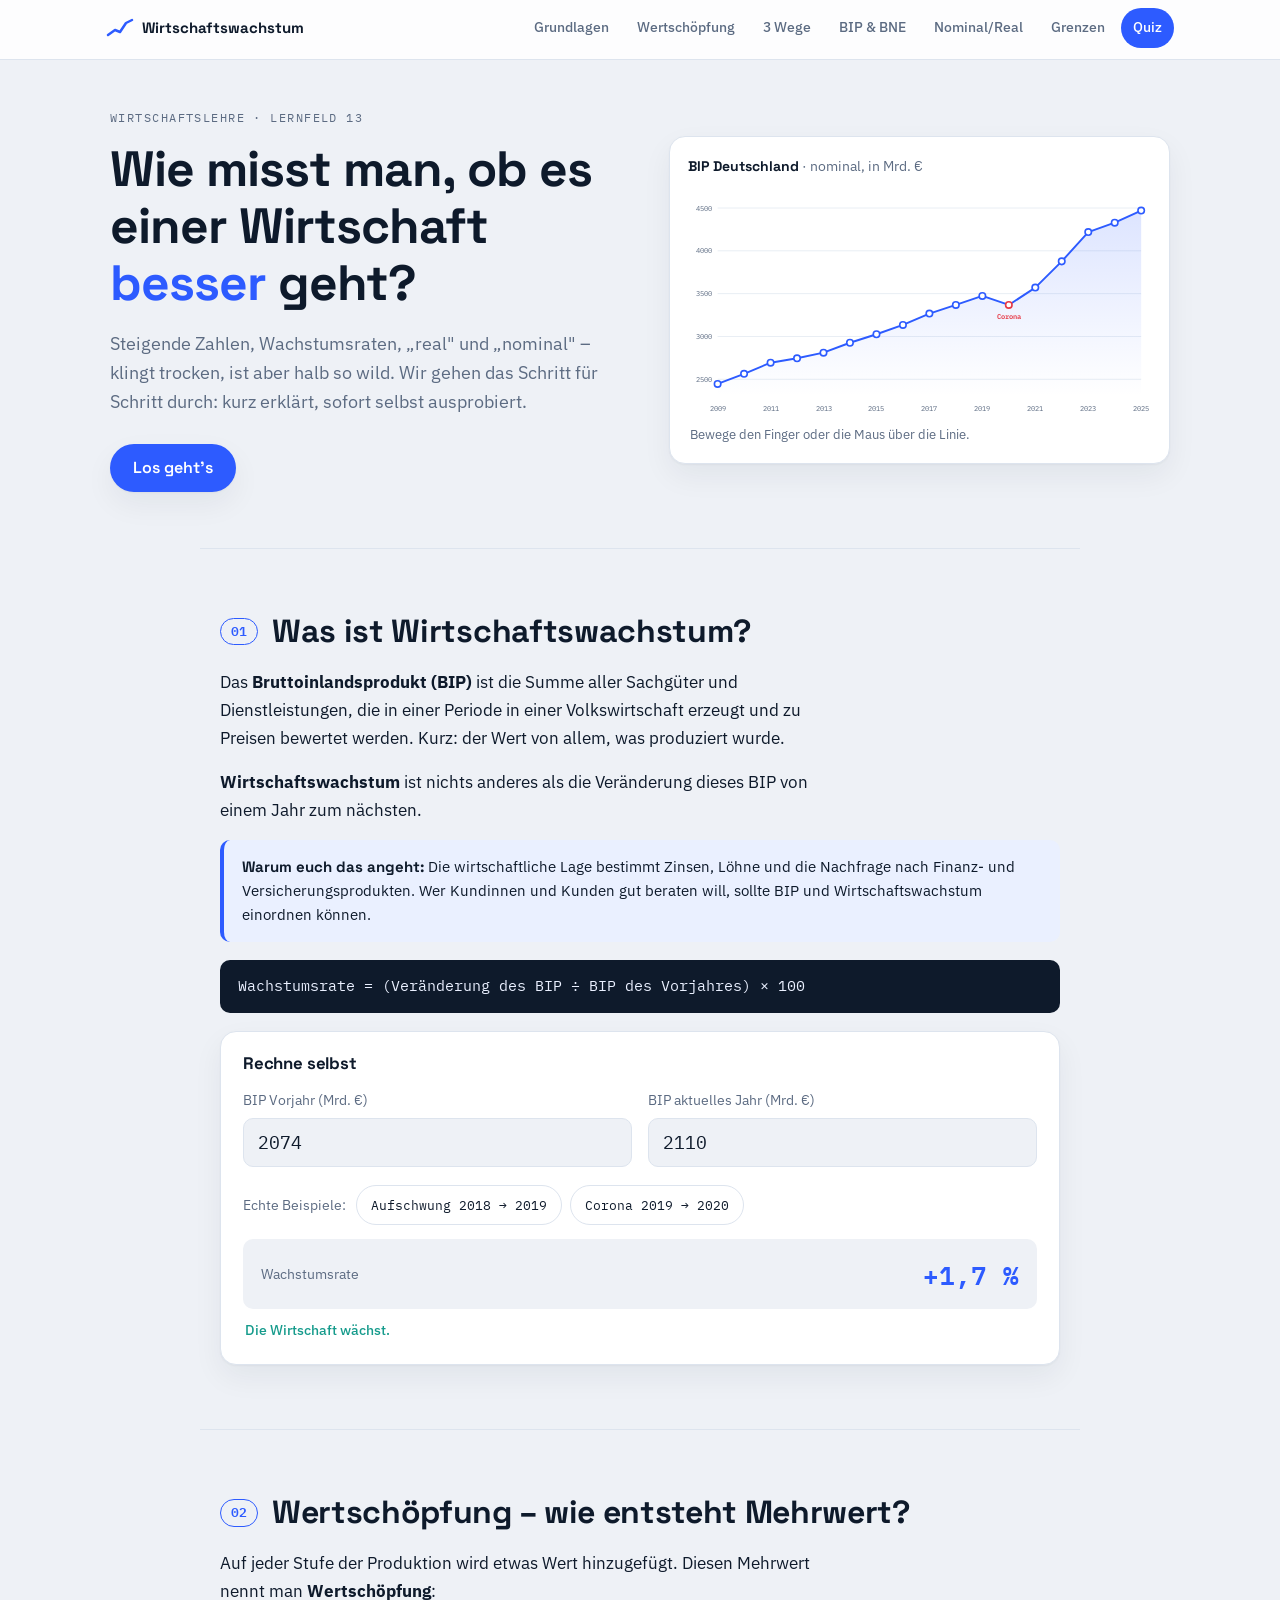
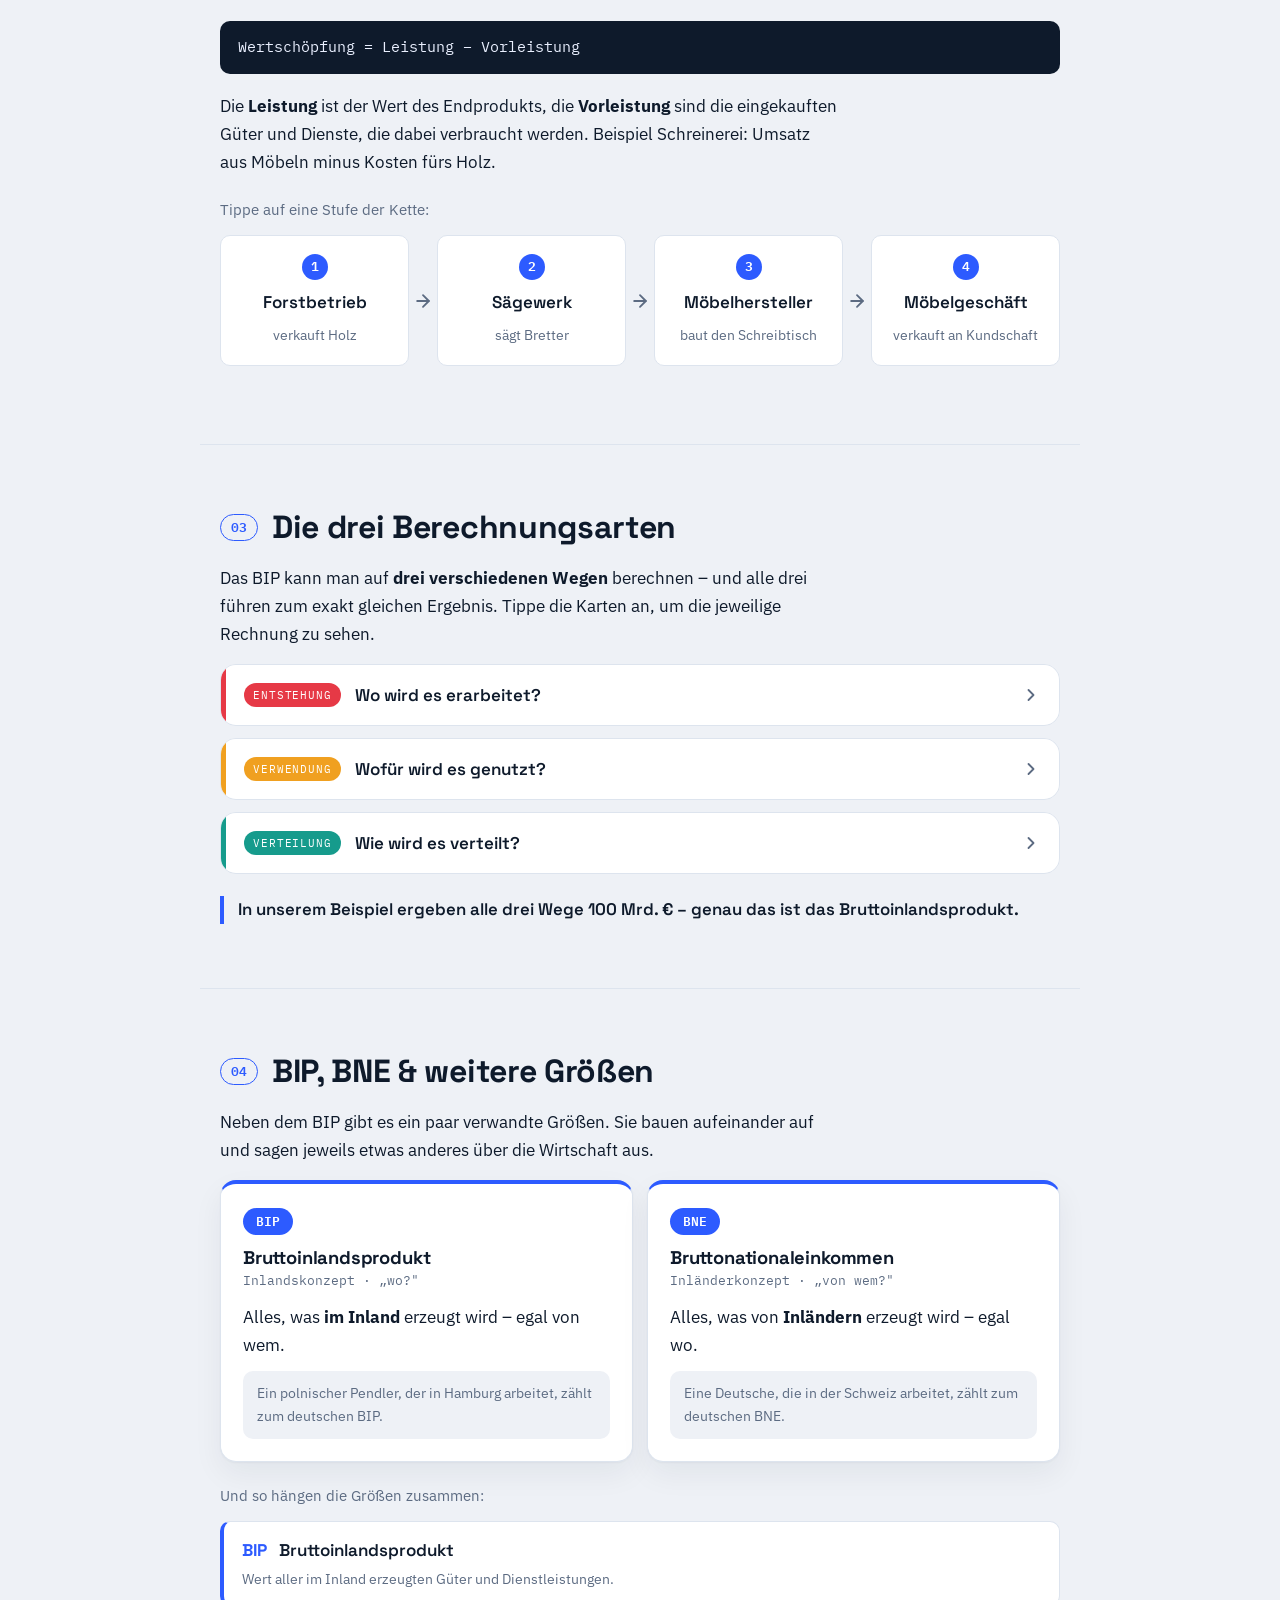
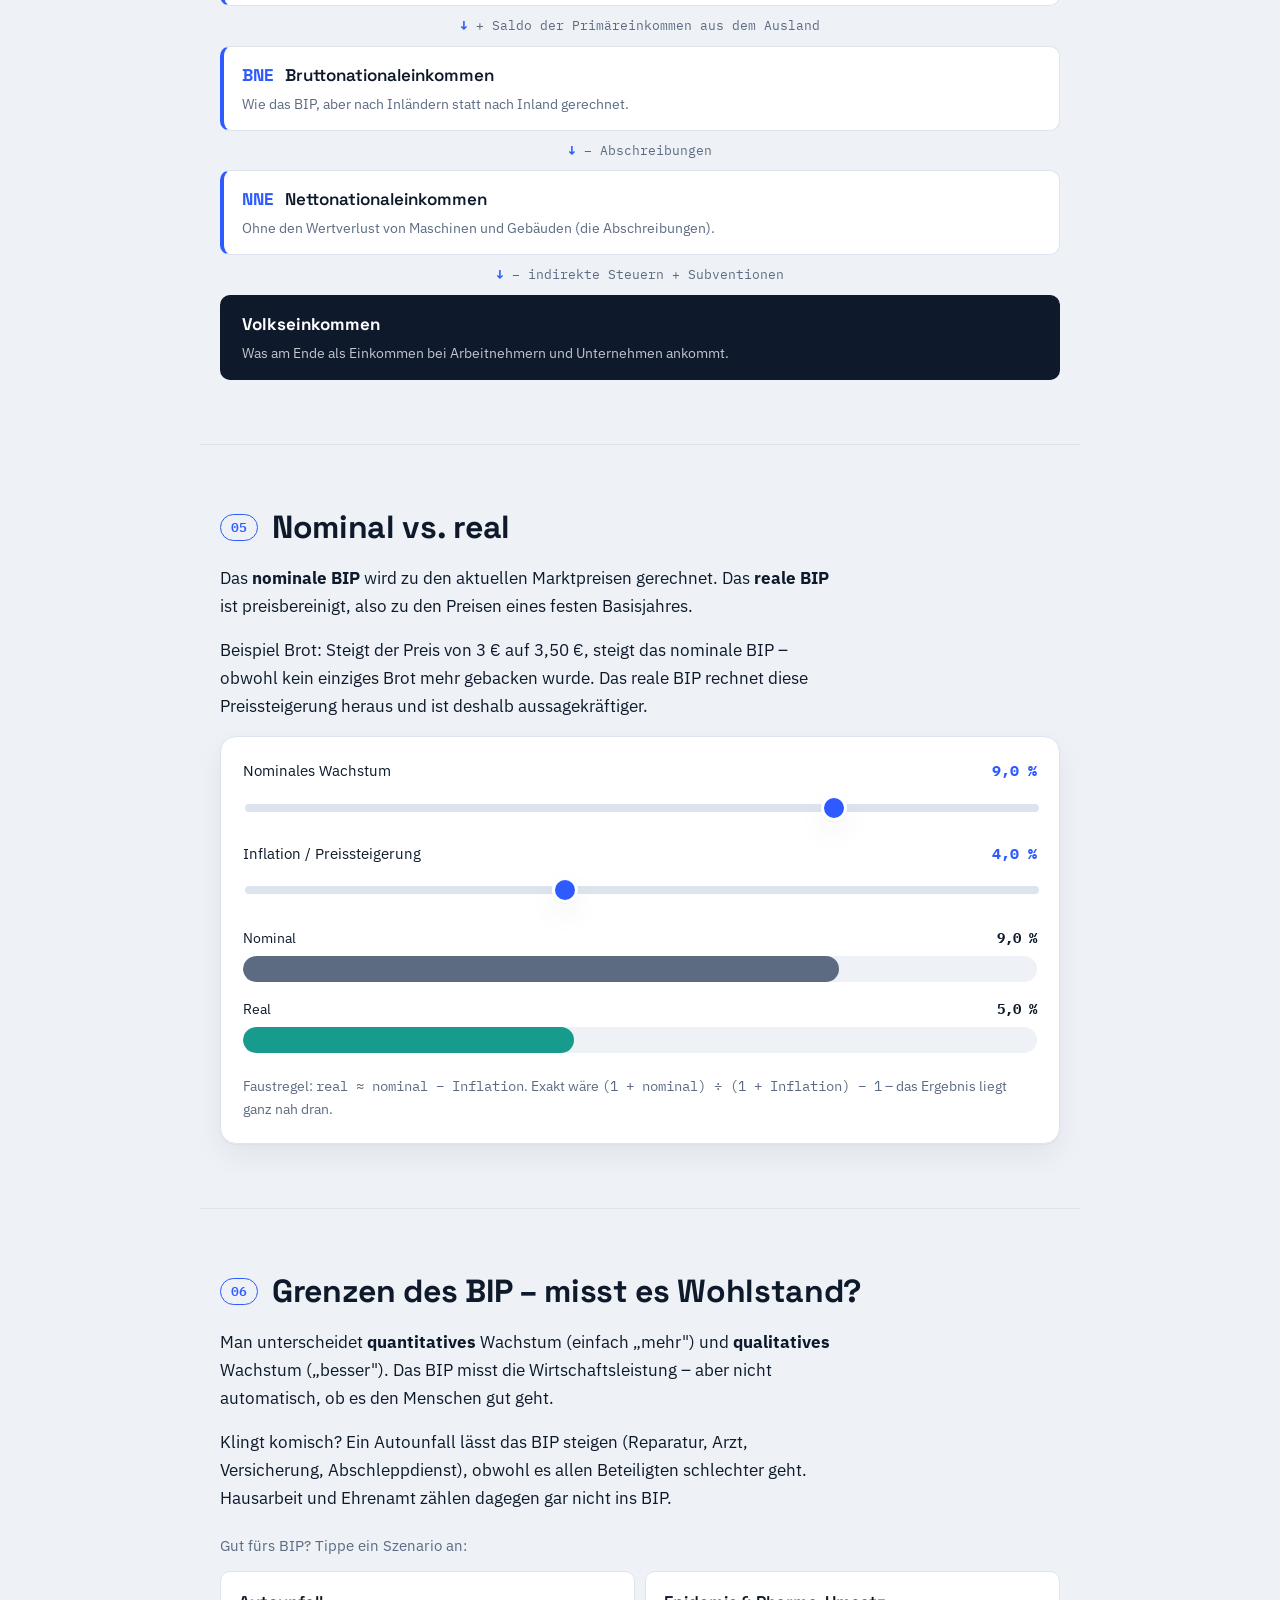
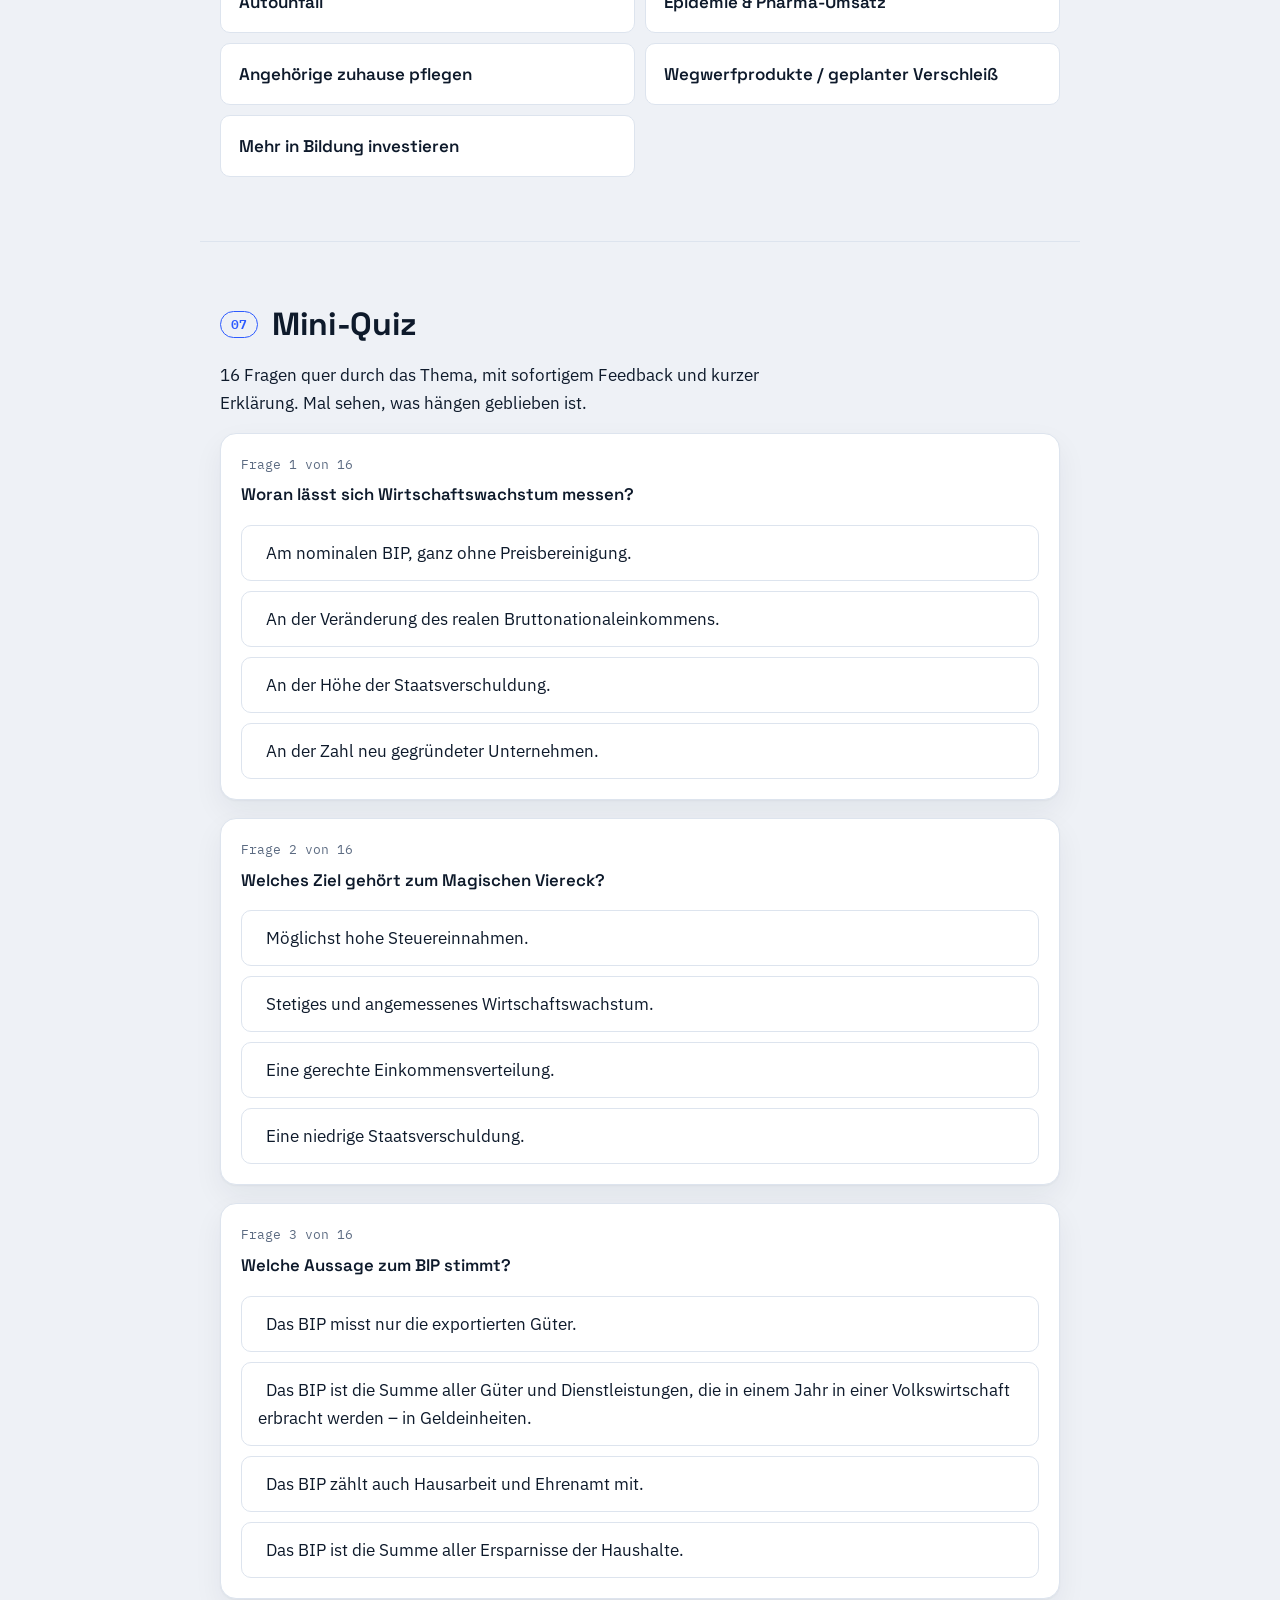
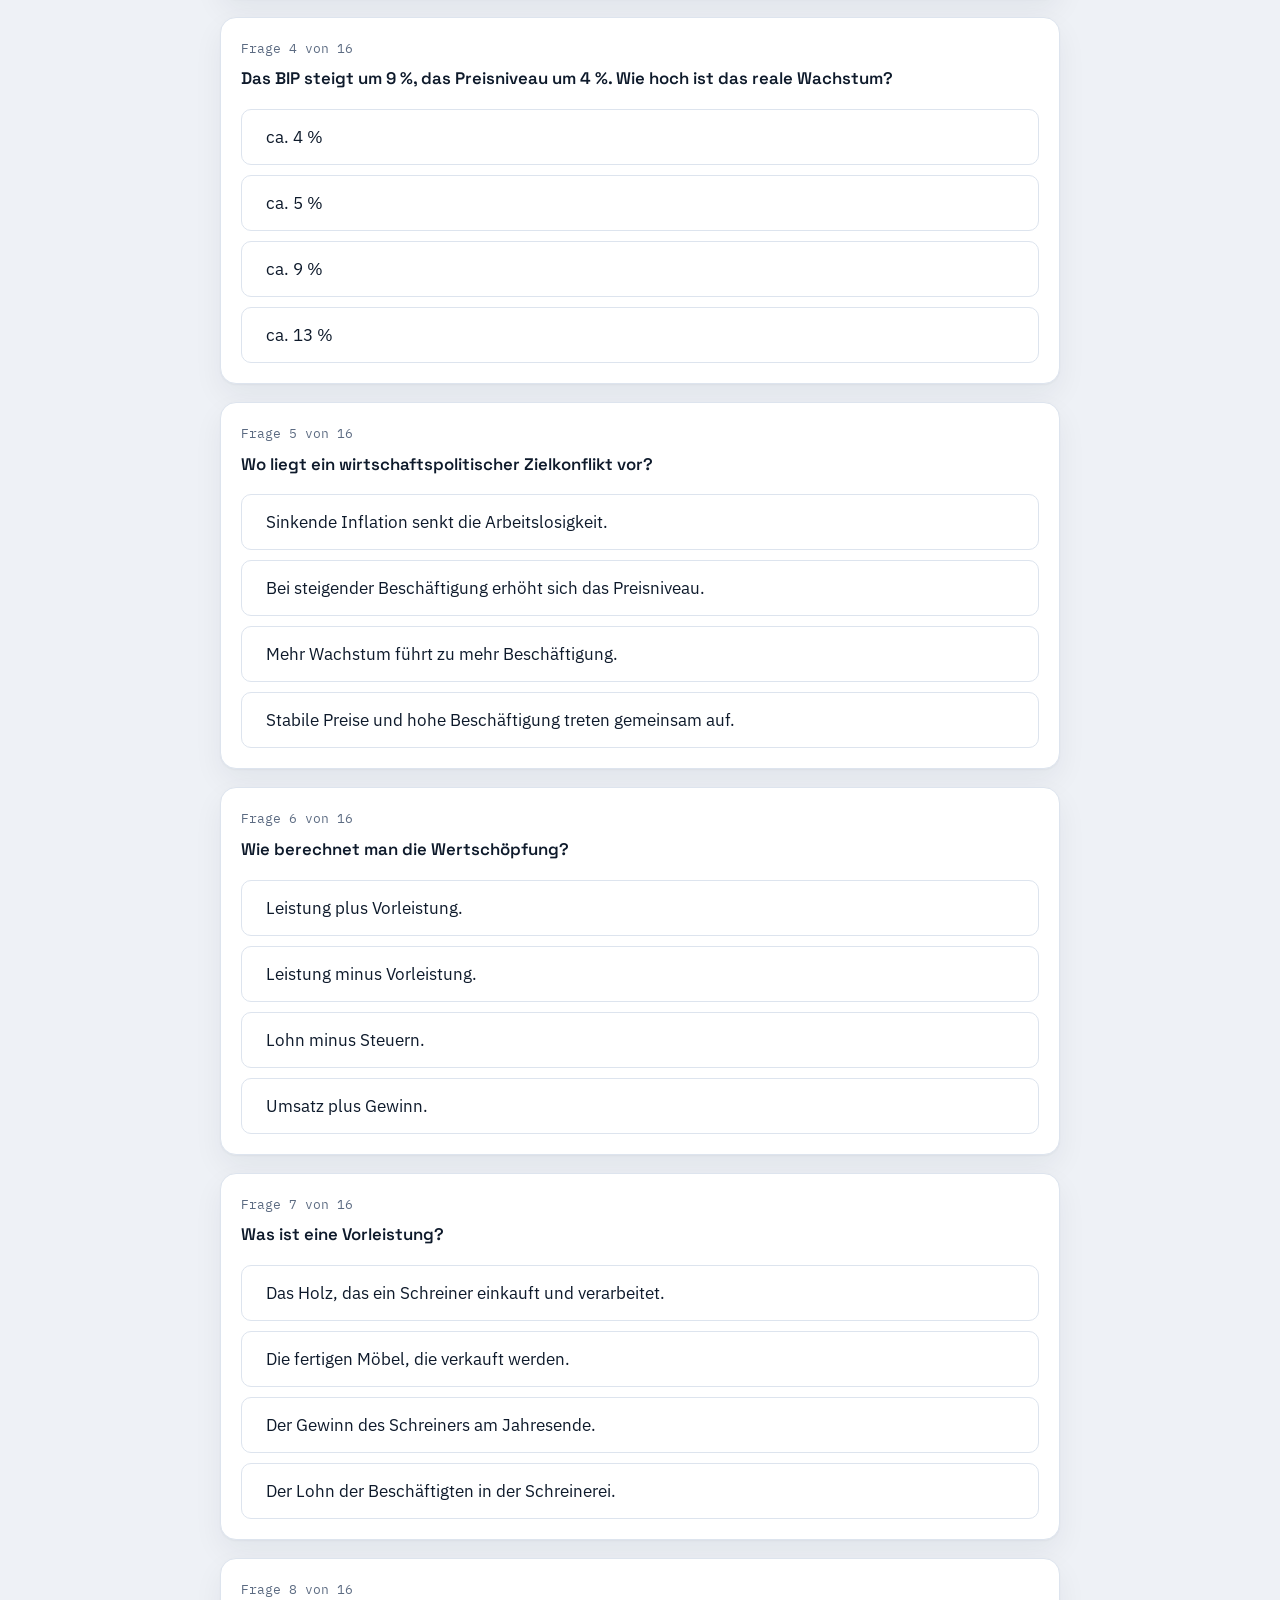
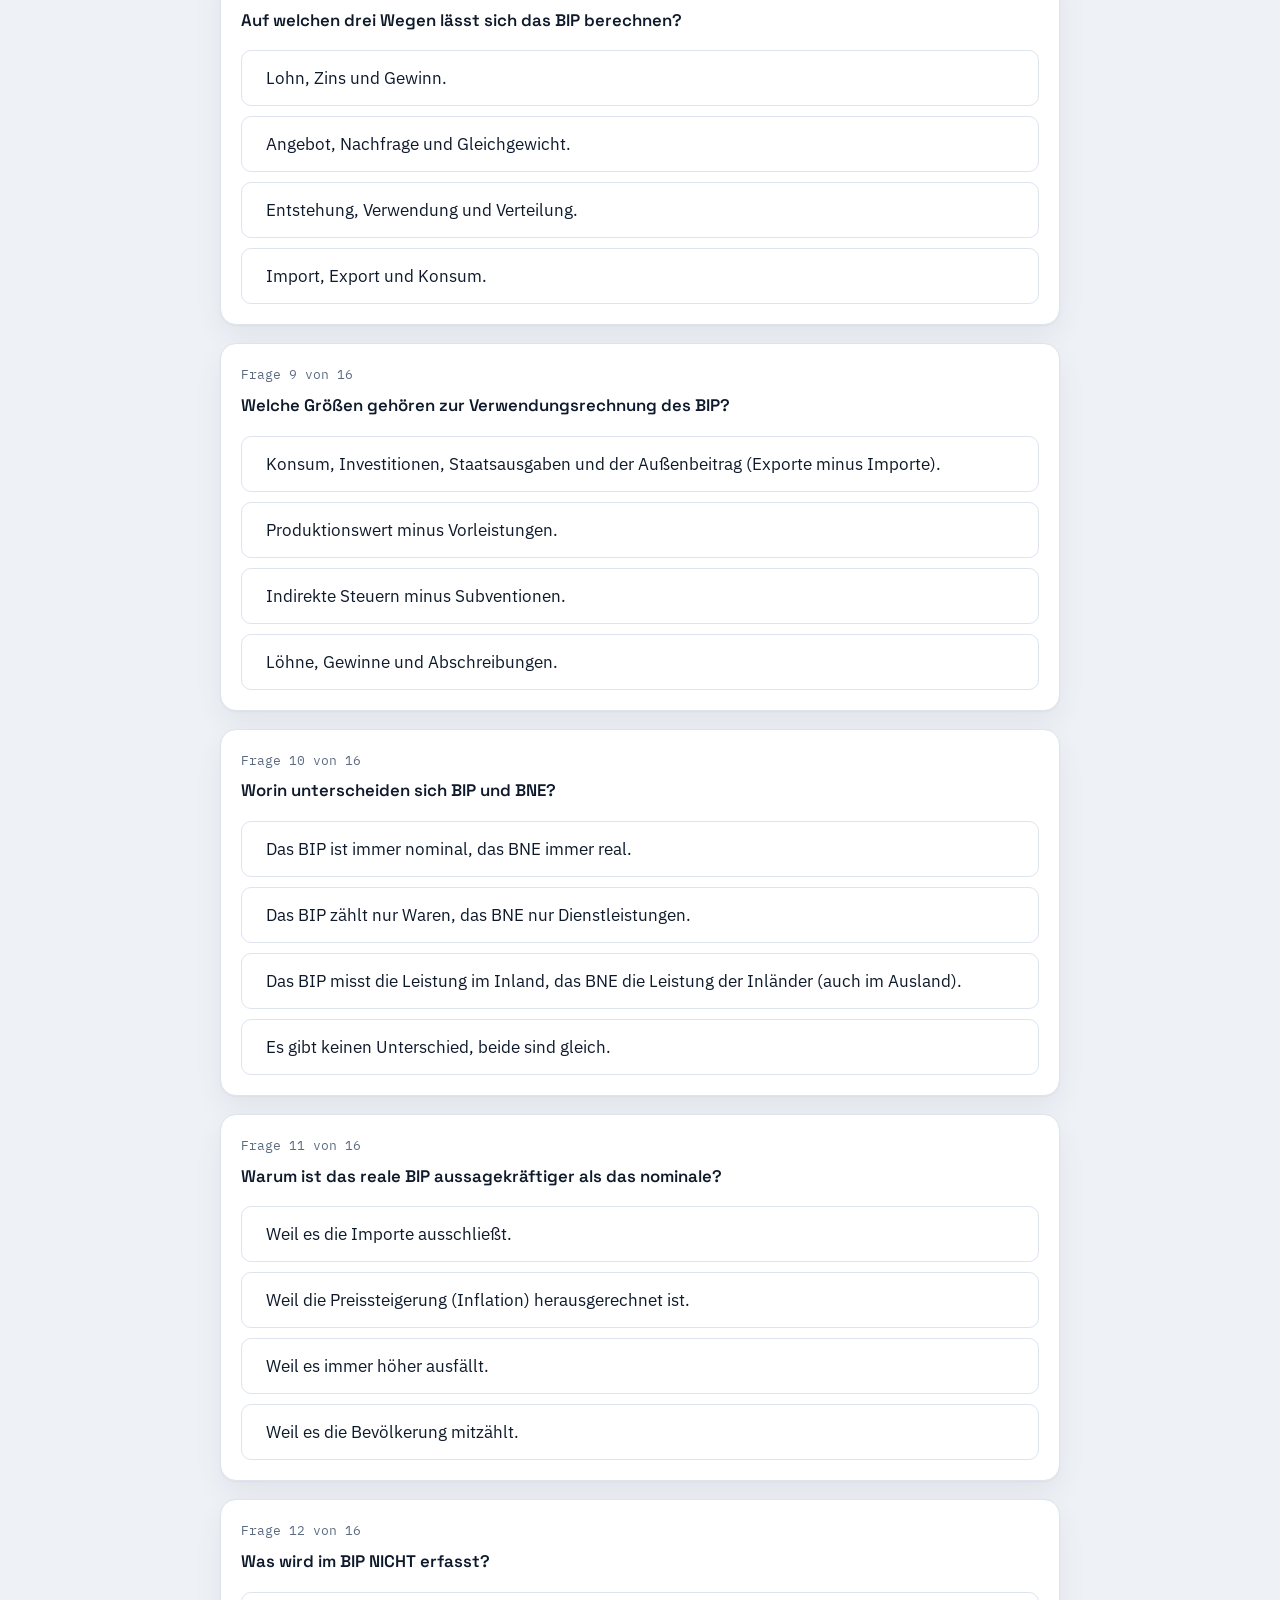
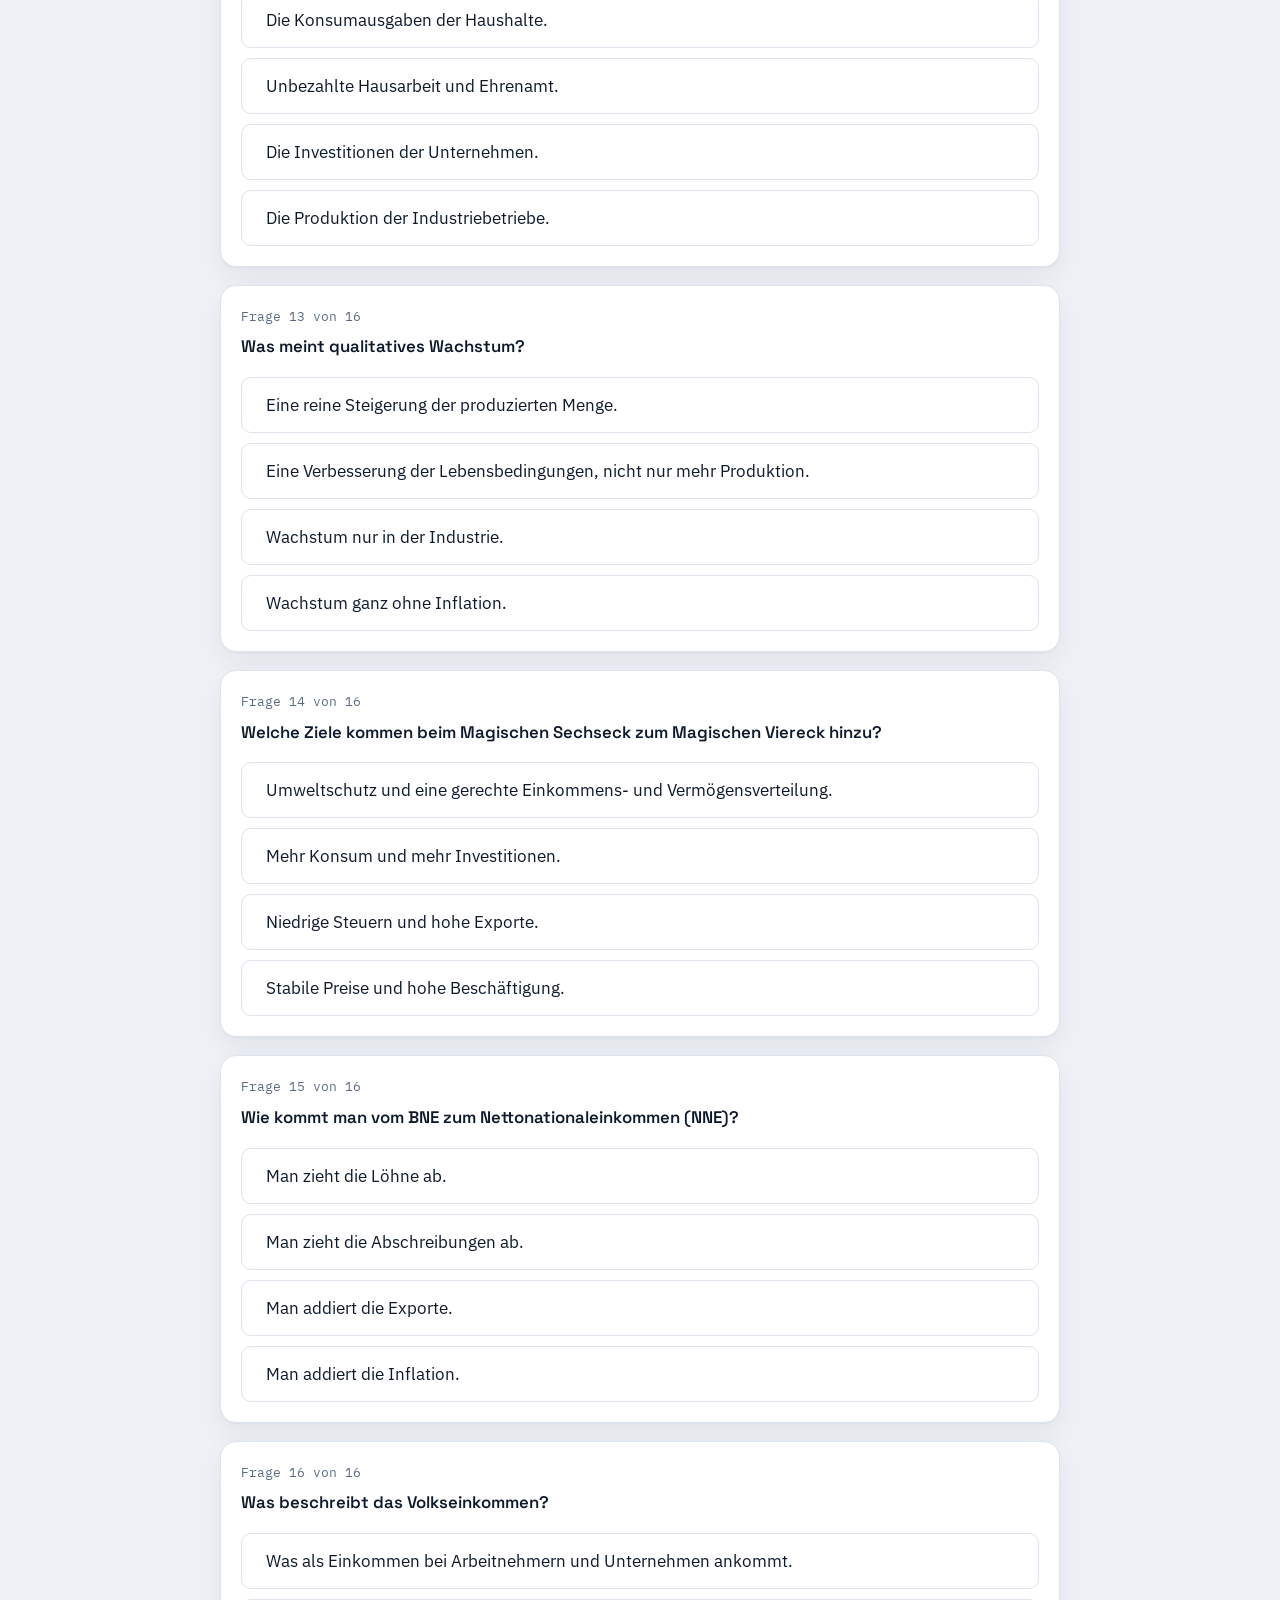
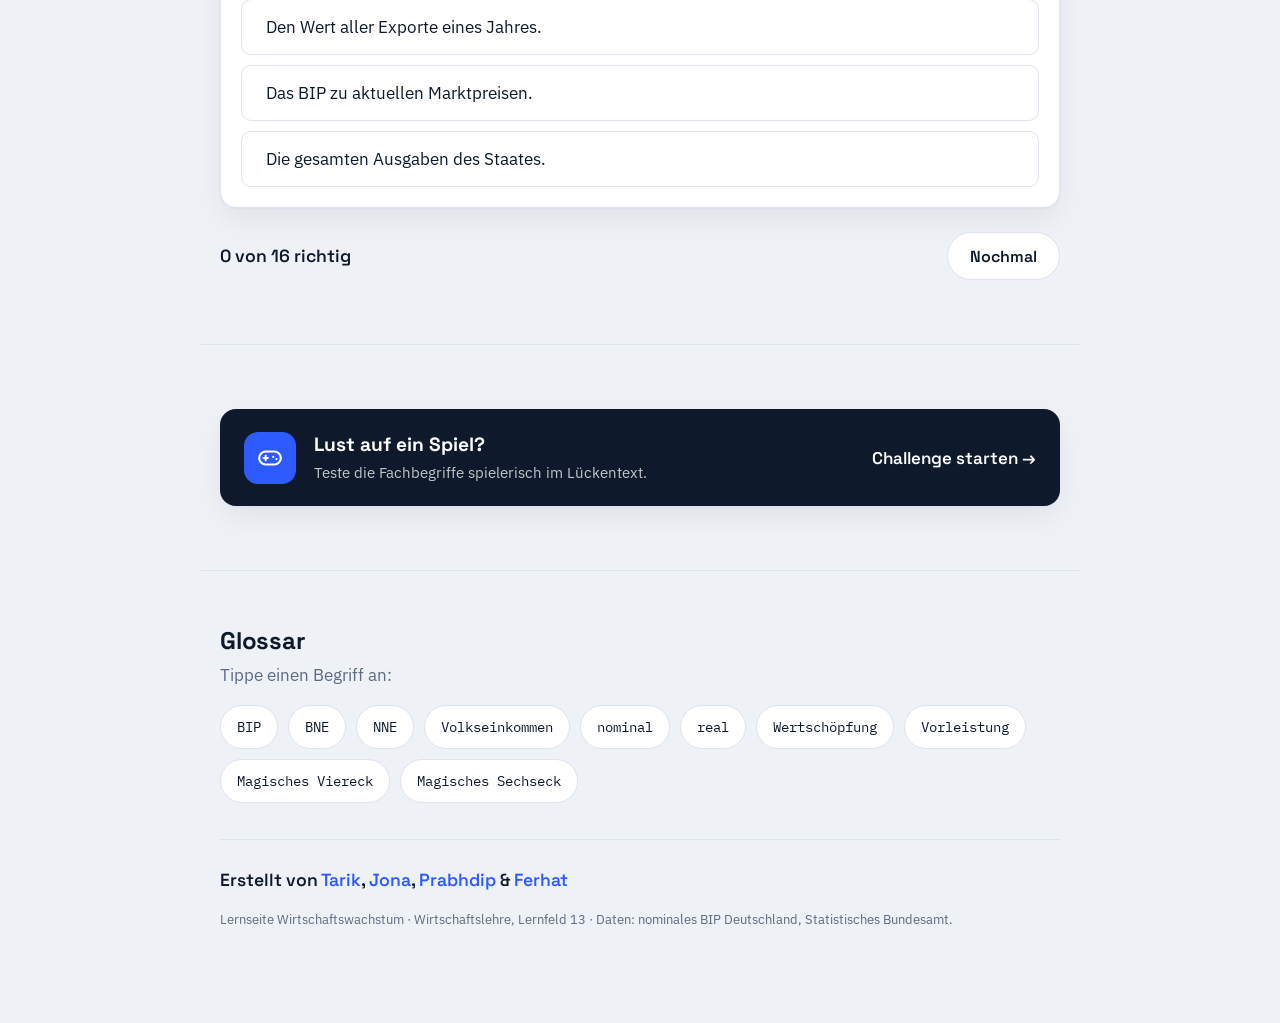
<file: index.html>
<!doctype html>
<html lang="de">
  <head>
    <meta charset="utf-8" />
    <meta name="viewport" content="width=device-width, initial-scale=1" />
    <title>Wirtschaftswachstum verstehen | Lernfeld 13</title>
    <meta
      name="description"
      content="Interaktive Lernseite zum Thema Wirtschaftswachstum: BIP, Wertschöpfung, nominal vs. real, Grenzen des BIP und ein Mini-Quiz."
    />

    <!-- Google Fonts: Space Grotesk (Display), IBM Plex Sans (Text), IBM Plex Mono (Zahlen) -->
    <link rel="preconnect" href="https://fonts.googleapis.com" />
    <link rel="preconnect" href="https://fonts.gstatic.com" crossorigin />
    <link
      href="https://fonts.googleapis.com/css2?family=IBM+Plex+Mono:wght@400;500;600&family=IBM+Plex+Sans:wght@400;500;600;700&family=Space+Grotesk:wght@500;600;700&display=swap"
      rel="stylesheet"
    />

    <link rel="stylesheet" href="style.css" />
  </head>
  <body>
    <!-- Tastatur-Sprunglink: erste Tab-Station, sonst unsichtbar -->
    <a class="skip-link" href="#main">Zum Inhalt springen</a>

    <!-- ===================== STICKY NAVIGATION ===================== -->
    <header class="nav" id="nav">
      <div class="nav__inner">
        <a class="nav__brand" href="#hero">
          <!-- Mini-Wachstumskurve als Logo-Motiv -->
          <svg class="nav__spark" viewBox="0 0 28 20" aria-hidden="true">
            <polyline points="2,17 9,12 14,14 20,5 26,2" />
          </svg>
          <span>Wirtschafts­wachstum</span>
        </a>

        <nav class="nav__links" aria-label="Abschnitte">
          <a href="#was-ist">Grundlagen</a>
          <a href="#wertschoepfung">Wertschöpfung</a>
          <a href="#berechnungsarten">3 Wege</a>
          <a href="#groessen">BIP &amp; BNE</a>
          <a href="#nominal-real">Nominal/Real</a>
          <a href="#grenzen">Grenzen</a>
          <a href="#quiz">Quiz</a>
        </nav>
      </div>
      <!-- Fortschrittsbalken: wächst beim Scrollen mit -->
      <div class="progress" role="presentation"><span class="progress__bar" id="progressBar"></span></div>
    </header>

    <main id="main">
      <!-- ===================== 0) HERO ===================== -->
      <section class="hero" id="hero">
        <div class="hero__grid">
          <div class="hero__intro">
            <p class="eyebrow">Wirtschaftslehre · Lernfeld 13</p>
            <h1 class="hero__title">
              Wie misst man, ob es einer Wirtschaft <span class="accent">besser</span> geht?
            </h1>
            <p class="lead">
              Steigende Zahlen, Wachstumsraten, „real" und „nominal" – klingt
              trocken, ist aber halb so wild. Wir gehen das Schritt für Schritt
              durch: kurz erklärt, sofort selbst ausprobiert.
            </p>
            <a class="btn btn--primary" href="#was-ist">Los geht's</a>
          </div>

          <!-- Signature: animierte Wachstumskurve (per JS gezeichnet) -->
          <figure class="chartcard" aria-label="Entwicklung des nominalen Bruttoinlandsprodukts in Deutschland von 2009 bis 2025">
            <figcaption class="chartcard__cap">
              <strong>BIP Deutschland</strong> · nominal, in Mrd. €
            </figcaption>
            <div class="chartcard__plot" id="heroChart"></div>
            <p class="chartcard__hint" id="heroChartHint">Bewege den Finger oder die Maus über die Linie.</p>
          </figure>
        </div>
      </section>

      <!-- ===================== 1) GRUNDLAGEN ===================== -->
      <section class="section" id="was-ist">
        <div class="section__head">
          <span class="step">01</span>
          <h2>Was ist Wirtschaftswachstum?</h2>
        </div>
        <p class="text">
          Das <strong>Bruttoinlandsprodukt (BIP)</strong> ist die Summe aller
          Sachgüter und Dienstleistungen, die in einer Periode in einer
          Volkswirtschaft erzeugt und zu Preisen bewertet werden. Kurz: der Wert
          von allem, was produziert wurde.
        </p>
        <p class="text">
          <strong>Wirtschaftswachstum</strong> ist nichts anderes als die
          Veränderung dieses BIP von einem Jahr zum nächsten.
        </p>

        <div class="callout">
          <strong>Warum euch das angeht:</strong> Die wirtschaftliche Lage
          bestimmt Zinsen, Löhne und die Nachfrage nach Finanz- und
          Versicherungsprodukten. Wer Kundinnen und Kunden gut beraten will,
          sollte BIP und Wirtschaftswachstum einordnen können.
        </div>

        <div class="formula">
          Wachstumsrate = (Veränderung des BIP ÷ BIP des Vorjahres) × 100
        </div>

        <!-- INTERAKTION: Wachstumsraten-Rechner -->
        <div class="card calc" aria-label="Wachstumsraten-Rechner">
          <h3 class="card__title">Rechne selbst</h3>
          <div class="calc__row">
            <label class="field">
              <span>BIP Vorjahr (Mrd. €)</span>
              <input type="number" id="calcPrev" value="2074" inputmode="decimal" />
            </label>
            <label class="field">
              <span>BIP aktuelles Jahr (Mrd. €)</span>
              <input type="number" id="calcCurr" value="2110" inputmode="decimal" />
            </label>
          </div>
          <!-- Echte Beispiele aus der BIP-Reihe oben: positiv und negativ -->
          <div class="calc__examples">
            <span class="calc__exlabel">Echte Beispiele:</span>
            <button class="exbtn exbtn--up" type="button" data-prev="3368" data-curr="3473">
              Aufschwung 2018 → 2019
            </button>
            <button class="exbtn exbtn--down" type="button" data-prev="3473" data-curr="3368">
              Corona 2019 → 2020
            </button>
          </div>

          <div class="calc__out">
            <span class="calc__label">Wachstumsrate</span>
            <span class="calc__value" id="calcResult" aria-live="polite">+1,7 %</span>
          </div>
          <p class="calc__status" id="calcStatus" aria-live="polite">Die Wirtschaft wächst.</p>
        </div>
      </section>

      <!-- ===================== 2) WERTSCHÖPFUNG ===================== -->
      <section class="section" id="wertschoepfung">
        <div class="section__head">
          <span class="step">02</span>
          <h2>Wertschöpfung – wie entsteht Mehrwert?</h2>
        </div>
        <p class="text">
          Auf jeder Stufe der Produktion wird etwas Wert hinzugefügt. Diesen
          Mehrwert nennt man <strong>Wertschöpfung</strong>:
        </p>
        <div class="formula">Wertschöpfung = Leistung − Vorleistung</div>
        <p class="text">
          Die <strong>Leistung</strong> ist der Wert des Endprodukts, die
          <strong>Vorleistung</strong> sind die eingekauften Güter und Dienste,
          die dabei verbraucht werden. Beispiel Schreinerei: Umsatz aus Möbeln
          minus Kosten fürs Holz.
        </p>

        <!-- INTERAKTION: anklickbare Wertschöpfungskette -->
        <p class="hint-tap">Tippe auf eine Stufe der Kette:</p>
        <div class="chain" id="chain"></div>
        <div class="chain__detail" id="chainDetail" aria-live="polite"></div>
        <div class="chain__sum" id="chainSum" hidden></div>
      </section>

      <!-- ===================== 3) DREI BERECHNUNGSARTEN ===================== -->
      <section class="section" id="berechnungsarten">
        <div class="section__head">
          <span class="step">03</span>
          <h2>Die drei Berechnungsarten</h2>
        </div>
        <p class="text">
          Das BIP kann man auf <strong>drei verschiedenen Wegen</strong>
          berechnen – und alle drei führen zum exakt gleichen Ergebnis. Tippe
          die Karten an, um die jeweilige Rechnung zu sehen.
        </p>

        <!-- INTERAKTION: 3 aufklappbare Karten (per JS gefüllt) -->
        <div class="methods" id="methods"></div>

        <p class="punchline">In unserem Beispiel ergeben alle drei Wege 100 Mrd. € – genau das ist das Bruttoinlandsprodukt.</p>
      </section>

      <!-- ===================== 4) BIP, BNE & WEITERE GRÖSSEN ===================== -->
      <section class="section" id="groessen">
        <div class="section__head">
          <span class="step">04</span>
          <h2>BIP, BNE &amp; weitere Größen</h2>
        </div>
        <p class="text">
          Neben dem BIP gibt es ein paar verwandte Größen. Sie bauen aufeinander
          auf und sagen jeweils etwas anderes über die Wirtschaft aus.
        </p>

        <!-- BIP vs. BNE: Inland gegen Inländer -->
        <div class="vs">
          <article class="vs__card">
            <span class="vs__tag">BIP</span>
            <h3>Bruttoinlandsprodukt</h3>
            <p class="vs__concept">Inlandskonzept · „wo?"</p>
            <p class="vs__desc">Alles, was <strong>im Inland</strong> erzeugt wird – egal von wem.</p>
            <p class="vs__ex">Ein polnischer Pendler, der in Hamburg arbeitet, zählt zum deutschen BIP.</p>
          </article>
          <article class="vs__card">
            <span class="vs__tag">BNE</span>
            <h3>Bruttonationaleinkommen</h3>
            <p class="vs__concept">Inländerkonzept · „von wem?"</p>
            <p class="vs__desc">Alles, was von <strong>Inländern</strong> erzeugt wird – egal wo.</p>
            <p class="vs__ex">Eine Deutsche, die in der Schweiz arbeitet, zählt zum deutschen BNE.</p>
          </article>
        </div>

        <!-- Einkommens-Treppe: BIP -> BNE -> NNE -> Volkseinkommen -->
        <p class="hint-tap">Und so hängen die Größen zusammen:</p>
        <div class="stairs">
          <div class="stair">
            <p class="stair__name"><b>BIP</b> Bruttoinlandsprodukt</p>
            <p class="stair__desc">Wert aller im Inland erzeugten Güter und Dienstleistungen.</p>
          </div>
          <p class="stair__op">+ Saldo der Primäreinkommen aus dem Ausland</p>
          <div class="stair">
            <p class="stair__name"><b>BNE</b> Bruttonationaleinkommen</p>
            <p class="stair__desc">Wie das BIP, aber nach Inländern statt nach Inland gerechnet.</p>
          </div>
          <p class="stair__op">− Abschreibungen</p>
          <div class="stair">
            <p class="stair__name"><b>NNE</b> Nettonationaleinkommen</p>
            <p class="stair__desc">Ohne den Wertverlust von Maschinen und Gebäuden (die Abschreibungen).</p>
          </div>
          <p class="stair__op">− indirekte Steuern + Subventionen</p>
          <div class="stair stair--goal">
            <p class="stair__name"><b>Volkseinkommen</b></p>
            <p class="stair__desc">Was am Ende als Einkommen bei Arbeitnehmern und Unternehmen ankommt.</p>
          </div>
        </div>
      </section>

      <!-- ===================== 5) NOMINAL VS. REAL ===================== -->
      <section class="section" id="nominal-real">
        <div class="section__head">
          <span class="step">05</span>
          <h2>Nominal vs. real</h2>
        </div>
        <p class="text">
          Das <strong>nominale BIP</strong> wird zu den aktuellen Marktpreisen
          gerechnet. Das <strong>reale BIP</strong> ist preisbereinigt, also zu
          den Preisen eines festen Basisjahres.
        </p>
        <p class="text">
          Beispiel Brot: Steigt der Preis von 3 € auf 3,50 €, steigt das
          nominale BIP – obwohl kein einziges Brot mehr gebacken wurde. Das
          reale BIP rechnet diese Preissteigerung heraus und ist deshalb
          aussagekräftiger.
        </p>

        <!-- INTERAKTION: zwei Slider + Balkenvergleich -->
        <div class="card sim" aria-label="Simulation nominales und reales Wachstum">
          <div class="sim__controls">
            <label class="slider">
              <span class="slider__label">
                Nominales Wachstum <b id="nomVal" class="mono">9 %</b>
              </span>
              <input type="range" id="nomSlider" min="0" max="12" step="0.5" value="9" />
            </label>
            <label class="slider">
              <span class="slider__label">
                Inflation / Preissteigerung <b id="infVal" class="mono">4 %</b>
              </span>
              <input type="range" id="infSlider" min="0" max="10" step="0.5" value="4" />
            </label>
          </div>

          <div class="bars">
            <div class="bar">
              <div class="bar__head"><span>Nominal</span><b class="mono" id="barNomLabel">9 %</b></div>
              <div class="bar__track"><div class="bar__fill bar__fill--nom" id="barNom"></div></div>
            </div>
            <div class="bar">
              <div class="bar__head"><span>Real</span><b class="mono" id="barRealLabel">5 %</b></div>
              <div class="bar__track"><div class="bar__fill bar__fill--real" id="barReal"></div></div>
            </div>
          </div>

          <p class="sim__note">
            Faustregel: <span class="mono">real ≈ nominal − Inflation</span>.
            Exakt wäre <span class="mono">(1 + nominal) ÷ (1 + Inflation) − 1</span>
            – das Ergebnis liegt ganz nah dran.
          </p>
        </div>
      </section>

      <!-- ===================== 5) GRENZEN DES BIP ===================== -->
      <section class="section" id="grenzen">
        <div class="section__head">
          <span class="step">06</span>
          <h2>Grenzen des BIP – misst es Wohlstand?</h2>
        </div>
        <p class="text">
          Man unterscheidet <strong>quantitatives</strong> Wachstum (einfach
          „mehr") und <strong>qualitatives</strong> Wachstum („besser"). Das BIP
          misst die Wirtschaftsleistung – aber nicht automatisch, ob es den
          Menschen gut geht.
        </p>
        <p class="text">
          Klingt komisch? Ein Autounfall lässt das BIP steigen (Reparatur, Arzt,
          Versicherung, Abschleppdienst), obwohl es allen Beteiligten schlechter
          geht. Hausarbeit und Ehrenamt zählen dagegen gar nicht ins BIP.
        </p>

        <!-- INTERAKTION: Szenario-Karten "Gut fürs BIP?" -->
        <p class="hint-tap">Gut fürs BIP? Tippe ein Szenario an:</p>
        <div class="scenarios" id="scenarios"></div>
      </section>

      <!-- ===================== 6) MINI-QUIZ ===================== -->
      <section class="section" id="quiz">
        <div class="section__head">
          <span class="step">07</span>
          <h2>Mini-Quiz</h2>
        </div>
        <p class="text">
          16 Fragen quer durch das Thema, mit sofortigem Feedback und kurzer
          Erklärung. Mal sehen, was hängen geblieben ist.
        </p>

        <div class="quiz" id="quizList"></div>

        <div class="quiz__bar">
          <p class="quiz__score" id="quizScore" aria-live="polite">0 von 16 richtig</p>
          <button class="btn btn--ghost" id="quizReset" type="button">Nochmal</button>
        </div>
      </section>

      <!-- Aufruf zum Lückentext-Spiel (eigene Seite) -->
      <section class="section">
        <a class="gamecta" href="lueckentext.html">
          <span class="gamecta__icon" aria-hidden="true">
            <svg width="26" height="26" viewBox="0 0 24 24" fill="none" stroke="currentColor" stroke-width="2" stroke-linecap="round" stroke-linejoin="round"><path d="M6 12h4"/><path d="M8 10v4"/><path d="M15 11h.01"/><path d="M18 13h.01"/><rect width="20" height="12" x="2" y="6" rx="6"/></svg>
          </span>
          <span class="gamecta__text">
            <strong>Lust auf ein Spiel?</strong>
            Teste die Fachbegriffe spielerisch im Lückentext.
          </span>
          <span class="gamecta__cta">Challenge starten →</span>
        </a>
      </section>
    </main>

    <!-- ===================== 7) GLOSSAR (FOOTER) ===================== -->
    <footer class="footer" id="glossar">
      <h2 class="footer__title">Glossar</h2>
      <p class="text text--muted">Tippe einen Begriff an:</p>
      <div class="chips" id="chips"></div>
      <div class="chips__def" id="chipDef" aria-live="polite" hidden></div>

      <p class="footer__authors">
        Erstellt von <span>Tarik</span>, <span>Jona</span>, <span>Prabhdip</span> &amp; <span>Ferhat</span>
      </p>
      <p class="footer__meta">
        Lernseite Wirtschaftswachstum · Wirtschaftslehre, Lernfeld 13 ·
        Daten: nominales BIP Deutschland, Statistisches Bundesamt.
      </p>
    </footer>

    <script src="script.js"></script>
  </body>
</html>
</file>
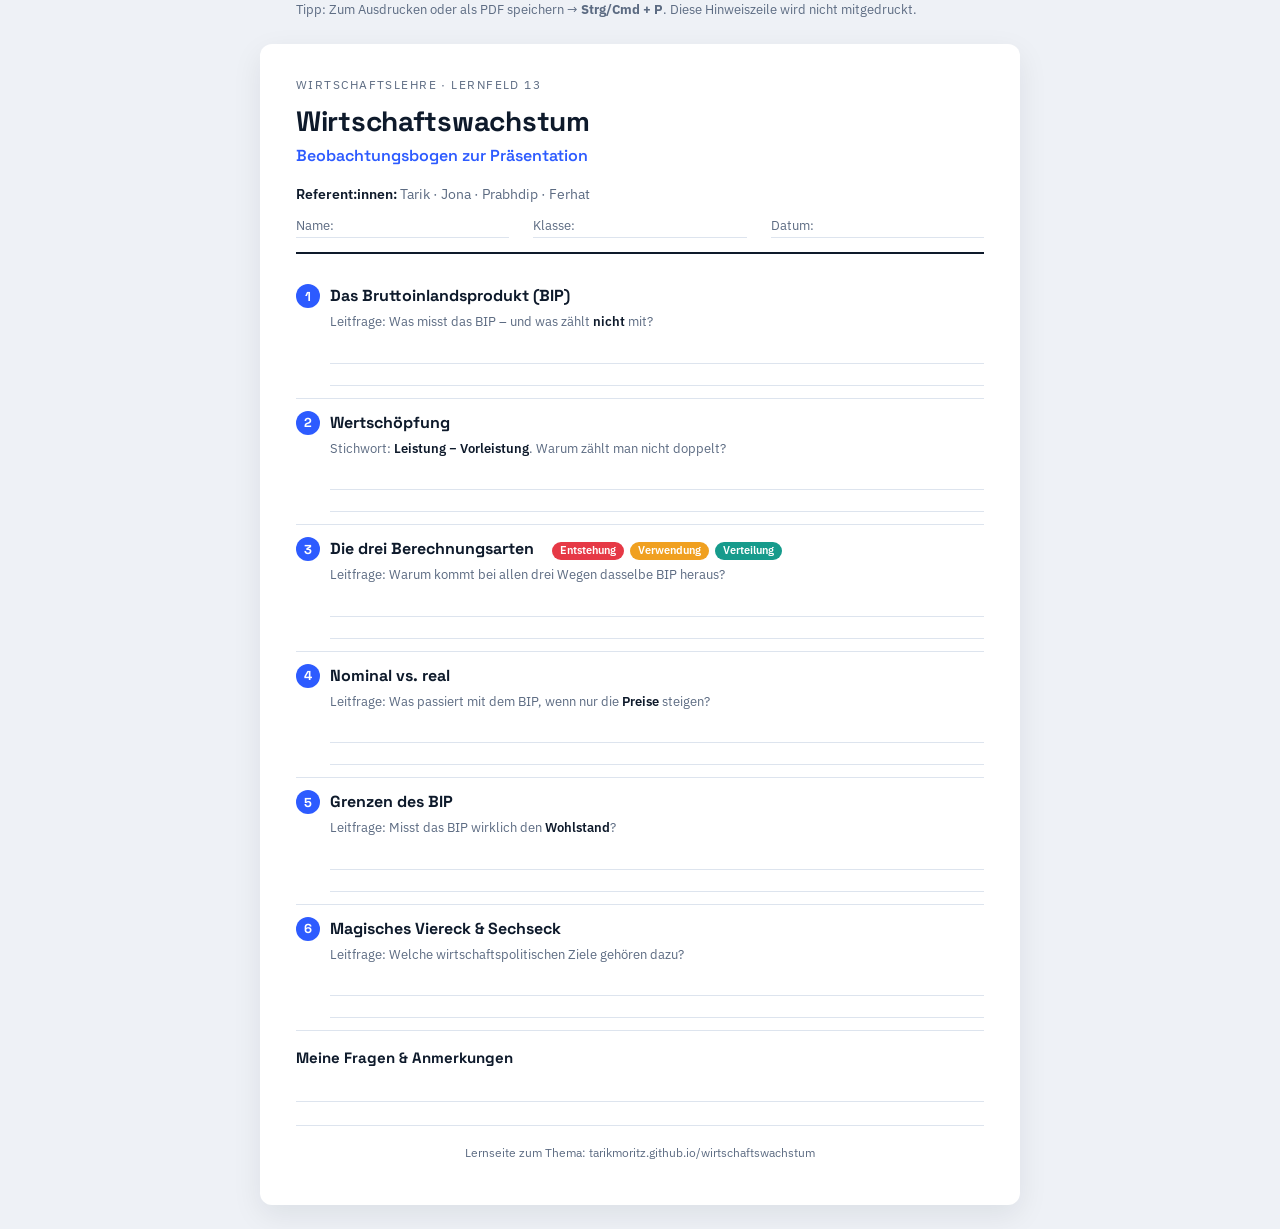
<file: Beobachtungsbogen.html>
<!doctype html>
<html lang="de">
  <head>
    <meta charset="utf-8" />
    <meta name="viewport" content="width=device-width, initial-scale=1" />
    <title>Beobachtungsbogen – Wirtschaftswachstum</title>
    <link rel="preconnect" href="https://fonts.googleapis.com" />
    <link rel="preconnect" href="https://fonts.gstatic.com" crossorigin />
    <link
      href="https://fonts.googleapis.com/css2?family=IBM+Plex+Sans:wght@400;500;600;700&family=Space+Grotesk:wght@500;600;700&display=swap"
      rel="stylesheet"
    />
    <style>
      :root {
        --ink: #0e1a2b;
        --muted: #5c6b82;
        --line: #dde4ee;
        --accent: #2d5bff;
        --entstehung: #e63946;
        --verwendung: #f0a020;
        --verteilung: #169b8c;
        --font-display: "Space Grotesk", system-ui, sans-serif;
        --font-text: "IBM Plex Sans", system-ui, sans-serif;
      }
      * { box-sizing: border-box; }
      body {
        margin: 0;
        background: #eef1f6;
        color: var(--ink);
        font-family: var(--font-text);
        line-height: 1.5;
        font-size: 15px;
      }
      .sheet {
        max-width: 760px;
        margin: 24px auto;
        background: #fff;
        padding: 32px 36px;
        border-radius: 12px;
        box-shadow: 0 10px 30px rgba(14, 26, 43, 0.08);
      }
      h1, h2, h3 { font-family: var(--font-display); margin: 0; }

      /* Kopf */
      .head { border-bottom: 2px solid var(--ink); padding-bottom: 14px; margin-bottom: 18px; }
      .eyebrow {
        font-size: 12px; letter-spacing: 0.12em; text-transform: uppercase;
        color: var(--muted); margin: 0 0 6px;
      }
      .head h1 { font-size: 28px; letter-spacing: -0.01em; }
      .head .sub { font-family: var(--font-display); color: var(--accent); font-weight: 600; font-size: 16px; margin-top: 2px; }
      .meta {
        display: flex; flex-wrap: wrap; gap: 6px 24px;
        margin-top: 14px; font-size: 13.5px; color: var(--muted);
      }
      .meta b { color: var(--ink); font-weight: 600; }
      .fields { display: flex; gap: 24px; margin-top: 12px; }
      .fields span { flex: 1; border-bottom: 1px solid var(--line); padding-bottom: 2px; font-size: 13px; color: var(--muted); }

      /* Beobachtungspunkte */
      .block { padding: 12px 0; border-bottom: 1px solid var(--line); break-inside: avoid; }
      .block__top { display: flex; align-items: baseline; gap: 10px; }
      .num {
        font-family: var(--font-display); font-weight: 700; color: #fff;
        background: var(--accent); width: 24px; height: 24px; border-radius: 999px;
        display: inline-grid; place-items: center; font-size: 13px; flex: none;
        align-self: center;
      }
      .block h3 { font-size: 16px; }
      .lead { color: var(--muted); font-size: 13px; margin: 4px 0 10px 34px; }
      .lead .term { color: var(--ink); font-weight: 600; }
      .lines { margin: 0 0 0 34px; }
      .line { border-bottom: 1px solid var(--line); height: 22px; }

      /* kleine Farbtags bei den drei Berechnungsarten */
      .tags { display: inline-flex; gap: 6px; margin-left: 8px; }
      .tag { font-size: 10.5px; font-weight: 600; color: #fff; border-radius: 999px; padding: 1px 8px; }
      .t-e { background: var(--entstehung); }
      .t-v { background: var(--verwendung); }
      .t-d { background: var(--verteilung); }

      .notes { margin-top: 16px; }
      .notes h3 { font-size: 15px; margin-bottom: 8px; }
      .notes .line { height: 24px; margin-left: 0; }

      .foot { margin-top: 18px; font-size: 11.5px; color: var(--muted); text-align: center; }

      .print-hint {
        max-width: 760px; margin: 0 auto 0; padding: 0 36px;
        font-size: 13px; color: var(--muted);
      }

      /* Druck: A4, weiß, kompakt */
      @media print {
        body { background: #fff; font-size: 12px; }
        .sheet { box-shadow: none; margin: 0; max-width: none; padding: 0; border-radius: 0; }
        .print-hint { display: none; }
        .block { padding: 9px 0; }
        @page { size: A4; margin: 16mm; }
      }
    </style>
  </head>
  <body>
    <p class="print-hint">
      Tipp: Zum Ausdrucken oder als PDF speichern → <b>Strg/Cmd + P</b>. Diese
      Hinweiszeile wird nicht mitgedruckt.
    </p>

    <div class="sheet">
      <div class="head">
        <p class="eyebrow">Wirtschaftslehre · Lernfeld 13</p>
        <h1>Wirtschaftswachstum</h1>
        <p class="sub">Beobachtungsbogen zur Präsentation</p>
        <div class="meta">
          <span><b>Referent:innen:</b> Tarik · Jona · Prabhdip · Ferhat</span>
        </div>
        <div class="fields">
          <span>Name:</span>
          <span>Klasse:</span>
          <span>Datum:</span>
        </div>
      </div>

      <div class="block">
        <div class="block__top">
          <span class="num">1</span>
          <h3>Das Bruttoinlandsprodukt (BIP)</h3>
        </div>
        <p class="lead">Leitfrage: Was misst das BIP – und was zählt <span class="term">nicht</span> mit?</p>
        <div class="lines"><div class="line"></div><div class="line"></div></div>
      </div>

      <div class="block">
        <div class="block__top">
          <span class="num">2</span>
          <h3>Wertschöpfung</h3>
        </div>
        <p class="lead">Stichwort: <span class="term">Leistung − Vorleistung</span>. Warum zählt man nicht doppelt?</p>
        <div class="lines"><div class="line"></div><div class="line"></div></div>
      </div>

      <div class="block">
        <div class="block__top">
          <span class="num">3</span>
          <h3>Die drei Berechnungsarten</h3>
          <span class="tags">
            <span class="tag t-e">Entstehung</span>
            <span class="tag t-v">Verwendung</span>
            <span class="tag t-d">Verteilung</span>
          </span>
        </div>
        <p class="lead">Leitfrage: Warum kommt bei allen drei Wegen dasselbe BIP heraus?</p>
        <div class="lines"><div class="line"></div><div class="line"></div></div>
      </div>

      <div class="block">
        <div class="block__top">
          <span class="num">4</span>
          <h3>Nominal vs. real</h3>
        </div>
        <p class="lead">Leitfrage: Was passiert mit dem BIP, wenn nur die <span class="term">Preise</span> steigen?</p>
        <div class="lines"><div class="line"></div><div class="line"></div></div>
      </div>

      <div class="block">
        <div class="block__top">
          <span class="num">5</span>
          <h3>Grenzen des BIP</h3>
        </div>
        <p class="lead">Leitfrage: Misst das BIP wirklich den <span class="term">Wohlstand</span>?</p>
        <div class="lines"><div class="line"></div><div class="line"></div></div>
      </div>

      <div class="block">
        <div class="block__top">
          <span class="num">6</span>
          <h3>Magisches Viereck &amp; Sechseck</h3>
        </div>
        <p class="lead">Leitfrage: Welche wirtschaftspolitischen Ziele gehören dazu?</p>
        <div class="lines"><div class="line"></div><div class="line"></div></div>
      </div>

      <div class="notes">
        <h3>Meine Fragen &amp; Anmerkungen</h3>
        <div class="line"></div>
        <div class="line"></div>
      </div>

      <p class="foot">Lernseite zum Thema: tarikmoritz.github.io/wirtschaftswachstum</p>
    </div>
  </body>
</html>
</file>
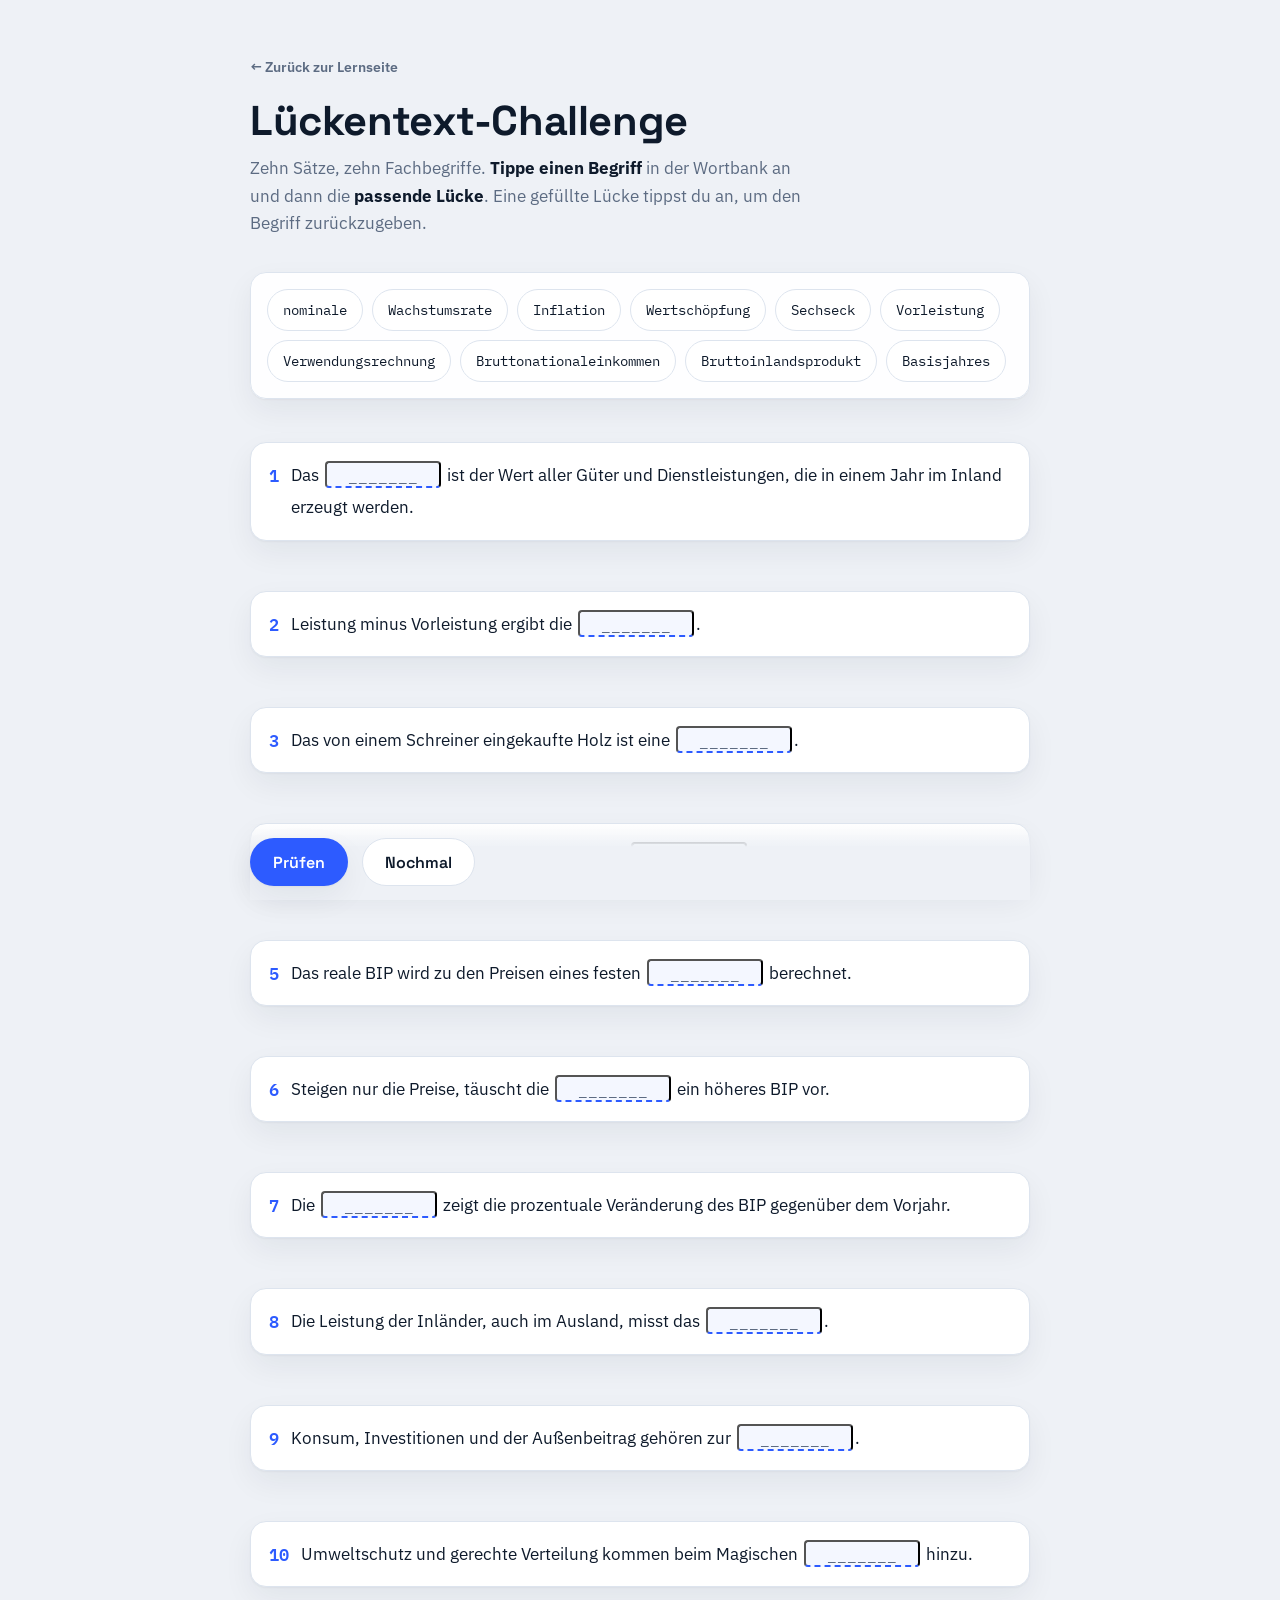
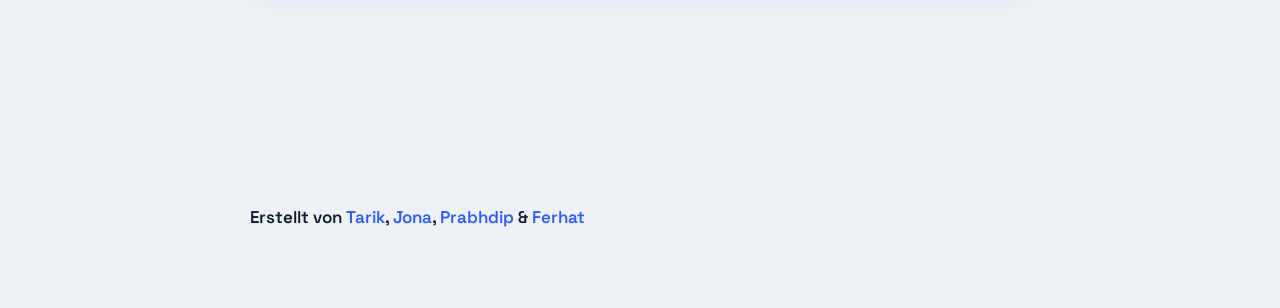
<file: lueckentext.html>
<!doctype html>
<html lang="de">
  <head>
    <meta charset="utf-8" />
    <meta name="viewport" content="width=device-width, initial-scale=1" />
    <title>Lückentext-Challenge | Wirtschaftswachstum</title>
    <meta
      name="description"
      content="Spielerischer Lückentext: Setze die Fachbegriffe rund um das Wirtschaftswachstum an die richtige Stelle."
    />
    <link rel="preconnect" href="https://fonts.googleapis.com" />
    <link rel="preconnect" href="https://fonts.gstatic.com" crossorigin />
    <link
      href="https://fonts.googleapis.com/css2?family=IBM+Plex+Mono:wght@400;500;600&family=IBM+Plex+Sans:wght@400;500;600;700&family=Space+Grotesk:wght@500;600;700&display=swap"
      rel="stylesheet"
    />
    <!-- gemeinsames Design der Lernseite -->
    <link rel="stylesheet" href="style.css" />
    <style>
      /* Spiel-spezifische Stile */
      .game {
        max-width: 820px;
        margin: 0 auto;
        padding: 28px 20px 80px;
      }
      .game__head { padding: 24px 0 8px; }
      .back {
        display: inline-flex;
        align-items: center;
        gap: 6px;
        font-size: 14px;
        font-weight: 600;
        text-decoration: none;
        color: var(--muted);
        margin-bottom: 18px;
      }
      .back:hover { color: var(--accent); }
      .game h1 { font-size: clamp(1.8rem, 5vw, 2.6rem); margin: 0 0 10px; letter-spacing: -0.01em; }
      .game__intro { color: var(--muted); font-size: 1.05rem; max-width: 56ch; margin: 0 0 26px; }
      .game__intro b { color: var(--ink); }

      /* Wortbank */
      .bank {
        position: sticky;
        top: 0;
        z-index: 20;
        display: flex;
        flex-wrap: wrap;
        gap: 9px;
        padding: 16px;
        margin-bottom: 26px;
        background: rgba(255, 255, 255, 0.92);
        backdrop-filter: blur(8px);
        border: 1px solid var(--line);
        border-radius: var(--radius);
        box-shadow: var(--shadow);
      }
      .bank:empty::before {
        content: "Alle Begriffe gesetzt. Jetzt auf „Prüfen" tippen.";
        color: var(--muted);
        font-size: 14px;
      }
      .word {
        font-family: var(--font-mono);
        font-size: 14px;
        background: var(--surface);
        border: 1.5px solid var(--line);
        border-radius: 999px;
        padding: 9px 15px;
        min-height: 42px;
        cursor: pointer;
        color: var(--ink);
        transition: border-color 0.15s ease, background 0.15s ease, transform 0.12s ease;
      }
      .word:hover { border-color: var(--accent); transform: translateY(-1px); }
      .word.is-selected {
        background: var(--accent);
        color: #fff;
        border-color: var(--accent);
      }

      /* Sätze mit Lücken */
      .lines { display: grid; gap: 16px; }
      .cloze {
        display: flex;
        gap: 12px;
        background: var(--surface);
        border: 1px solid var(--line);
        border-radius: var(--radius);
        padding: 16px 18px;
        box-shadow: var(--shadow);
        line-height: 1.9;
      }
      .cloze__n {
        font-family: var(--font-mono);
        font-weight: 600;
        color: var(--accent);
        flex: none;
      }
      .slot {
        display: inline-block;
        min-width: 116px;
        text-align: center;
        font-family: var(--font-mono);
        font-size: 0.95em;
        vertical-align: baseline;
        border-bottom: 2px dashed var(--accent);
        border-radius: 4px;
        padding: 1px 8px;
        margin: 0 2px;
        cursor: pointer;
        color: var(--muted);
        background: #f4f7ff;
        transition: background 0.15s ease, border-color 0.15s ease;
      }
      .slot:hover { background: #e7eeff; }
      .slot.is-filled { color: var(--ink); border-bottom-style: solid; background: #eaf0ff; }
      .slot.correct { color: var(--correct); border-color: var(--correct); background: rgba(22, 155, 140, 0.12); }
      .slot.wrong { color: var(--wrong); border-color: var(--wrong); background: rgba(230, 57, 70, 0.1); }
      .slot.empty-hint { border-color: var(--accent); }

      /* Steuerleiste */
      .game__bar {
        position: sticky;
        bottom: 0;
        display: flex;
        align-items: center;
        gap: 14px;
        flex-wrap: wrap;
        margin-top: 26px;
        padding: 14px 0;
        background: linear-gradient(transparent, var(--bg) 30%);
      }
      .game__score {
        font-family: var(--font-display);
        font-weight: 600;
        font-size: 1.05rem;
        margin: 0;
      }
      .game__score.win { color: var(--correct); }

      .gfoot { max-width: 820px; margin: 0 auto; padding: 0 20px 60px; }
      .gfoot__authors { font-family: var(--font-display); font-weight: 600; }
      .gfoot__authors span { color: var(--accent); }
    </style>
  </head>
  <body>
    <main class="game">
      <div class="game__head">
        <a class="back" href="index.html">← Zurück zur Lernseite</a>
        <h1>Lückentext-Challenge</h1>
        <p class="game__intro">
          Zehn Sätze, zehn Fachbegriffe. <b>Tippe einen Begriff</b> in der
          Wortbank an und dann die <b>passende Lücke</b>. Eine gefüllte Lücke
          tippst du an, um den Begriff zurückzugeben.
        </p>
      </div>

      <div class="bank" id="bank" aria-label="Wortbank"></div>
      <div class="lines" id="lines"></div>

      <div class="game__bar">
        <button class="btn btn--primary" id="check" type="button">Prüfen</button>
        <button class="btn btn--ghost" id="reset" type="button">Nochmal</button>
        <p class="game__score" id="score" aria-live="polite"></p>
      </div>
    </main>

    <footer class="gfoot">
      <p class="gfoot__authors">
        Erstellt von <span>Tarik</span>, <span>Jona</span>,
        <span>Prabhdip</span> &amp; <span>Ferhat</span>
      </p>
    </footer>

    <script>
      // ---- Spiel-Daten: Satz (pre / Lücke / post) + richtiger Begriff ----
      const SENTENCES = [
        { pre: "Das ", answer: "Bruttoinlandsprodukt", post: " ist der Wert aller Güter und Dienstleistungen, die in einem Jahr im Inland erzeugt werden." },
        { pre: "Leistung minus Vorleistung ergibt die ", answer: "Wertschöpfung", post: "." },
        { pre: "Das von einem Schreiner eingekaufte Holz ist eine ", answer: "Vorleistung", post: "." },
        { pre: "Zu aktuellen Marktpreisen gerechnet ist das ", answer: "nominale", post: " BIP." },
        { pre: "Das reale BIP wird zu den Preisen eines festen ", answer: "Basisjahres", post: " berechnet." },
        { pre: "Steigen nur die Preise, täuscht die ", answer: "Inflation", post: " ein höheres BIP vor." },
        { pre: "Die ", answer: "Wachstumsrate", post: " zeigt die prozentuale Veränderung des BIP gegenüber dem Vorjahr." },
        { pre: "Die Leistung der Inländer, auch im Ausland, misst das ", answer: "Bruttonationaleinkommen", post: "." },
        { pre: "Konsum, Investitionen und der Außenbeitrag gehören zur ", answer: "Verwendungsrechnung", post: "." },
        { pre: "Umweltschutz und gerechte Verteilung kommen beim Magischen ", answer: "Sechseck", post: " hinzu." },
      ];

      const bankEl = document.getElementById("bank");
      const linesEl = document.getElementById("lines");
      const scoreEl = document.getElementById("score");
      const reduceMotion = window.matchMedia("(prefers-reduced-motion: reduce)").matches;

      let placed; // placed[i] = gesetzter Begriff oder null
      let bank; // verbleibende Begriffe in der Wortbank
      let selected; // aktuell gewählter Begriff aus der Bank

      function shuffle(arr) {
        const a = arr.slice();
        for (let i = a.length - 1; i > 0; i--) {
          const j = Math.floor(Math.random() * (i + 1));
          [a[i], a[j]] = [a[j], a[i]];
        }
        return a;
      }

      function start() {
        placed = new Array(SENTENCES.length).fill(null);
        bank = shuffle(SENTENCES.map((s) => s.answer));
        selected = null;
        scoreEl.textContent = "";
        scoreEl.classList.remove("win");
        renderLines();
        renderBank();
      }

      function renderBank() {
        bankEl.innerHTML = bank
          .map((term) => `<button class="word${term === selected ? " is-selected" : ""}" data-term="${term}" type="button">${term}</button>`)
          .join("");
      }

      function renderLines() {
        linesEl.innerHTML = SENTENCES.map((s, i) => {
          const val = placed[i];
          const label = val ? val : "_______";
          const filled = val ? " is-filled" : "";
          const hint = !val && selected ? " empty-hint" : "";
          return `<p class="cloze">
            <span class="cloze__n">${i + 1}</span>
            <span>${s.pre}<button class="slot${filled}${hint}" data-i="${i}" type="button">${label}</button>${s.post}</span>
          </p>`;
        }).join("");
      }

      // Begriff in der Bank wählen / abwählen
      bankEl.addEventListener("click", (e) => {
        const btn = e.target.closest(".word");
        if (!btn) return;
        const term = btn.dataset.term;
        selected = selected === term ? null : term;
        renderBank();
        renderLines();
      });

      // Lücke antippen: füllen oder Begriff zurückgeben
      linesEl.addEventListener("click", (e) => {
        const slot = e.target.closest(".slot");
        if (!slot) return;
        const i = +slot.dataset.i;
        if (placed[i]) {
          // gefüllte Lücke -> Begriff zurück in die Bank
          bank.push(placed[i]);
          placed[i] = null;
        } else if (selected) {
          // leere Lücke + gewählter Begriff -> einsetzen
          placed[i] = selected;
          bank = bank.filter((t) => t !== selected);
          selected = null;
        }
        renderBank();
        renderLines();
      });

      // Prüfen
      document.getElementById("check").addEventListener("click", () => {
        let correct = 0;
        const slots = linesEl.querySelectorAll(".slot");
        slots.forEach((slot) => {
          const i = +slot.dataset.i;
          slot.classList.remove("correct", "wrong", "empty-hint");
          if (placed[i] === SENTENCES[i].answer) {
            slot.classList.add("correct");
            correct++;
          } else if (placed[i]) {
            slot.classList.add("wrong");
          }
        });
        const total = SENTENCES.length;
        let msg;
        if (correct === total) msg = " – perfekt, alles richtig!";
        else if (correct >= total * 0.7) msg = " – stark!";
        else if (correct >= total * 0.4) msg = " – schon ganz gut.";
        else msg = " – probier es nochmal.";
        scoreEl.textContent = `${correct} von ${total} richtig${msg}`;
        scoreEl.classList.toggle("win", correct === total);
      });

      document.getElementById("reset").addEventListener("click", () => {
        start();
        window.scrollTo({ top: 0, behavior: reduceMotion ? "auto" : "smooth" });
      });

      start();
    </script>
  </body>
</html>
</file>
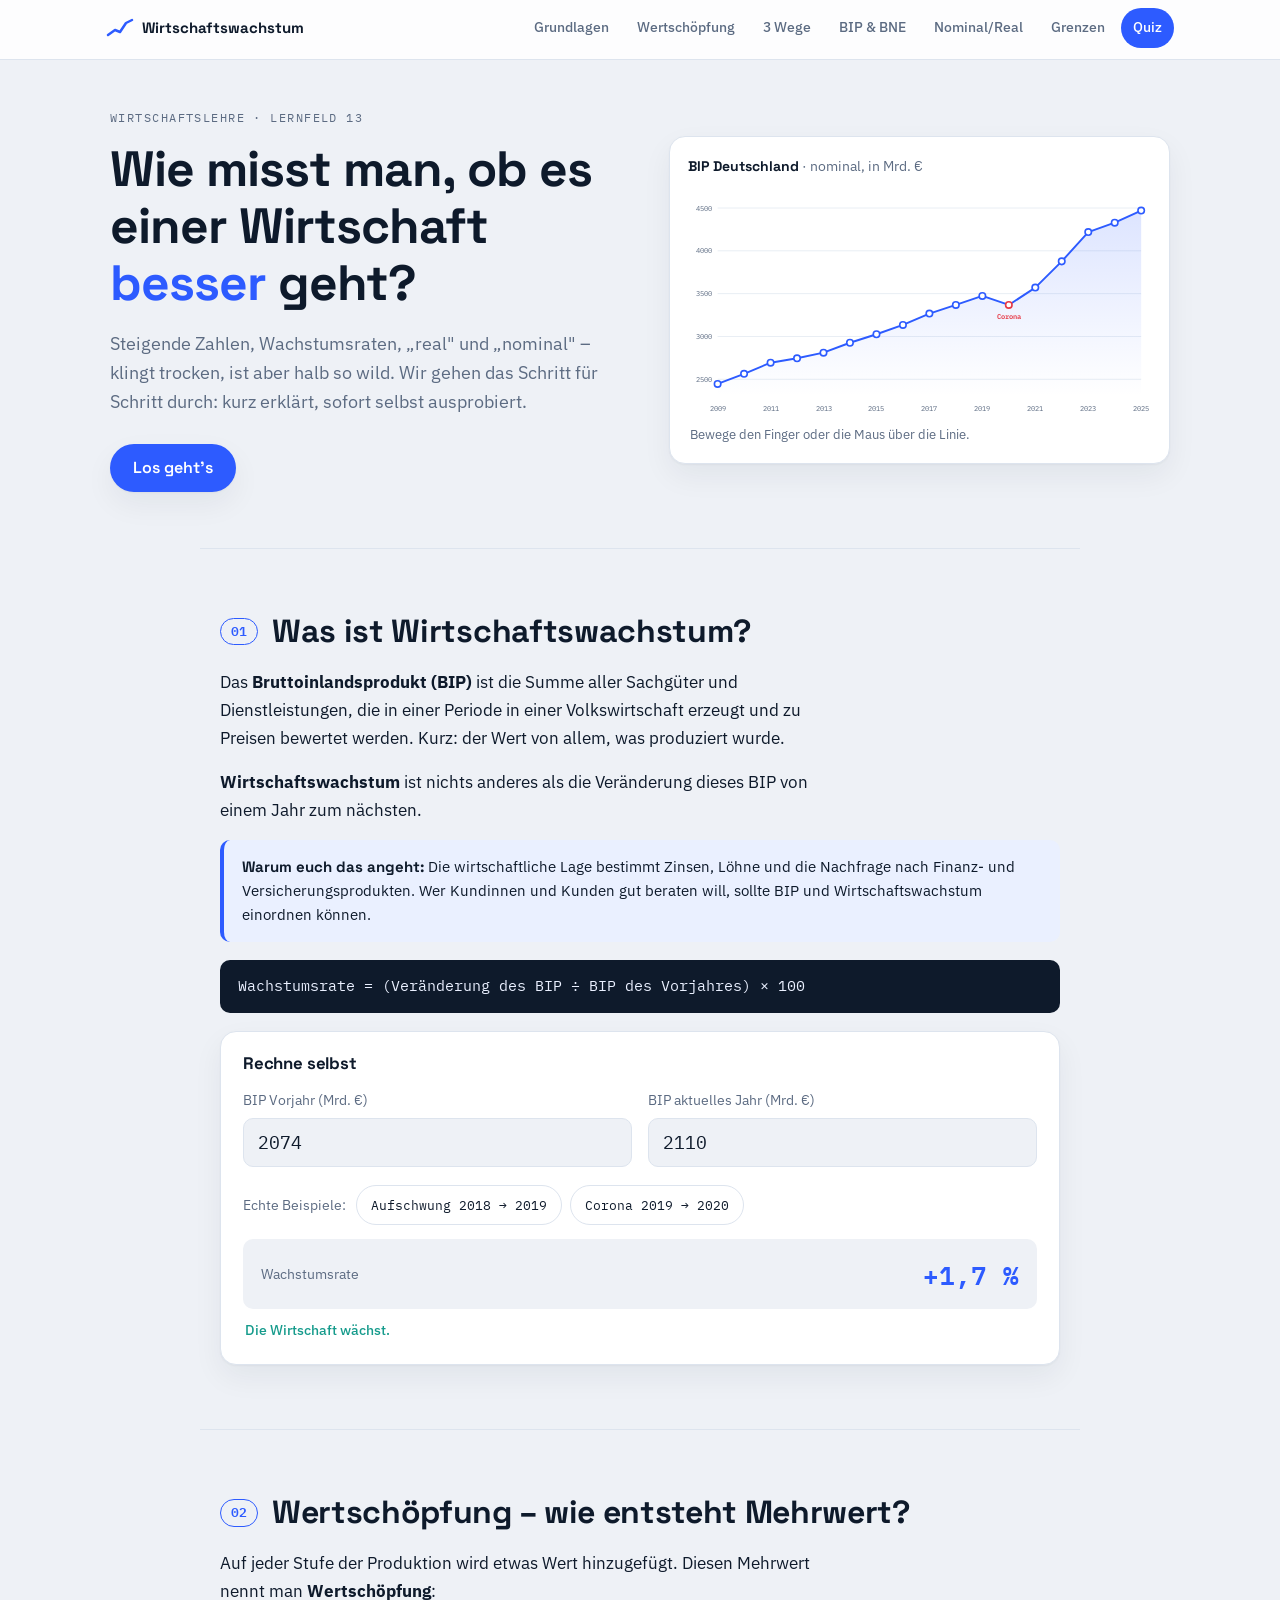
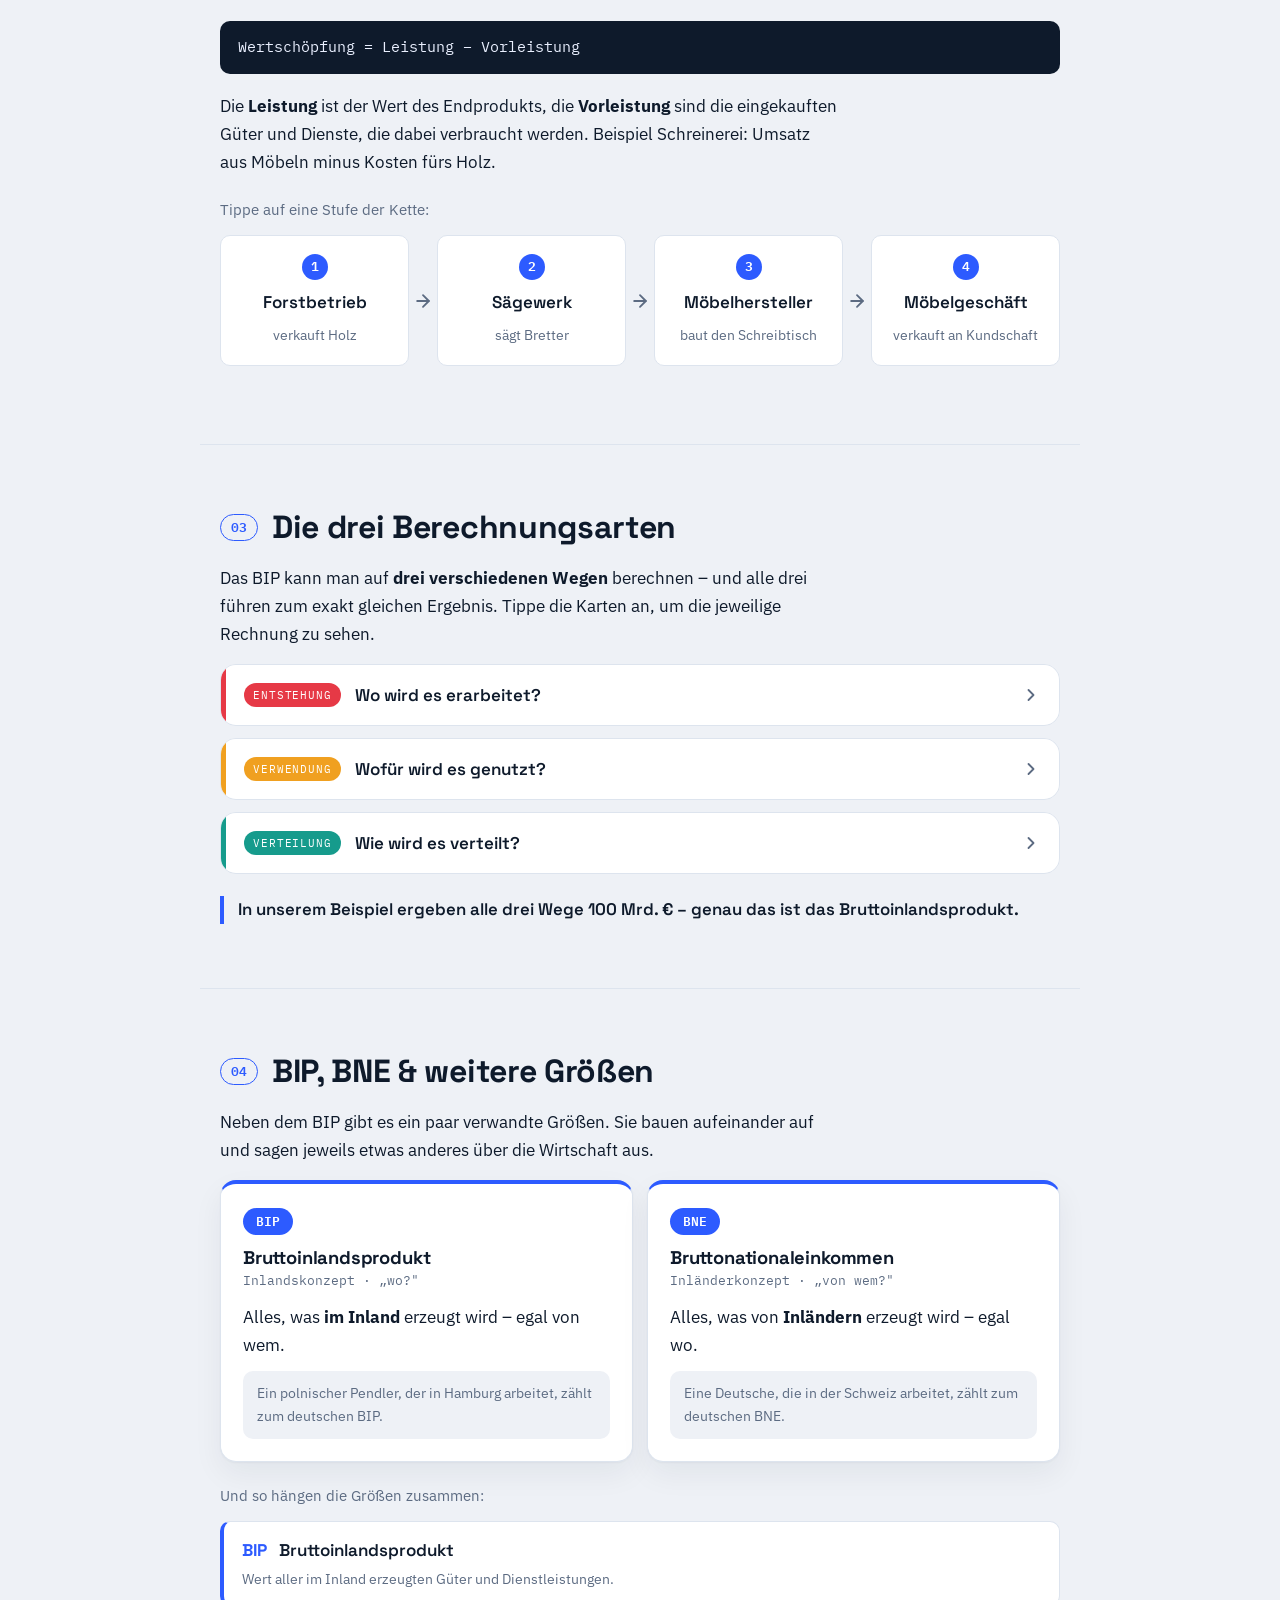
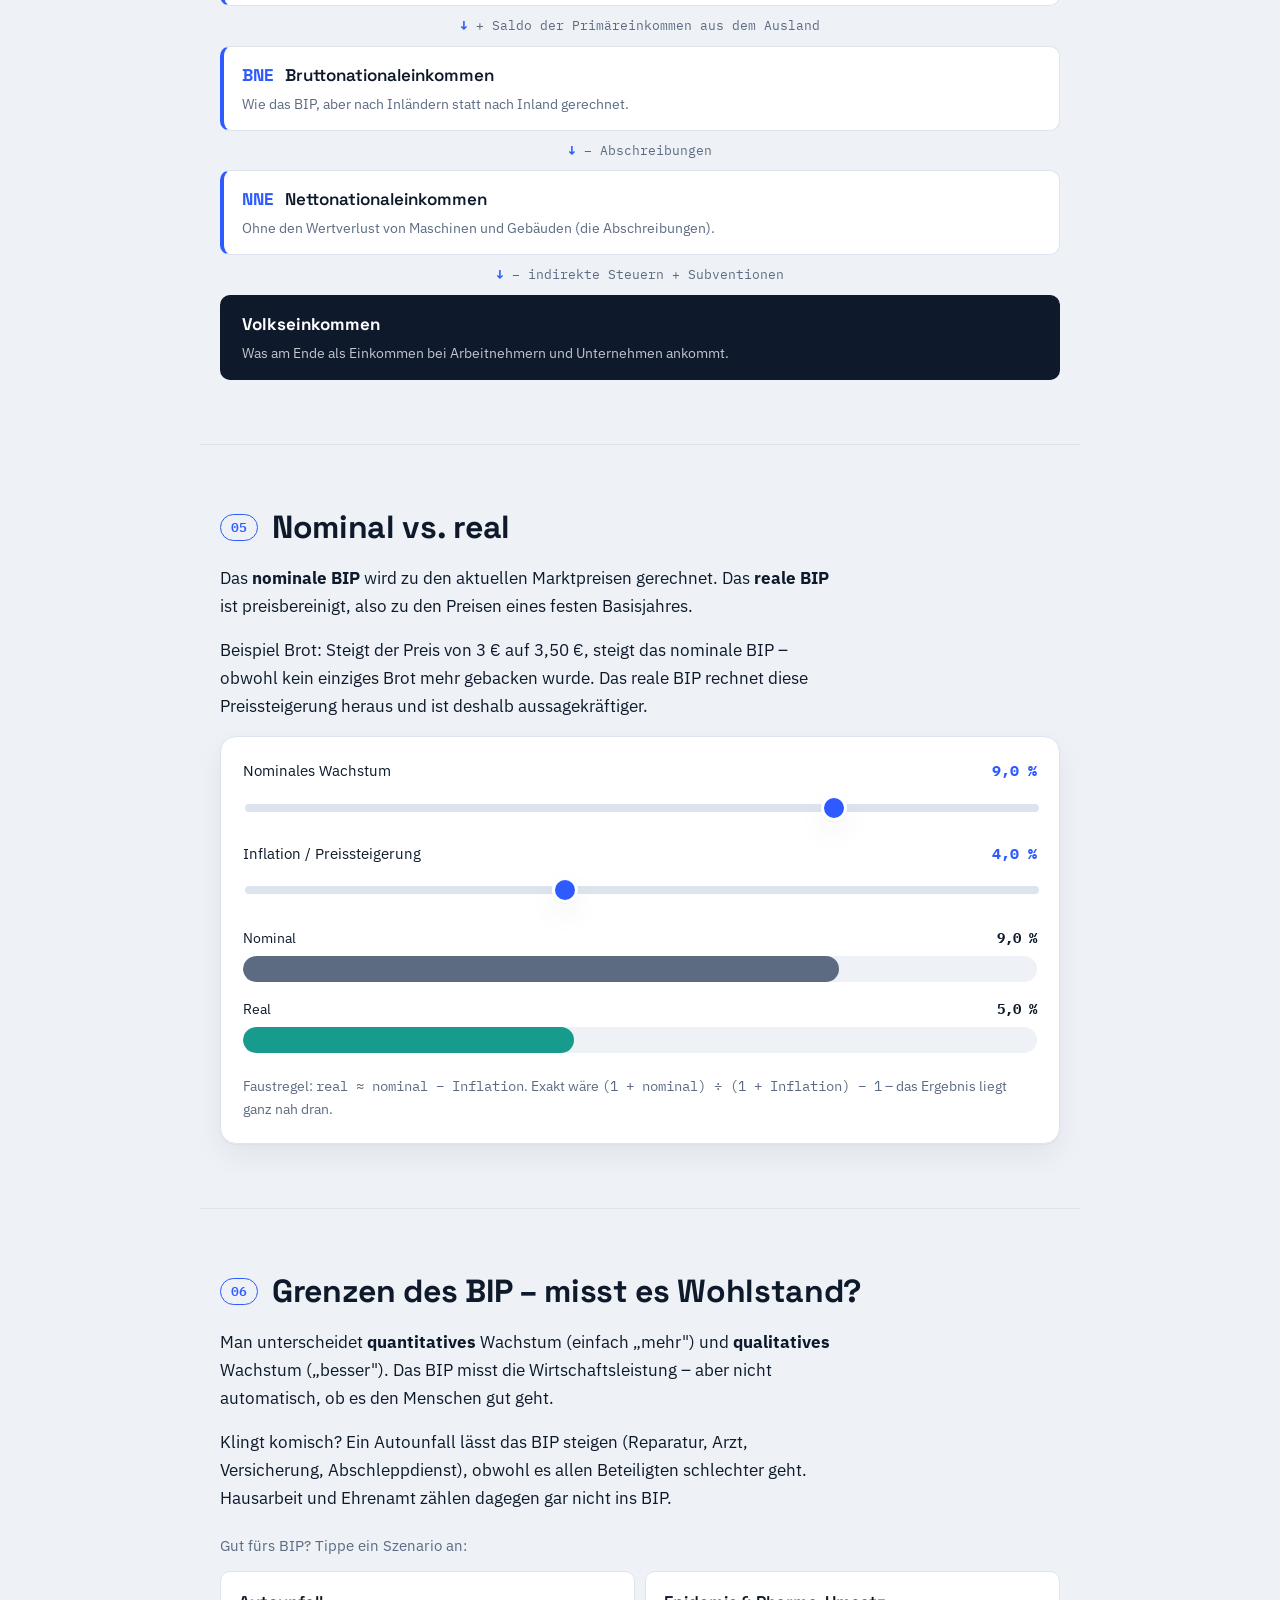
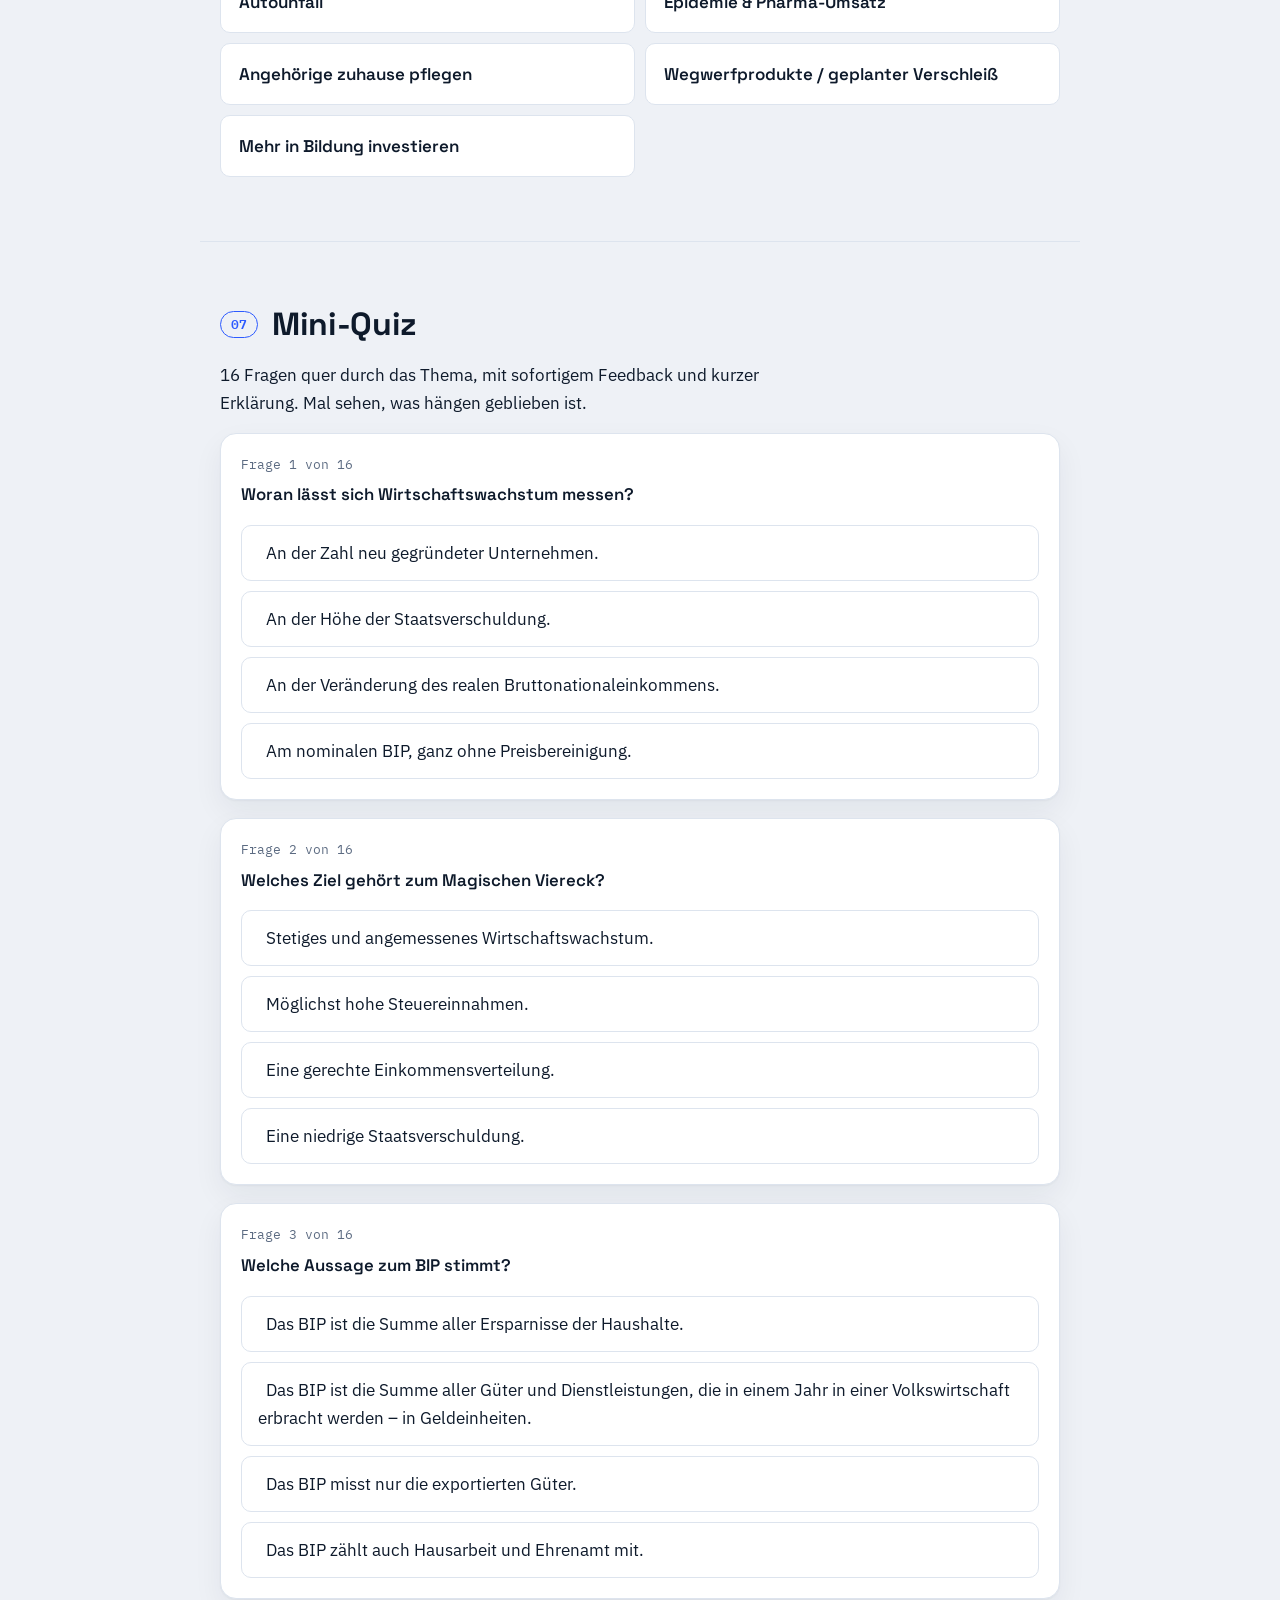
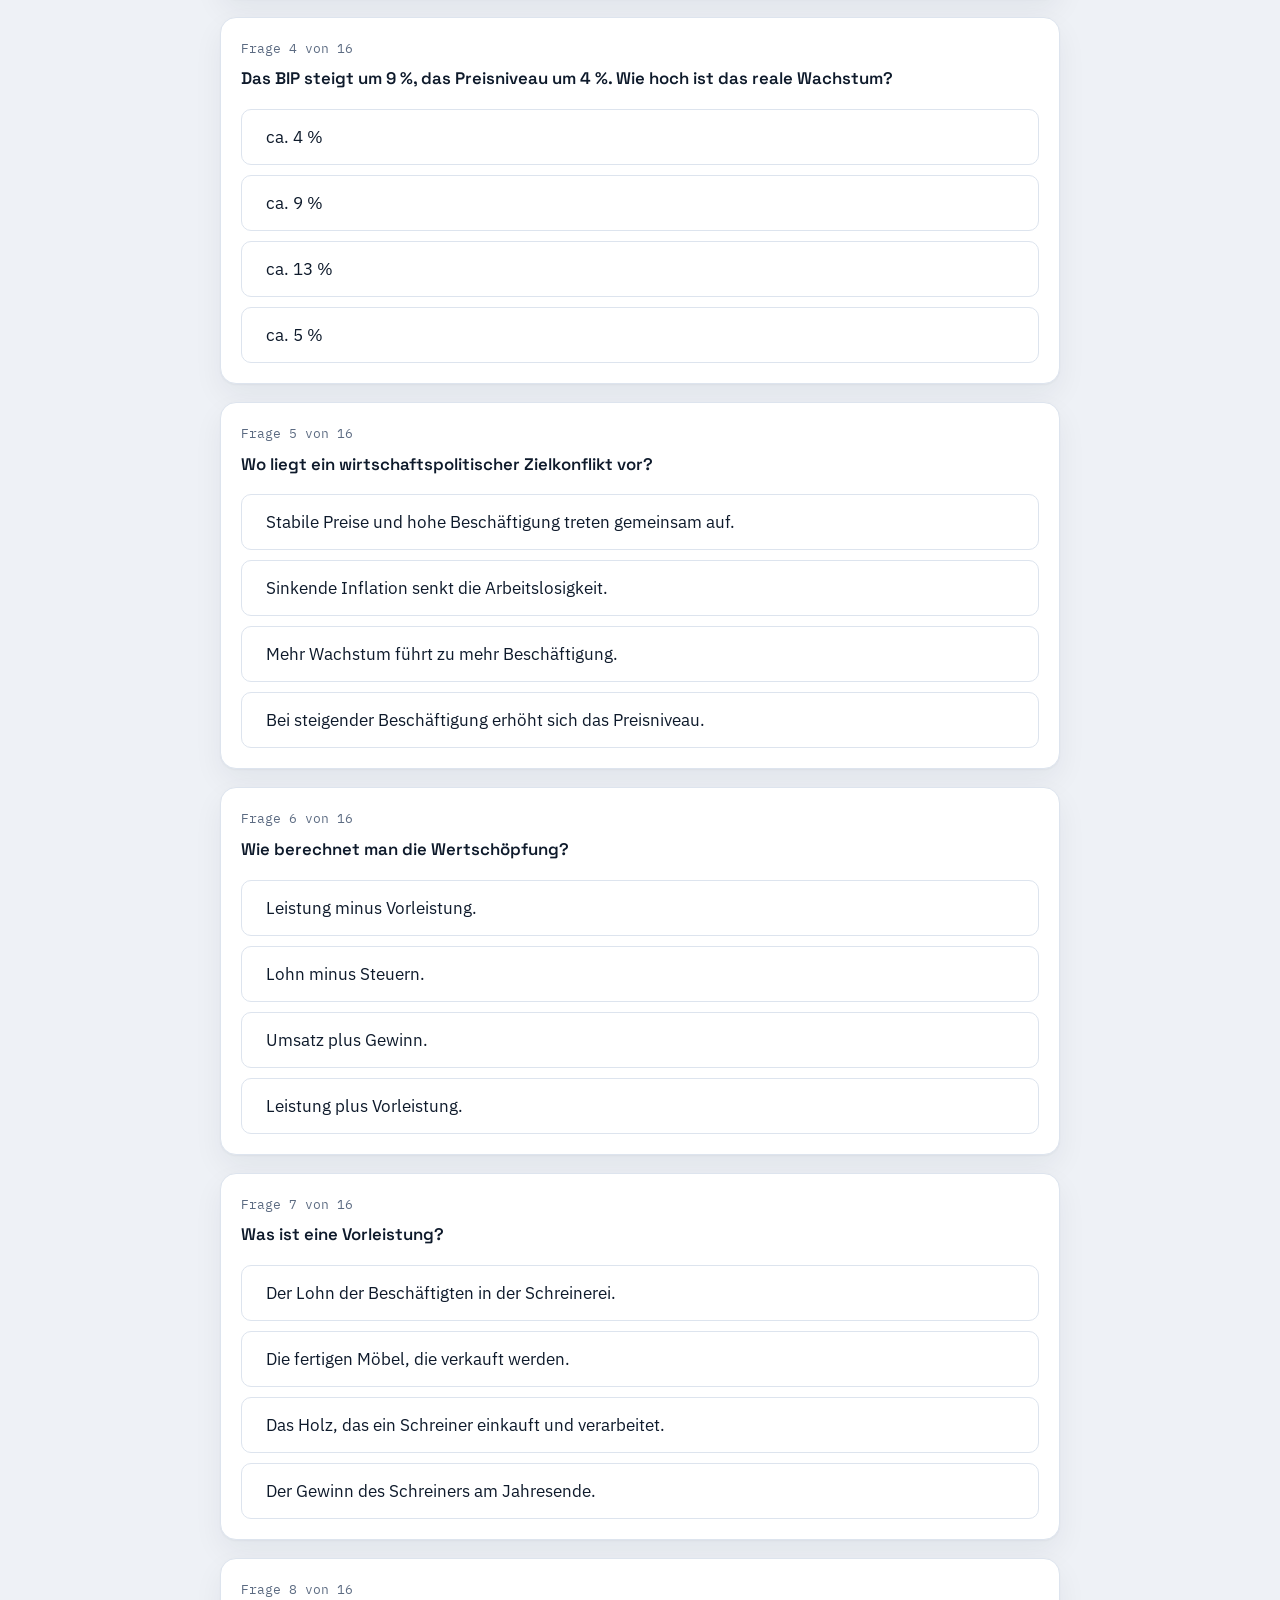
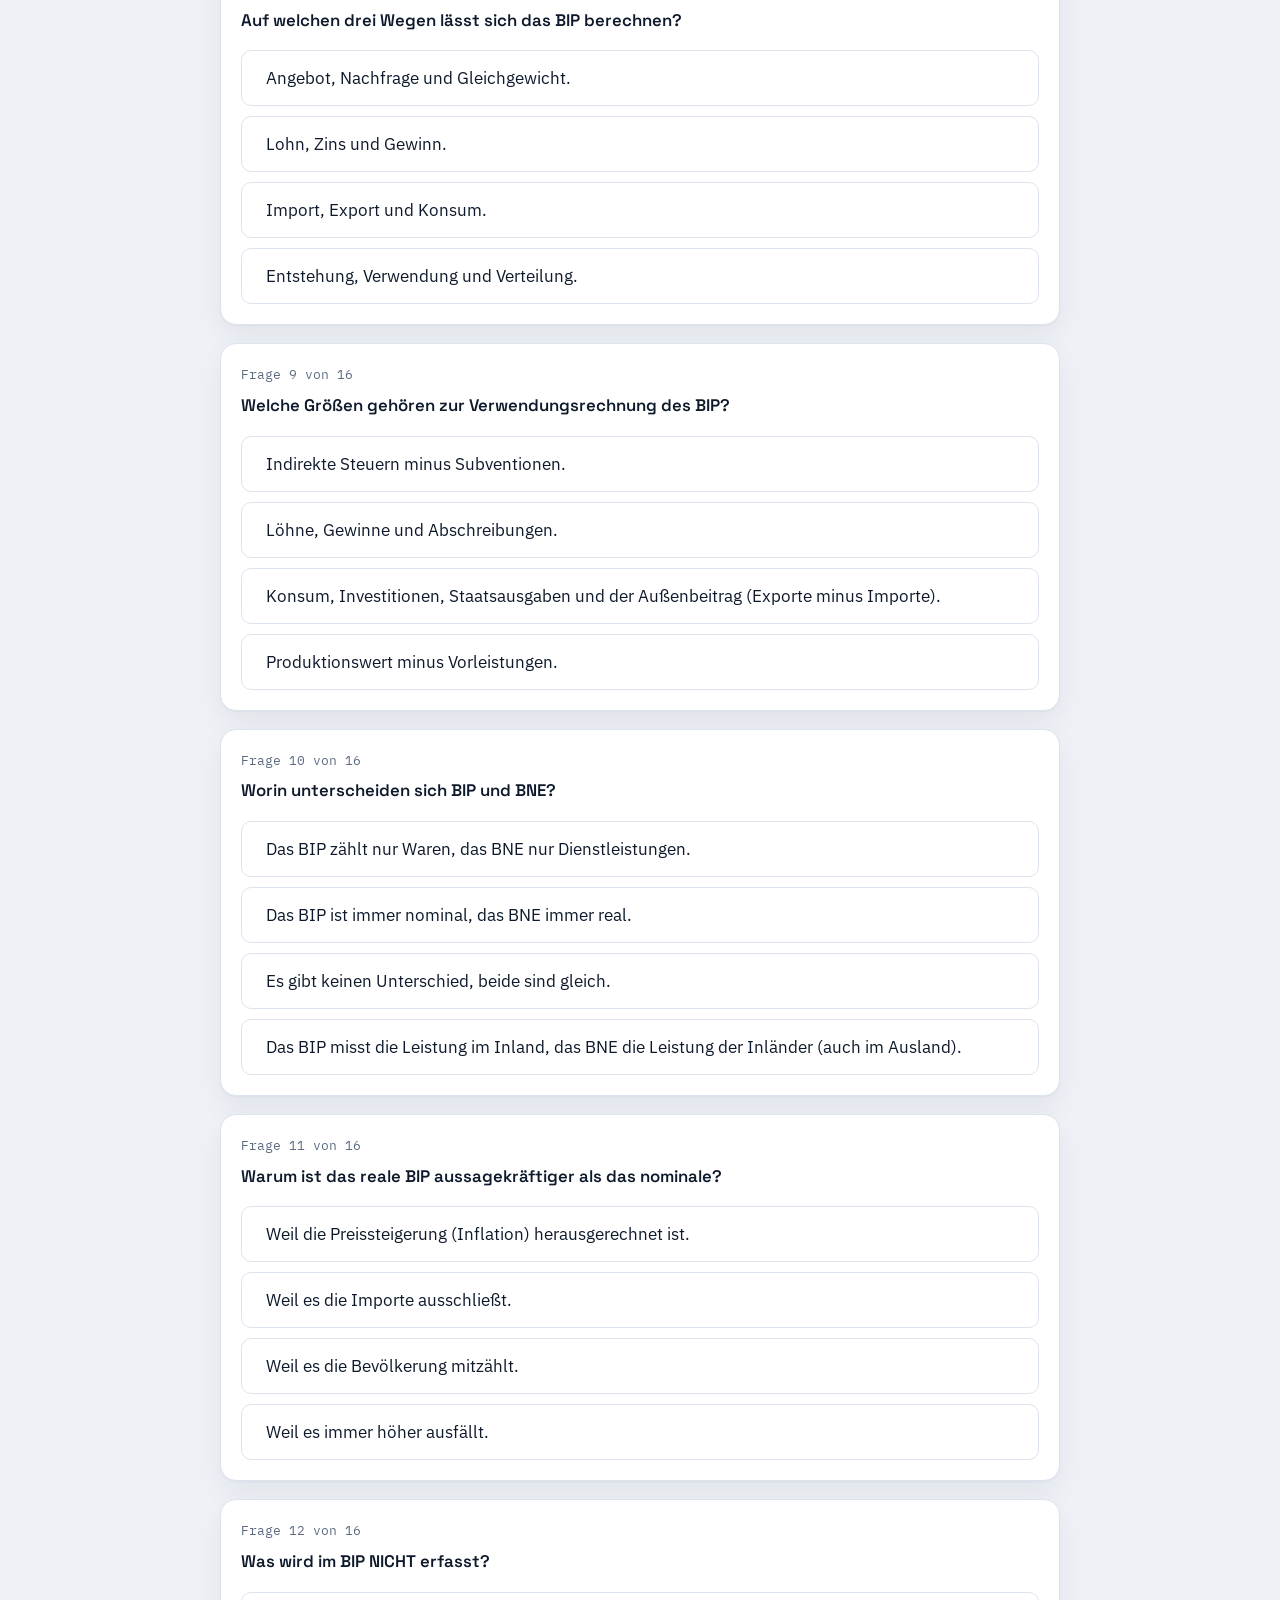
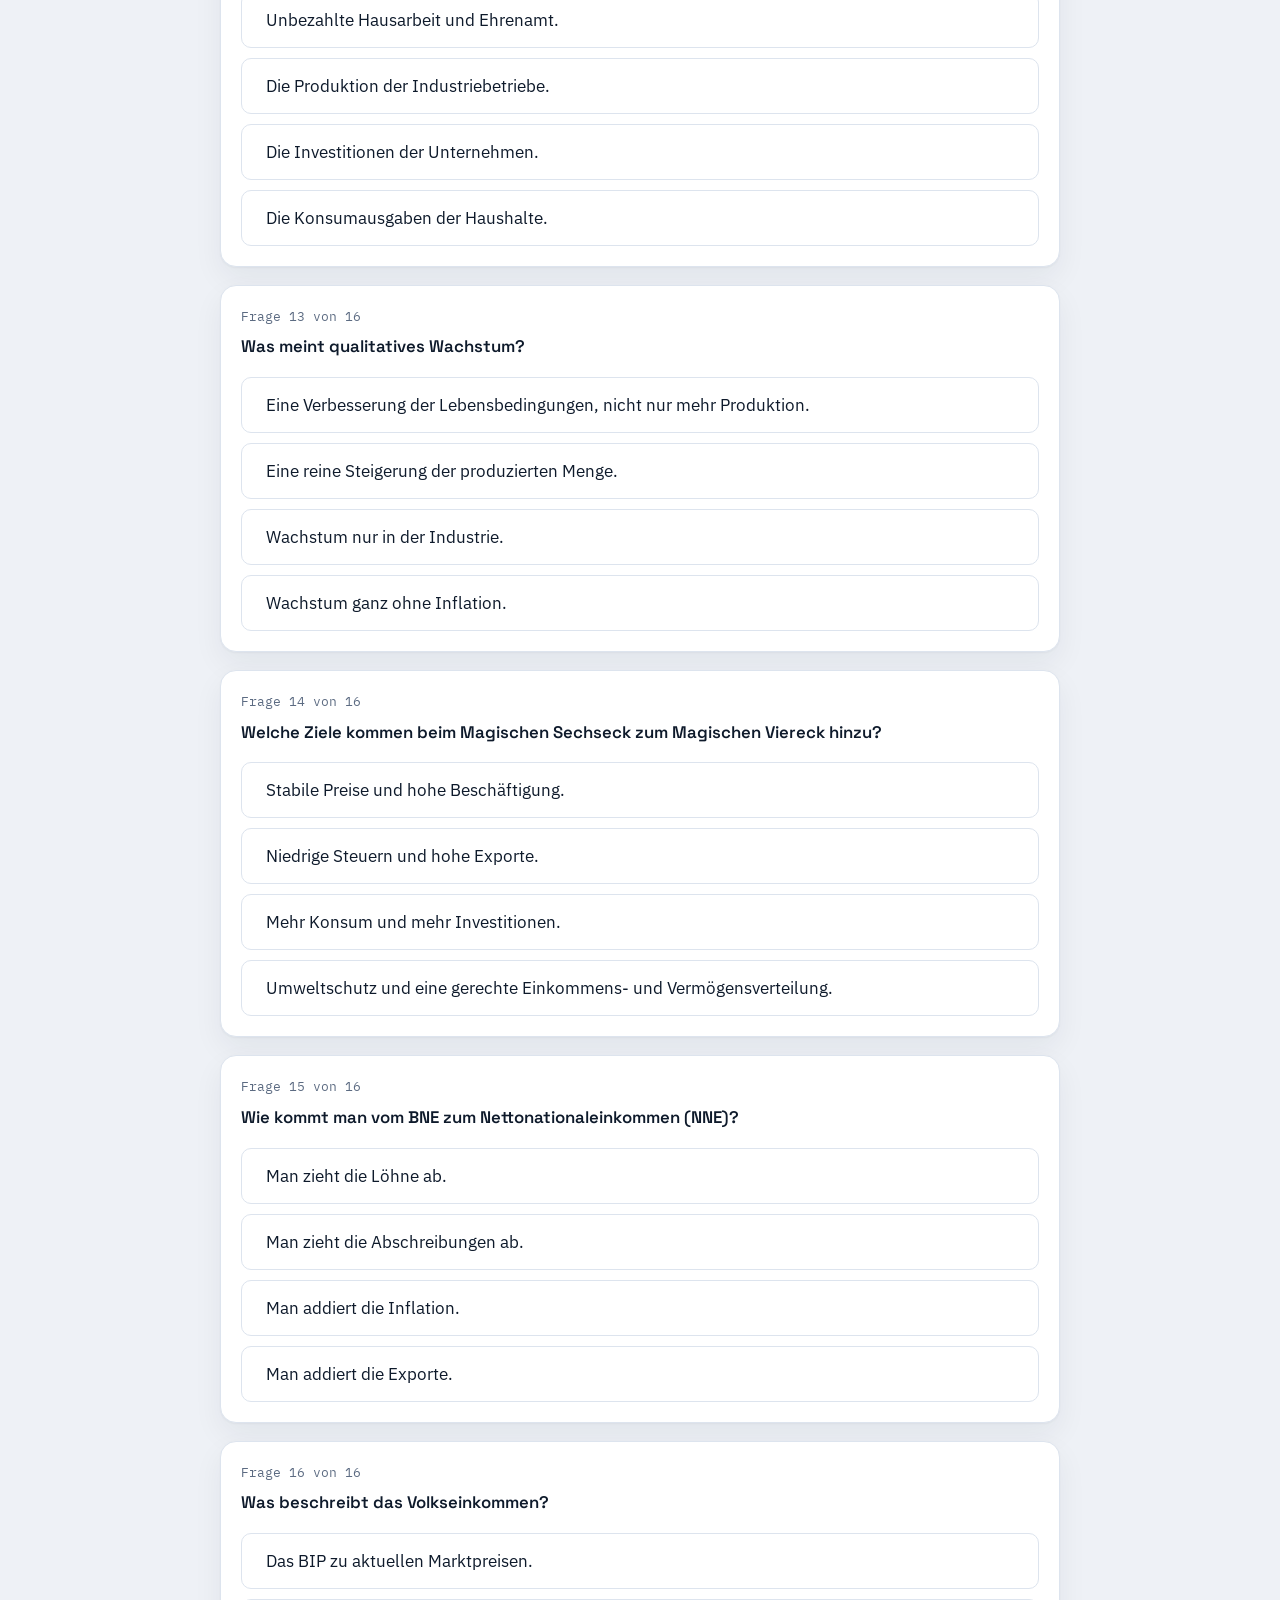
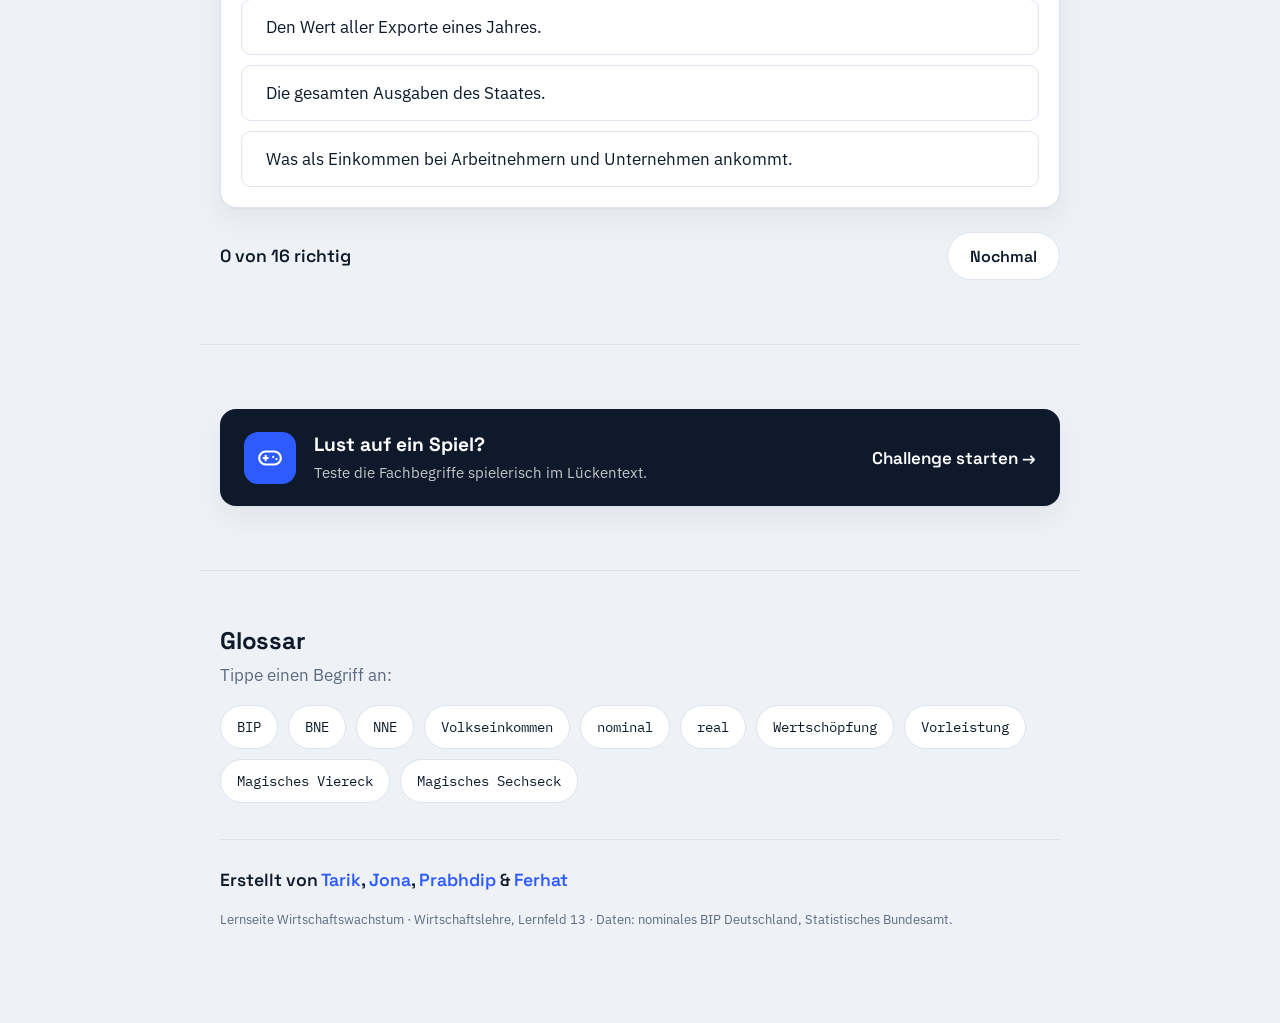
<file: Wirtschaftswachstum-Lernseite.html>
<!doctype html>
<html lang="de">
  <head>
    <meta charset="utf-8" />
    <meta name="viewport" content="width=device-width, initial-scale=1" />
    <title>Wirtschaftswachstum verstehen | Lernfeld 13</title>
    <meta
      name="description"
      content="Interaktive Lernseite zum Thema Wirtschaftswachstum: BIP, Wertschöpfung, nominal vs. real, Grenzen des BIP und ein Mini-Quiz."
    />

    <!-- Google Fonts: Space Grotesk (Display), IBM Plex Sans (Text), IBM Plex Mono (Zahlen) -->
    <link rel="preconnect" href="https://fonts.googleapis.com" />
    <link rel="preconnect" href="https://fonts.gstatic.com" crossorigin />
    <link
      href="https://fonts.googleapis.com/css2?family=IBM+Plex+Mono:wght@400;500;600&family=IBM+Plex+Sans:wght@400;500;600;700&family=Space+Grotesk:wght@500;600;700&display=swap"
      rel="stylesheet"
    />

    <style>
/* =========================================================================
   Wirtschaftswachstum – Lernseite
   Design-Tokens, Layout, Komponenten. Mobile-first.
   ========================================================================= */

:root {
  /* Flächen & Text */
  --bg: #eef1f6;
  --surface: #ffffff;
  --ink: #0e1a2b;
  --muted: #5c6b82;
  --line: #dde4ee;

  /* Aktion / Akzent */
  --accent: #2d5bff;
  --accent-ink: #ffffff;

  /* Bedeutungsfarben der 3 Berechnungsarten (durchgehend gleich) */
  --entstehung: #e63946; /* Rot */
  --verwendung: #f0a020; /* Amber */
  --verteilung: #169b8c; /* Teal */

  /* Feedback */
  --correct: #169b8c;
  --wrong: #e63946;

  /* Schriften */
  --font-display: "Space Grotesk", system-ui, sans-serif;
  --font-text: "IBM Plex Sans", system-ui, sans-serif;
  --font-mono: "IBM Plex Mono", ui-monospace, monospace;

  /* Form */
  --radius: 16px;
  --radius-sm: 10px;
  --shadow: 0 1px 2px rgba(14, 26, 43, 0.04), 0 12px 30px rgba(14, 26, 43, 0.06);
  --shadow-lift: 0 18px 44px rgba(14, 26, 43, 0.12);

  --maxw: 880px;
  --nav-h: 56px;
}

/* ----------------------------- Reset / Basis ---------------------------- */
* { box-sizing: border-box; }

html { scroll-behavior: smooth; }

body {
  margin: 0;
  background: var(--bg);
  color: var(--ink);
  font-family: var(--font-text);
  font-size: 17px;
  line-height: 1.65;
  -webkit-font-smoothing: antialiased;
  text-rendering: optimizeLegibility;
}

h1, h2, h3 { font-family: var(--font-display); line-height: 1.15; letter-spacing: -0.01em; }

.mono { font-family: var(--font-mono); font-variant-numeric: tabular-nums; }

a { color: var(--accent); }

/* Sichtbarer Tastatur-Fokus auf allem Interaktiven */
:focus-visible {
  outline: 3px solid var(--accent);
  outline-offset: 2px;
  border-radius: 6px;
}

/* Sprunglink */
.skip-link {
  position: absolute;
  left: 12px;
  top: -60px;
  z-index: 100;
  background: var(--ink);
  color: #fff;
  padding: 10px 16px;
  border-radius: 999px;
  text-decoration: none;
  transition: top 0.2s ease;
}
.skip-link:focus { top: 12px; }

/* ----------------------------- Navigation ------------------------------- */
.nav {
  position: sticky;
  top: 0;
  z-index: 50;
  background: rgba(255, 255, 255, 0.85);
  backdrop-filter: blur(10px);
  border-bottom: 1px solid var(--line);
}
.nav__inner {
  max-width: 1100px;
  margin: 0 auto;
  height: var(--nav-h);
  display: flex;
  align-items: center;
  justify-content: space-between;
  gap: 12px;
  padding: 0 16px;
}
.nav__brand {
  display: inline-flex;
  align-items: center;
  gap: 8px;
  font-family: var(--font-display);
  font-weight: 700;
  font-size: 15px;
  color: var(--ink);
  text-decoration: none;
  white-space: nowrap;
}
.nav__spark { width: 28px; height: 20px; flex: none; }
.nav__spark polyline {
  fill: none;
  stroke: var(--accent);
  stroke-width: 2.5;
  stroke-linecap: round;
  stroke-linejoin: round;
}
.nav__links {
  display: flex;
  gap: 4px;
  overflow-x: auto;
  scrollbar-width: none;
  -webkit-overflow-scrolling: touch;
}
.nav__links::-webkit-scrollbar { display: none; }
.nav__links a {
  white-space: nowrap;
  text-decoration: none;
  color: var(--muted);
  font-weight: 500;
  font-size: 14px;
  padding: 8px 12px;
  border-radius: 999px;
  transition: background 0.18s ease, color 0.18s ease;
}
.nav__links a:hover { background: var(--bg); color: var(--ink); }
.nav__links a.is-active { background: var(--accent); color: #fff; }

/* Fortschrittsbalken */
.progress { height: 3px; background: transparent; }
.progress__bar {
  display: block;
  height: 100%;
  width: 0%;
  background: var(--accent);
  transition: width 0.1s linear;
}

/* ----------------------------- Layout ----------------------------------- */
.section {
  max-width: var(--maxw);
  margin: 0 auto;
  padding: 64px 20px;
  border-top: 1px solid var(--line);
  scroll-margin-top: 70px; /* Platz für die Sticky-Nav beim Anspringen */
}
.hero, .footer { scroll-margin-top: 70px; }
.section__head {
  display: flex;
  align-items: center;
  gap: 14px;
  margin-bottom: 18px;
}
.step {
  font-family: var(--font-mono);
  font-size: 13px;
  font-weight: 600;
  color: var(--accent);
  border: 1.5px solid var(--accent);
  border-radius: 999px;
  padding: 2px 10px;
  flex: none;
}
.section h2 { font-size: clamp(1.5rem, 4.5vw, 2rem); margin: 0; }

.text { color: var(--ink); margin: 0 0 16px; max-width: 62ch; }
.text--muted { color: var(--muted); }
.eyebrow {
  font-family: var(--font-mono);
  text-transform: uppercase;
  letter-spacing: 0.12em;
  font-size: 12px;
  color: var(--muted);
  margin: 0 0 12px;
}
.hint-tap { color: var(--muted); font-size: 15px; margin: 22px 0 12px; }

/* Formelblock */
.formula {
  font-family: var(--font-mono);
  font-size: 15px;
  background: var(--ink);
  color: #eaf0ff;
  padding: 14px 18px;
  border-radius: var(--radius-sm);
  margin: 0 0 18px;
  overflow-x: auto;
}

.punchline {
  font-family: var(--font-display);
  font-weight: 600;
  font-size: 1.05rem;
  margin: 22px 0 0;
  padding-left: 14px;
  border-left: 4px solid var(--accent);
}

/* Relevanz-/Hinweis-Kasten (anregender Zusatz) */
.callout {
  background: #eaf0ff;
  border-left: 4px solid var(--accent);
  border-radius: var(--radius-sm);
  padding: 15px 18px;
  margin: 0 0 18px;
  font-size: 15px;
  line-height: 1.6;
  color: var(--ink);
}
.callout strong { font-family: var(--font-display); }

/* ----------------------------- Buttons ---------------------------------- */
.btn {
  display: inline-flex;
  align-items: center;
  justify-content: center;
  min-height: 48px;
  padding: 0 22px;
  border-radius: 999px;
  font-family: var(--font-display);
  font-weight: 600;
  font-size: 16px;
  text-decoration: none;
  cursor: pointer;
  border: 1.5px solid transparent;
  transition: transform 0.15s ease, background 0.18s ease, box-shadow 0.18s ease;
}
.btn--primary { background: var(--accent); color: var(--accent-ink); box-shadow: var(--shadow); }
.btn--primary:hover { transform: translateY(-2px); box-shadow: var(--shadow-lift); }
.btn--primary:active { transform: translateY(0); }
.btn--ghost { background: var(--surface); color: var(--ink); border-color: var(--line); }
.btn--ghost:hover { border-color: var(--accent); color: var(--accent); }

/* ----------------------------- Karten ----------------------------------- */
.card {
  background: var(--surface);
  border: 1px solid var(--line);
  border-radius: var(--radius);
  padding: 22px;
  box-shadow: var(--shadow);
}
.card__title { font-size: 1.05rem; margin: 0 0 16px; }

/* ----------------------------- HERO ------------------------------------- */
.hero {
  max-width: 1100px;
  margin: 0 auto;
  padding: 48px 20px 56px;
}
.hero__grid {
  display: grid;
  gap: 32px;
  grid-template-columns: 1fr;
  align-items: center;
}
.hero__title {
  font-size: clamp(2rem, 7vw, 3.1rem);
  margin: 0 0 18px;
  letter-spacing: -0.02em;
}
.hero__title .accent { color: var(--accent); }
.lead { font-size: 1.1rem; color: var(--muted); max-width: 52ch; margin: 0 0 28px; }

/* Diagramm-Karte */
.chartcard {
  margin: 0;
  background: var(--surface);
  border: 1px solid var(--line);
  border-radius: var(--radius);
  padding: 18px;
  box-shadow: var(--shadow);
}
.chartcard__cap { font-size: 14px; color: var(--muted); margin-bottom: 6px; }
.chartcard__cap strong { color: var(--ink); font-family: var(--font-display); }
.chartcard__plot { width: 100%; }
.chartcard__plot svg { width: 100%; height: auto; display: block; }
.chartcard__hint { font-size: 12.5px; color: var(--muted); margin: 8px 2px 0; min-height: 1.2em; }

/* Diagramm-Linien & Punkte */
.chart-area { fill: url(#areaGrad); opacity: 0.9; }
.chart-line {
  fill: none;
  stroke: var(--accent);
  stroke-width: 3;
  stroke-linecap: round;
  stroke-linejoin: round;
}
.chart-grid { stroke: var(--line); stroke-width: 1; }
.chart-axis { fill: var(--muted); font-family: var(--font-mono); font-size: 11px; }
.chart-dot { fill: var(--surface); stroke: var(--accent); stroke-width: 2.5; cursor: pointer; }
.chart-dot--corona { stroke: var(--wrong); fill: #fff; }
.chart-dot.is-hot { fill: var(--accent); }
.chart-anno {
  fill: var(--wrong);
  font-family: var(--font-mono);
  font-size: 11px;
  font-weight: 600;
}

/* Linie zeichnet sich beim Laden */
.chart-line.is-draw {
  stroke-dasharray: var(--len);
  stroke-dashoffset: var(--len);
  animation: draw 1.6s ease forwards;
}
@keyframes draw { to { stroke-dashoffset: 0; } }

/* --------------------- 1) Wachstumsrechner ------------------------------ */
.calc { margin-top: 8px; }
.calc__row { display: grid; gap: 16px; grid-template-columns: 1fr 1fr; }
.field { display: flex; flex-direction: column; gap: 6px; font-size: 14px; color: var(--muted); }
.field input {
  font-family: var(--font-mono);
  font-size: 18px;
  color: var(--ink);
  background: var(--bg);
  border: 1.5px solid var(--line);
  border-radius: var(--radius-sm);
  padding: 12px 14px;
  min-height: 48px;
  width: 100%;
}
.field input:focus { border-color: var(--accent); outline: none; }
/* Beispiel-Buttons (positiv / negativ) */
.calc__examples {
  display: flex;
  flex-wrap: wrap;
  align-items: center;
  gap: 8px;
  margin-top: 18px;
}
.calc__exlabel { font-size: 14px; color: var(--muted); margin-right: 2px; }
.exbtn {
  font-family: var(--font-mono);
  font-size: 13px;
  background: var(--surface);
  border: 1.5px solid var(--line);
  border-radius: 999px;
  padding: 8px 14px;
  min-height: 40px;
  cursor: pointer;
  color: var(--ink);
  transition: border-color 0.15s ease, background 0.15s ease, transform 0.12s ease;
}
.exbtn:hover { transform: translateY(-1px); }
.exbtn--up:hover { border-color: var(--verteilung); background: rgba(22, 155, 140, 0.08); }
.exbtn--down:hover { border-color: var(--wrong); background: rgba(230, 57, 70, 0.07); }

.calc__out {
  margin-top: 14px;
  display: flex;
  align-items: center;
  justify-content: space-between;
  gap: 12px;
  background: var(--bg);
  border-radius: var(--radius-sm);
  padding: 14px 18px;
}
.calc__label { color: var(--muted); font-size: 14px; }
.calc__value { font-family: var(--font-mono); font-size: 1.6rem; font-weight: 600; color: var(--accent); }
.calc__value.is-neg { color: var(--wrong); }
.calc__status { font-size: 14px; color: var(--muted); margin: 10px 2px 0; font-weight: 500; }
.calc__status.is-up { color: var(--verteilung); }
.calc__status.is-down { color: var(--wrong); }

/* --------------------- 2) Wertschöpfungskette --------------------------- */
/* Kette: mobil senkrecht (Nummer links), am Desktop waagerecht mit Pfeilen */
.chain { display: flex; flex-direction: column; align-items: stretch; }
.chain__step {
  display: flex;
  align-items: center;
  gap: 12px;
  text-align: left;
  flex: 1;
  min-height: 56px;
  padding: 12px 16px;
  background: var(--surface);
  border: 1.5px solid var(--line);
  border-radius: var(--radius-sm);
  font: inherit;
  color: var(--ink);
  cursor: pointer;
  transition: border-color 0.18s ease, transform 0.15s ease, background 0.18s ease;
}
.chain__step:hover { border-color: var(--accent); }
.chain__step.is-active { border-color: var(--accent); background: #f4f7ff; }
.chain__num {
  font-family: var(--font-mono);
  font-weight: 600;
  color: #fff;
  background: var(--accent);
  width: 26px; height: 26px;
  border-radius: 999px;
  display: grid; place-items: center;
  font-size: 13px;
  flex: none;
}
.chain__name { font-family: var(--font-display); font-weight: 600; }
.chain__sub { font-size: 14px; color: var(--muted); }
.chain__arrow {
  display: flex;
  justify-content: center;
  align-items: center;
  color: var(--muted);
  padding: 4px 0;
}
.chain__arrow svg { transform: rotate(90deg); } /* mobil: Pfeil zeigt nach unten */

@media (min-width: 720px) {
  .chain { flex-direction: row; align-items: stretch; }
  .chain__step {
    flex-direction: column;
    align-items: center;
    text-align: center;
    justify-content: flex-start;
    gap: 8px;
    padding: 18px 12px;
  }
  .chain__step:hover { transform: translateY(-3px); }
  .chain__arrow { padding: 0 4px; }
  .chain__arrow svg { transform: none; } /* Desktop: Pfeil zeigt nach rechts */
}
.chain__detail {
  margin-top: 14px;
  min-height: 0;
}
.detailbox {
  background: var(--surface);
  border: 1px solid var(--line);
  border-left: 4px solid var(--accent);
  border-radius: var(--radius-sm);
  padding: 16px 18px;
}
.detailbox h4 { margin: 0 0 10px; font-family: var(--font-display); }
.detailbox dl { display: grid; grid-template-columns: 1fr auto; gap: 6px 16px; margin: 0; }
.detailbox dt { color: var(--muted); font-size: 14px; }
.detailbox dd { margin: 0; font-family: var(--font-mono); text-align: right; }
.detailbox .ws { color: var(--verteilung); font-weight: 600; }
.chain__sum {
  margin-top: 14px;
  background: var(--verteilung);
  color: #fff;
  border-radius: var(--radius-sm);
  padding: 16px 18px;
  font-family: var(--font-display);
  font-weight: 600;
}
.chain__sum .mono { color: #fff; }

/* --------------------- 3) Berechnungsarten ------------------------------ */
.methods { display: grid; gap: 12px; }
.method { border-radius: var(--radius); overflow: hidden; border: 1px solid var(--line); background: var(--surface); }
.method__btn {
  width: 100%;
  display: flex;
  align-items: center;
  gap: 14px;
  text-align: left;
  padding: 16px 18px;
  min-height: 60px;
  background: var(--surface);
  border: none;
  border-left: 5px solid var(--m-color, var(--accent));
  font: inherit;
  color: var(--ink);
  cursor: pointer;
}
.method__btn:hover { background: var(--bg); }
.method__tag {
  font-family: var(--font-mono);
  font-size: 11px;
  text-transform: uppercase;
  letter-spacing: 0.08em;
  color: #fff;
  background: var(--m-color, var(--accent));
  padding: 3px 9px;
  border-radius: 999px;
  flex: none;
}
.method__name { font-family: var(--font-display); font-weight: 600; flex: 1; }
.method__sub { display: block; font-family: var(--font-text); font-weight: 400; font-size: 13px; color: var(--muted); }
.method__chev { color: var(--muted); transition: transform 0.2s ease; flex: none; }
.method.is-open .method__chev { transform: rotate(90deg); }
.method__body { display: none; padding: 0 18px 18px; }
.method.is-open .method__body { display: block; }
/* Rechnung mit Zahlen (Begriff links, Wert rechts) */
.calcrows {
  margin: 0;
  font-family: var(--font-mono);
  font-size: 13.5px;
  background: var(--bg);
  border-radius: var(--radius-sm);
  padding: 8px 16px;
}
.calcrow {
  display: flex;
  justify-content: space-between;
  align-items: baseline;
  gap: 16px;
  padding: 6px 0;
  border-bottom: 1px solid var(--line);
}
.calcrow:last-child { border-bottom: none; }
.calcrow dt { margin: 0; color: var(--ink); }
.calcrow dd { margin: 0; font-variant-numeric: tabular-nums; color: var(--muted); }
.calcrow.is-total {
  margin-top: 4px;
  padding-top: 10px;
  border-top: 2px solid var(--m-color, var(--accent));
  font-weight: 600;
}
.calcrow.is-total dt,
.calcrow.is-total dd { color: var(--m-color, var(--accent)); }
.method__note { font-size: 12px; color: var(--muted); margin: 10px 2px 0; }

/* --------------------- 4) BIP, BNE & weitere Größen --------------------- */
.vs { display: grid; gap: 14px; margin-bottom: 10px; }
.vs__card {
  background: var(--surface);
  border: 1px solid var(--line);
  border-top: 4px solid var(--accent);
  border-radius: var(--radius);
  padding: 22px;
  box-shadow: var(--shadow);
}
.vs__tag {
  display: inline-block;
  font-family: var(--font-mono); font-weight: 600; font-size: 13px;
  color: #fff; background: var(--accent);
  padding: 3px 13px; border-radius: 999px;
}
.vs__card h3 { font-size: 1.15rem; margin: 12px 0 2px; }
.vs__concept { font-family: var(--font-mono); font-size: 12.5px; color: var(--muted); margin: 0 0 12px; }
.vs__desc { margin: 0 0 12px; }
.vs__ex {
  font-size: 14px; color: var(--muted); margin: 0;
  background: var(--bg); border-radius: var(--radius-sm); padding: 11px 14px;
}

/* Einkommens-Treppe: BIP -> BNE -> NNE -> Volkseinkommen */
.stairs { display: grid; gap: 0; }
.stair {
  background: var(--surface);
  border: 1px solid var(--line);
  border-left: 4px solid var(--accent);
  border-radius: var(--radius-sm);
  padding: 14px 18px;
}
.stair__name { font-family: var(--font-display); font-weight: 600; margin: 0; }
.stair__name b { color: var(--accent); margin-right: 8px; }
.stair__desc { font-size: 14px; color: var(--muted); margin: 4px 0 0; }
.stair__op {
  font-family: var(--font-mono); font-size: 13px; color: var(--muted);
  text-align: center; padding: 9px 0; margin: 0;
}
.stair__op::before { content: "↓  "; color: var(--accent); font-weight: 700; }
.stair--goal { background: var(--ink); border-color: var(--ink); }
.stair--goal .stair__name,
.stair--goal .stair__name b { color: #fff; }
.stair--goal .stair__desc { color: rgba(255, 255, 255, 0.75); }

@media (min-width: 640px) {
  .vs { grid-template-columns: 1fr 1fr; }
}

/* --------------------- 4) Nominal/Real Simulation ----------------------- */
.sim__controls { display: grid; gap: 22px; margin-bottom: 24px; }
.slider { display: block; }
.slider__label { display: flex; justify-content: space-between; font-size: 15px; margin-bottom: 8px; }
.slider__label b { color: var(--accent); }
input[type="range"] {
  -webkit-appearance: none;
  appearance: none;
  width: 100%;
  height: 8px;
  border-radius: 999px;
  background: var(--line);
  cursor: pointer;
}
input[type="range"]::-webkit-slider-thumb {
  -webkit-appearance: none;
  appearance: none;
  width: 26px; height: 26px;
  border-radius: 999px;
  background: var(--accent);
  border: 3px solid #fff;
  box-shadow: var(--shadow);
}
input[type="range"]::-moz-range-thumb {
  width: 26px; height: 26px;
  border-radius: 999px;
  background: var(--accent);
  border: 3px solid #fff;
  box-shadow: var(--shadow);
}
.bars { display: grid; gap: 16px; }
.bar__head { display: flex; justify-content: space-between; font-size: 14px; margin-bottom: 6px; }
.bar__track { height: 26px; background: var(--bg); border-radius: 999px; overflow: hidden; }
.bar__fill {
  height: 100%;
  width: 0%;
  border-radius: 999px;
  transition: width 0.3s cubic-bezier(0.16, 1, 0.3, 1), background 0.2s ease;
}
.bar__fill--nom { background: var(--muted); }
.bar__fill--real { background: var(--verteilung); }
.bar__fill.is-neg { background: var(--wrong); }
.sim__note { font-size: 14px; color: var(--muted); margin: 22px 0 0; }

/* --------------------- 5) Szenario-Karten ------------------------------- */
.scenarios { display: grid; gap: 10px; grid-template-columns: 1fr; }
.scenario {
  text-align: left;
  background: var(--surface);
  border: 1.5px solid var(--line);
  border-radius: var(--radius-sm);
  padding: 16px 18px;
  min-height: 56px;
  font: inherit;
  color: var(--ink);
  cursor: pointer;
  transition: border-color 0.18s ease, transform 0.15s ease;
}
.scenario:hover { border-color: var(--accent); transform: translateY(-2px); }
.scenario__q { font-family: var(--font-display); font-weight: 600; display: flex; align-items: center; gap: 10px; }
.scenario__icon { font-size: 20px; }
.scenario__result { display: none; margin-top: 12px; }
.scenario.is-open .scenario__result { display: block; }
.tags { display: flex; flex-wrap: wrap; gap: 8px; margin-bottom: 10px; }
.tag {
  font-family: var(--font-mono);
  font-size: 13px;
  font-weight: 500;
  padding: 4px 10px;
  border-radius: 999px;
}
.tag--up { background: rgba(22, 155, 140, 0.14); color: var(--verteilung); }
.tag--down { background: rgba(230, 57, 70, 0.12); color: var(--wrong); }
.scenario__exp { font-size: 14.5px; color: var(--muted); margin: 0; }

/* --------------------- 6) Quiz ------------------------------------------ */
.quiz { display: grid; gap: 18px; }
.q {
  background: var(--surface);
  border: 1px solid var(--line);
  border-radius: var(--radius);
  padding: 20px;
  box-shadow: var(--shadow);
}
.q__num { font-family: var(--font-mono); font-size: 13px; color: var(--muted); }
.q__text { font-family: var(--font-display); font-weight: 600; font-size: 1.05rem; margin: 6px 0 16px; }
.q__options { display: grid; gap: 10px; }
.opt {
  text-align: left;
  background: var(--surface);
  border: 1.5px solid var(--line);
  border-radius: var(--radius-sm);
  padding: 13px 16px;
  min-height: 48px;
  font: inherit;
  color: var(--ink);
  cursor: pointer;
  transition: border-color 0.15s ease, background 0.15s ease;
}
.opt:hover:not(:disabled) { border-color: var(--accent); }
.opt:disabled { cursor: default; }
.opt.is-correct { border-color: var(--correct); background: rgba(22, 155, 140, 0.1); }
.opt.is-wrong { border-color: var(--wrong); background: rgba(230, 57, 70, 0.08); }
.opt__mark { font-weight: 700; margin-right: 8px; }
.opt.is-correct .opt__mark { color: var(--correct); }
.opt.is-wrong .opt__mark { color: var(--wrong); }
.q__feedback {
  display: none;
  margin-top: 14px;
  font-size: 14.5px;
  padding: 12px 14px;
  border-radius: var(--radius-sm);
  background: var(--bg);
}
.q__feedback.show { display: block; }
.q__feedback.ok { color: var(--correct); }
.q__feedback.no { color: var(--ink); }
.quiz__bar {
  display: flex;
  align-items: center;
  justify-content: space-between;
  gap: 16px;
  margin-top: 24px;
  flex-wrap: wrap;
}
.quiz__score { font-family: var(--font-display); font-weight: 600; font-size: 1.1rem; margin: 0; }
.quiz__score.is-done { color: var(--accent); }

/* --------------------- Aufruf zum Lückentext-Spiel ---------------------- */
.gamecta {
  display: flex;
  align-items: center;
  gap: 18px;
  text-decoration: none;
  background: var(--ink);
  color: #fff;
  border-radius: var(--radius);
  padding: 22px 24px;
  box-shadow: var(--shadow);
  transition: transform 0.18s ease, box-shadow 0.18s ease;
}
.gamecta:hover { transform: translateY(-3px); box-shadow: var(--shadow-lift); }
.gamecta__icon {
  flex: none;
  display: grid;
  place-items: center;
  width: 52px;
  height: 52px;
  border-radius: 14px;
  background: var(--accent);
  color: #fff;
}
.gamecta__text { flex: 1; font-size: 15px; color: rgba(255, 255, 255, 0.75); line-height: 1.5; }
.gamecta__text strong { display: block; font-family: var(--font-display); font-size: 1.2rem; color: #fff; margin-bottom: 2px; }
.gamecta__cta { flex: none; font-family: var(--font-display); font-weight: 600; color: #fff; }
@media (max-width: 560px) {
  .gamecta { flex-wrap: wrap; }
  .gamecta__cta { width: 100%; color: var(--accent-ink); background: var(--accent); border-radius: 999px; text-align: center; padding: 10px; margin-top: 4px; }
}

/* --------------------- 7) Glossar / Footer ------------------------------ */
.footer {
  max-width: var(--maxw);
  margin: 0 auto;
  padding: 56px 20px 80px;
  border-top: 1px solid var(--line);
}
.footer__title { font-size: 1.5rem; margin: 0 0 6px; }
.chips { display: flex; flex-wrap: wrap; gap: 10px; margin: 16px 0; }
.chip {
  font-family: var(--font-mono);
  font-size: 14px;
  background: var(--surface);
  border: 1.5px solid var(--line);
  border-radius: 999px;
  padding: 9px 16px;
  min-height: 44px;
  cursor: pointer;
  color: var(--ink);
  transition: border-color 0.15s ease, background 0.15s ease;
}
.chip:hover { border-color: var(--accent); }
.chip.is-active { background: var(--accent); color: #fff; border-color: var(--accent); }
.chips__def {
  background: var(--surface);
  border: 1px solid var(--line);
  border-left: 4px solid var(--accent);
  border-radius: var(--radius-sm);
  padding: 16px 18px;
  margin-top: 4px;
}
.chips__def b { font-family: var(--font-display); }
.footer__authors {
  font-family: var(--font-display);
  font-weight: 600;
  font-size: 1.1rem;
  margin: 36px 0 0;
  padding-top: 26px;
  border-top: 1px solid var(--line);
}
.footer__authors span { color: var(--accent); }
.footer__meta { font-size: 13px; color: var(--muted); margin-top: 14px; }

/* ----------------------------- Responsive ------------------------------- */
@media (min-width: 760px) {
  .hero__grid { grid-template-columns: 1.05fr 1fr; }
  .scenarios { grid-template-columns: 1fr 1fr; }
}
@media (max-width: 480px) {
  body { font-size: 16px; }
  .calc__row { grid-template-columns: 1fr; }
  .nav__brand span { display: none; } /* auf sehr kleinen Screens nur das Logo */
}

/* ----------------------------- Reduced Motion --------------------------- */
@media (prefers-reduced-motion: reduce) {
  html { scroll-behavior: auto; }
  *, *::before, *::after {
    animation-duration: 0.001ms !important;
    animation-iteration-count: 1 !important;
    transition-duration: 0.001ms !important;
  }
  .chart-line.is-draw { stroke-dashoffset: 0 !important; animation: none !important; }
}

  </style>
  </head>
  <body>
    <!-- Tastatur-Sprunglink: erste Tab-Station, sonst unsichtbar -->
    <a class="skip-link" href="#main">Zum Inhalt springen</a>

    <!-- ===================== STICKY NAVIGATION ===================== -->
    <header class="nav" id="nav">
      <div class="nav__inner">
        <a class="nav__brand" href="#hero">
          <!-- Mini-Wachstumskurve als Logo-Motiv -->
          <svg class="nav__spark" viewBox="0 0 28 20" aria-hidden="true">
            <polyline points="2,17 9,12 14,14 20,5 26,2" />
          </svg>
          <span>Wirtschafts­wachstum</span>
        </a>

        <nav class="nav__links" aria-label="Abschnitte">
          <a href="#was-ist">Grundlagen</a>
          <a href="#wertschoepfung">Wertschöpfung</a>
          <a href="#berechnungsarten">3 Wege</a>
          <a href="#groessen">BIP &amp; BNE</a>
          <a href="#nominal-real">Nominal/Real</a>
          <a href="#grenzen">Grenzen</a>
          <a href="#quiz">Quiz</a>
        </nav>
      </div>
      <!-- Fortschrittsbalken: wächst beim Scrollen mit -->
      <div class="progress" role="presentation"><span class="progress__bar" id="progressBar"></span></div>
    </header>

    <main id="main">
      <!-- ===================== 0) HERO ===================== -->
      <section class="hero" id="hero">
        <div class="hero__grid">
          <div class="hero__intro">
            <p class="eyebrow">Wirtschaftslehre · Lernfeld 13</p>
            <h1 class="hero__title">
              Wie misst man, ob es einer Wirtschaft <span class="accent">besser</span> geht?
            </h1>
            <p class="lead">
              Steigende Zahlen, Wachstumsraten, „real" und „nominal" – klingt
              trocken, ist aber halb so wild. Wir gehen das Schritt für Schritt
              durch: kurz erklärt, sofort selbst ausprobiert.
            </p>
            <a class="btn btn--primary" href="#was-ist">Los geht's</a>
          </div>

          <!-- Signature: animierte Wachstumskurve (per JS gezeichnet) -->
          <figure class="chartcard" aria-label="Entwicklung des nominalen Bruttoinlandsprodukts in Deutschland von 2009 bis 2025">
            <figcaption class="chartcard__cap">
              <strong>BIP Deutschland</strong> · nominal, in Mrd. €
            </figcaption>
            <div class="chartcard__plot" id="heroChart"></div>
            <p class="chartcard__hint" id="heroChartHint">Bewege den Finger oder die Maus über die Linie.</p>
          </figure>
        </div>
      </section>

      <!-- ===================== 1) GRUNDLAGEN ===================== -->
      <section class="section" id="was-ist">
        <div class="section__head">
          <span class="step">01</span>
          <h2>Was ist Wirtschaftswachstum?</h2>
        </div>
        <p class="text">
          Das <strong>Bruttoinlandsprodukt (BIP)</strong> ist die Summe aller
          Sachgüter und Dienstleistungen, die in einer Periode in einer
          Volkswirtschaft erzeugt und zu Preisen bewertet werden. Kurz: der Wert
          von allem, was produziert wurde.
        </p>
        <p class="text">
          <strong>Wirtschaftswachstum</strong> ist nichts anderes als die
          Veränderung dieses BIP von einem Jahr zum nächsten.
        </p>

        <div class="callout">
          <strong>Warum euch das angeht:</strong> Die wirtschaftliche Lage
          bestimmt Zinsen, Löhne und die Nachfrage nach Finanz- und
          Versicherungsprodukten. Wer Kundinnen und Kunden gut beraten will,
          sollte BIP und Wirtschaftswachstum einordnen können.
        </div>

        <div class="formula">
          Wachstumsrate = (Veränderung des BIP ÷ BIP des Vorjahres) × 100
        </div>

        <!-- INTERAKTION: Wachstumsraten-Rechner -->
        <div class="card calc" aria-label="Wachstumsraten-Rechner">
          <h3 class="card__title">Rechne selbst</h3>
          <div class="calc__row">
            <label class="field">
              <span>BIP Vorjahr (Mrd. €)</span>
              <input type="number" id="calcPrev" value="2074" inputmode="decimal" />
            </label>
            <label class="field">
              <span>BIP aktuelles Jahr (Mrd. €)</span>
              <input type="number" id="calcCurr" value="2110" inputmode="decimal" />
            </label>
          </div>
          <!-- Echte Beispiele aus der BIP-Reihe oben: positiv und negativ -->
          <div class="calc__examples">
            <span class="calc__exlabel">Echte Beispiele:</span>
            <button class="exbtn exbtn--up" type="button" data-prev="3368" data-curr="3473">
              Aufschwung 2018 → 2019
            </button>
            <button class="exbtn exbtn--down" type="button" data-prev="3473" data-curr="3368">
              Corona 2019 → 2020
            </button>
          </div>

          <div class="calc__out">
            <span class="calc__label">Wachstumsrate</span>
            <span class="calc__value" id="calcResult" aria-live="polite">+1,7 %</span>
          </div>
          <p class="calc__status" id="calcStatus" aria-live="polite">Die Wirtschaft wächst.</p>
        </div>
      </section>

      <!-- ===================== 2) WERTSCHÖPFUNG ===================== -->
      <section class="section" id="wertschoepfung">
        <div class="section__head">
          <span class="step">02</span>
          <h2>Wertschöpfung – wie entsteht Mehrwert?</h2>
        </div>
        <p class="text">
          Auf jeder Stufe der Produktion wird etwas Wert hinzugefügt. Diesen
          Mehrwert nennt man <strong>Wertschöpfung</strong>:
        </p>
        <div class="formula">Wertschöpfung = Leistung − Vorleistung</div>
        <p class="text">
          Die <strong>Leistung</strong> ist der Wert des Endprodukts, die
          <strong>Vorleistung</strong> sind die eingekauften Güter und Dienste,
          die dabei verbraucht werden. Beispiel Schreinerei: Umsatz aus Möbeln
          minus Kosten fürs Holz.
        </p>

        <!-- INTERAKTION: anklickbare Wertschöpfungskette -->
        <p class="hint-tap">Tippe auf eine Stufe der Kette:</p>
        <div class="chain" id="chain"></div>
        <div class="chain__detail" id="chainDetail" aria-live="polite"></div>
        <div class="chain__sum" id="chainSum" hidden></div>
      </section>

      <!-- ===================== 3) DREI BERECHNUNGSARTEN ===================== -->
      <section class="section" id="berechnungsarten">
        <div class="section__head">
          <span class="step">03</span>
          <h2>Die drei Berechnungsarten</h2>
        </div>
        <p class="text">
          Das BIP kann man auf <strong>drei verschiedenen Wegen</strong>
          berechnen – und alle drei führen zum exakt gleichen Ergebnis. Tippe
          die Karten an, um die jeweilige Rechnung zu sehen.
        </p>

        <!-- INTERAKTION: 3 aufklappbare Karten (per JS gefüllt) -->
        <div class="methods" id="methods"></div>

        <p class="punchline">In unserem Beispiel ergeben alle drei Wege 100 Mrd. € – genau das ist das Bruttoinlandsprodukt.</p>
      </section>

      <!-- ===================== 4) BIP, BNE & WEITERE GRÖSSEN ===================== -->
      <section class="section" id="groessen">
        <div class="section__head">
          <span class="step">04</span>
          <h2>BIP, BNE &amp; weitere Größen</h2>
        </div>
        <p class="text">
          Neben dem BIP gibt es ein paar verwandte Größen. Sie bauen aufeinander
          auf und sagen jeweils etwas anderes über die Wirtschaft aus.
        </p>

        <!-- BIP vs. BNE: Inland gegen Inländer -->
        <div class="vs">
          <article class="vs__card">
            <span class="vs__tag">BIP</span>
            <h3>Bruttoinlandsprodukt</h3>
            <p class="vs__concept">Inlandskonzept · „wo?"</p>
            <p class="vs__desc">Alles, was <strong>im Inland</strong> erzeugt wird – egal von wem.</p>
            <p class="vs__ex">Ein polnischer Pendler, der in Hamburg arbeitet, zählt zum deutschen BIP.</p>
          </article>
          <article class="vs__card">
            <span class="vs__tag">BNE</span>
            <h3>Bruttonationaleinkommen</h3>
            <p class="vs__concept">Inländerkonzept · „von wem?"</p>
            <p class="vs__desc">Alles, was von <strong>Inländern</strong> erzeugt wird – egal wo.</p>
            <p class="vs__ex">Eine Deutsche, die in der Schweiz arbeitet, zählt zum deutschen BNE.</p>
          </article>
        </div>

        <!-- Einkommens-Treppe: BIP -> BNE -> NNE -> Volkseinkommen -->
        <p class="hint-tap">Und so hängen die Größen zusammen:</p>
        <div class="stairs">
          <div class="stair">
            <p class="stair__name"><b>BIP</b> Bruttoinlandsprodukt</p>
            <p class="stair__desc">Wert aller im Inland erzeugten Güter und Dienstleistungen.</p>
          </div>
          <p class="stair__op">+ Saldo der Primäreinkommen aus dem Ausland</p>
          <div class="stair">
            <p class="stair__name"><b>BNE</b> Bruttonationaleinkommen</p>
            <p class="stair__desc">Wie das BIP, aber nach Inländern statt nach Inland gerechnet.</p>
          </div>
          <p class="stair__op">− Abschreibungen</p>
          <div class="stair">
            <p class="stair__name"><b>NNE</b> Nettonationaleinkommen</p>
            <p class="stair__desc">Ohne den Wertverlust von Maschinen und Gebäuden (die Abschreibungen).</p>
          </div>
          <p class="stair__op">− indirekte Steuern + Subventionen</p>
          <div class="stair stair--goal">
            <p class="stair__name"><b>Volkseinkommen</b></p>
            <p class="stair__desc">Was am Ende als Einkommen bei Arbeitnehmern und Unternehmen ankommt.</p>
          </div>
        </div>
      </section>

      <!-- ===================== 5) NOMINAL VS. REAL ===================== -->
      <section class="section" id="nominal-real">
        <div class="section__head">
          <span class="step">05</span>
          <h2>Nominal vs. real</h2>
        </div>
        <p class="text">
          Das <strong>nominale BIP</strong> wird zu den aktuellen Marktpreisen
          gerechnet. Das <strong>reale BIP</strong> ist preisbereinigt, also zu
          den Preisen eines festen Basisjahres.
        </p>
        <p class="text">
          Beispiel Brot: Steigt der Preis von 3 € auf 3,50 €, steigt das
          nominale BIP – obwohl kein einziges Brot mehr gebacken wurde. Das
          reale BIP rechnet diese Preissteigerung heraus und ist deshalb
          aussagekräftiger.
        </p>

        <!-- INTERAKTION: zwei Slider + Balkenvergleich -->
        <div class="card sim" aria-label="Simulation nominales und reales Wachstum">
          <div class="sim__controls">
            <label class="slider">
              <span class="slider__label">
                Nominales Wachstum <b id="nomVal" class="mono">9 %</b>
              </span>
              <input type="range" id="nomSlider" min="0" max="12" step="0.5" value="9" />
            </label>
            <label class="slider">
              <span class="slider__label">
                Inflation / Preissteigerung <b id="infVal" class="mono">4 %</b>
              </span>
              <input type="range" id="infSlider" min="0" max="10" step="0.5" value="4" />
            </label>
          </div>

          <div class="bars">
            <div class="bar">
              <div class="bar__head"><span>Nominal</span><b class="mono" id="barNomLabel">9 %</b></div>
              <div class="bar__track"><div class="bar__fill bar__fill--nom" id="barNom"></div></div>
            </div>
            <div class="bar">
              <div class="bar__head"><span>Real</span><b class="mono" id="barRealLabel">5 %</b></div>
              <div class="bar__track"><div class="bar__fill bar__fill--real" id="barReal"></div></div>
            </div>
          </div>

          <p class="sim__note">
            Faustregel: <span class="mono">real ≈ nominal − Inflation</span>.
            Exakt wäre <span class="mono">(1 + nominal) ÷ (1 + Inflation) − 1</span>
            – das Ergebnis liegt ganz nah dran.
          </p>
        </div>
      </section>

      <!-- ===================== 5) GRENZEN DES BIP ===================== -->
      <section class="section" id="grenzen">
        <div class="section__head">
          <span class="step">06</span>
          <h2>Grenzen des BIP – misst es Wohlstand?</h2>
        </div>
        <p class="text">
          Man unterscheidet <strong>quantitatives</strong> Wachstum (einfach
          „mehr") und <strong>qualitatives</strong> Wachstum („besser"). Das BIP
          misst die Wirtschaftsleistung – aber nicht automatisch, ob es den
          Menschen gut geht.
        </p>
        <p class="text">
          Klingt komisch? Ein Autounfall lässt das BIP steigen (Reparatur, Arzt,
          Versicherung, Abschleppdienst), obwohl es allen Beteiligten schlechter
          geht. Hausarbeit und Ehrenamt zählen dagegen gar nicht ins BIP.
        </p>

        <!-- INTERAKTION: Szenario-Karten "Gut fürs BIP?" -->
        <p class="hint-tap">Gut fürs BIP? Tippe ein Szenario an:</p>
        <div class="scenarios" id="scenarios"></div>
      </section>

      <!-- ===================== 6) MINI-QUIZ ===================== -->
      <section class="section" id="quiz">
        <div class="section__head">
          <span class="step">07</span>
          <h2>Mini-Quiz</h2>
        </div>
        <p class="text">
          16 Fragen quer durch das Thema, mit sofortigem Feedback und kurzer
          Erklärung. Mal sehen, was hängen geblieben ist.
        </p>

        <div class="quiz" id="quizList"></div>

        <div class="quiz__bar">
          <p class="quiz__score" id="quizScore" aria-live="polite">0 von 16 richtig</p>
          <button class="btn btn--ghost" id="quizReset" type="button">Nochmal</button>
        </div>
      </section>

      <!-- Aufruf zum Lückentext-Spiel (eigene Seite) -->
      <section class="section">
        <a class="gamecta" href="https://tarikmoritz.github.io/wirtschaftswachstum/lueckentext.html">
          <span class="gamecta__icon" aria-hidden="true">
            <svg width="26" height="26" viewBox="0 0 24 24" fill="none" stroke="currentColor" stroke-width="2" stroke-linecap="round" stroke-linejoin="round"><path d="M6 12h4"/><path d="M8 10v4"/><path d="M15 11h.01"/><path d="M18 13h.01"/><rect width="20" height="12" x="2" y="6" rx="6"/></svg>
          </span>
          <span class="gamecta__text">
            <strong>Lust auf ein Spiel?</strong>
            Teste die Fachbegriffe spielerisch im Lückentext.
          </span>
          <span class="gamecta__cta">Challenge starten →</span>
        </a>
      </section>
    </main>

    <!-- ===================== 7) GLOSSAR (FOOTER) ===================== -->
    <footer class="footer" id="glossar">
      <h2 class="footer__title">Glossar</h2>
      <p class="text text--muted">Tippe einen Begriff an:</p>
      <div class="chips" id="chips"></div>
      <div class="chips__def" id="chipDef" aria-live="polite" hidden></div>

      <p class="footer__authors">
        Erstellt von <span>Tarik</span>, <span>Jona</span>, <span>Prabhdip</span> &amp; <span>Ferhat</span>
      </p>
      <p class="footer__meta">
        Lernseite Wirtschaftswachstum · Wirtschaftslehre, Lernfeld 13 ·
        Daten: nominales BIP Deutschland, Statistisches Bundesamt.
      </p>
    </footer>

    <script>
/* =========================================================================
   Wirtschaftswachstum – Lernseite
   Alle Interaktionen. Kein Framework, kein Build, kein localStorage.
   Zustand lebt nur im Speicher (Variablen), ist also nach Reload weg.
   ========================================================================= */

(function () {
  "use strict";

  // Kleine Helfer ----------------------------------------------------------
  const $ = (sel, root = document) => root.querySelector(sel);
  const $$ = (sel, root = document) => Array.from(root.querySelectorAll(sel));
  const reduceMotion = window.matchMedia("(prefers-reduced-motion: reduce)").matches;

  // Deutsche Prozentanzeige, z. B. 1.7358 -> "+1,7 %"
  function pct(value, withSign = true) {
    const rounded = Math.round(value * 10) / 10;
    const sign = withSign && rounded > 0 ? "+" : "";
    return sign + rounded.toFixed(1).replace(".", ",") + " %";
  }

  /* =======================================================================
     NAVIGATION: Fortschrittsbalken + aktiver Link
     ===================================================================== */
  function initNav() {
    const bar = $("#progressBar");
    const links = $$(".nav__links a");

    // Fortschrittsbalken beim Scrollen (passiver Listener, nur Breite ändern)
    function onScroll() {
      const h = document.documentElement;
      const max = h.scrollHeight - h.clientHeight;
      const ratio = max > 0 ? h.scrollTop / max : 0;
      bar.style.width = (ratio * 100).toFixed(1) + "%";
    }
    window.addEventListener("scroll", onScroll, { passive: true });
    onScroll();

    // Aktiven Abschnitt im Menü markieren (IntersectionObserver)
    const map = new Map();
    links.forEach((a) => {
      const target = document.querySelector(a.getAttribute("href"));
      if (target) map.set(target, a);
    });
    const io = new IntersectionObserver(
      (entries) => {
        entries.forEach((e) => {
          if (e.isIntersecting) {
            links.forEach((l) => l.classList.remove("is-active"));
            const link = map.get(e.target);
            if (link) link.classList.add("is-active");
          }
        });
      },
      { rootMargin: "-45% 0px -50% 0px" }
    );
    map.forEach((_, section) => io.observe(section));
  }

  /* =======================================================================
     0) HERO: animierte Wachstumskurve (BIP nominal, Mrd. €)
     ===================================================================== */
  function initHeroChart() {
    const host = $("#heroChart");
    const hint = $("#heroChartHint");
    if (!host) return;

    // Nominales BIP Deutschland in Mrd. Euro (Quelle: Statistisches Bundesamt).
    // Werte 2023-2025 nach der VGR-Revision (Stand 2026).
    const data = [
      [2009, 2446], [2010, 2564], [2011, 2694], [2012, 2745],
      [2013, 2811], [2014, 2927], [2015, 3026], [2016, 3135],
      [2017, 3267], [2018, 3368], [2019, 3473], [2020, 3368],
      [2021, 3571], [2022, 3877], [2023, 4219], [2024, 4329],
      [2025, 4470],
    ];

    // Zeichenfläche
    const W = 720, H = 360;
    const padL = 46, padR = 16, padT = 24, padB = 30;
    const plotW = W - padL - padR;
    const plotH = H - padT - padB;
    const yMin = 2300, yMax = 4600;
    const n = data.length;

    const x = (i) => padL + (i / (n - 1)) * plotW;
    const y = (v) => padT + (1 - (v - yMin) / (yMax - yMin)) * plotH;

    // Pfade aufbauen
    const linePts = data.map((d, i) => `${x(i).toFixed(1)},${y(d[1]).toFixed(1)}`);
    const lineD = "M" + linePts.join(" L");
    const areaD =
      `M${x(0)},${y(yMin)} L` + linePts.join(" L") + ` L${x(n - 1)},${y(yMin)} Z`;

    // Y-Gitterlinien
    let grid = "";
    [2500, 3000, 3500, 4000, 4500].forEach((v) => {
      const yy = y(v).toFixed(1);
      grid += `<line class="chart-grid" x1="${padL}" y1="${yy}" x2="${W - padR}" y2="${yy}"/>`;
      grid += `<text class="chart-axis" x="${padL - 8}" y="${(+yy + 4).toFixed(1)}" text-anchor="end">${v}</text>`;
    });

    // X-Jahre (nur jedes zweite, sonst zu eng auf dem Handy)
    let xaxis = "";
    data.forEach((d, i) => {
      if (i % 2 === 0 || i === n - 1) {
        xaxis += `<text class="chart-axis" x="${x(i).toFixed(1)}" y="${H - 8}" text-anchor="middle">${d[0]}</text>`;
      }
    });

    // Datenpunkte (Corona-Jahr 2020 hervorgehoben)
    let dots = "";
    data.forEach((d, i) => {
      const corona = d[0] === 2020;
      dots += `<circle class="chart-dot${corona ? " chart-dot--corona" : ""}"
        cx="${x(i).toFixed(1)}" cy="${y(d[1]).toFixed(1)}" r="5"
        data-year="${d[0]}" data-val="${d[1]}"></circle>`;
    });

    // Corona-Anmerkung
    const ci = data.findIndex((d) => d[0] === 2020);
    const anno = `<text class="chart-anno" x="${x(ci).toFixed(1)}" y="${(y(3368) + 22).toFixed(1)}" text-anchor="middle">Corona</text>`;

    host.innerHTML = `
      <svg viewBox="0 0 ${W} ${H}" role="img" aria-label="Liniendiagramm des nominalen BIP von 2009 bis 2025, mit einem Rückgang 2020 durch Corona.">
        <defs>
          <linearGradient id="areaGrad" x1="0" y1="0" x2="0" y2="1">
            <stop offset="0%" stop-color="#2d5bff" stop-opacity="0.18"/>
            <stop offset="100%" stop-color="#2d5bff" stop-opacity="0"/>
          </linearGradient>
        </defs>
        ${grid}
        <path class="chart-area" d="${areaD}"/>
        <path class="chart-line" d="${lineD}"/>
        ${dots}
        ${anno}
        ${xaxis}
      </svg>`;

    // Linie beim Laden zeichnen lassen
    const line = $(".chart-line", host);
    if (line && !reduceMotion) {
      const len = line.getTotalLength();
      line.style.setProperty("--len", len);
      line.classList.add("is-draw");
    }

    // Werte beim Überfahren/Antippen der Punkte zeigen
    $$(".chart-dot", host).forEach((dot) => {
      const show = () => {
        $$(".chart-dot", host).forEach((d) => d.classList.remove("is-hot"));
        dot.classList.add("is-hot");
        const yr = dot.getAttribute("data-year");
        const val = dot.getAttribute("data-val");
        hint.textContent = `${yr}: ${val} Mrd. € ${yr === "2020" ? "· Corona-Rückgang" : ""}`;
      };
      dot.addEventListener("pointerenter", show);
      dot.addEventListener("pointerdown", show);
    });
  }

  /* =======================================================================
     1) Wachstumsraten-Rechner
     ===================================================================== */
  function initCalc() {
    const prev = $("#calcPrev");
    const curr = $("#calcCurr");
    const out = $("#calcResult");
    const status = $("#calcStatus");
    if (!prev || !curr || !out) return;

    function update() {
      const p = parseFloat(prev.value);
      const c = parseFloat(curr.value);
      if (!isFinite(p) || !isFinite(c) || p === 0) {
        out.textContent = "–";
        out.classList.remove("is-neg");
        if (status) { status.textContent = "Bitte beide Werte eingeben."; status.className = "calc__status"; }
        return;
      }
      const rate = ((c - p) / p) * 100;
      out.textContent = pct(rate);
      out.classList.toggle("is-neg", rate < 0);

      // Klartext: wächst, schrumpft oder unverändert
      if (status) {
        if (rate > 0.05) { status.textContent = "Die Wirtschaft wächst."; status.className = "calc__status is-up"; }
        else if (rate < -0.05) { status.textContent = "Die Wirtschaft schrumpft (Rezession)."; status.className = "calc__status is-down"; }
        else { status.textContent = "Praktisch keine Veränderung."; status.className = "calc__status"; }
      }
    }

    prev.addEventListener("input", update);
    curr.addEventListener("input", update);

    // Beispiel-Buttons füllen die Felder mit echten BIP-Zahlen
    $$(".exbtn").forEach((btn) => {
      btn.addEventListener("click", () => {
        prev.value = btn.dataset.prev;
        curr.value = btn.dataset.curr;
        update();
      });
    });

    update();
  }

  /* =======================================================================
     2) Wertschöpfungskette
     ===================================================================== */
  function initChain() {
    const wrap = $("#chain");
    const detail = $("#chainDetail");
    const sumBox = $("#chainSum");
    if (!wrap) return;

    const steps = [
      { name: "Forstbetrieb", sub: "verkauft Holz", vor: 0, preis: 60, ws: 60 },
      { name: "Sägewerk", sub: "sägt Bretter", vor: 60, preis: 100, ws: 40 },
      { name: "Möbelhersteller", sub: "baut den Schreibtisch", vor: 100, preis: 220, ws: 120 },
      { name: "Möbelgeschäft", sub: "verkauft an Kundschaft", vor: 220, preis: 300, ws: 80 },
    ];
    const visited = new Set();

    // Stufen + Pfeil-Verbinder rendern (echte Kette statt Liste)
    const arrow = `<span class="chain__arrow" aria-hidden="true">
      <svg width="20" height="20" viewBox="0 0 24 24" fill="none" stroke="currentColor" stroke-width="2.2" stroke-linecap="round" stroke-linejoin="round"><path d="M5 12h14"/><path d="m12 5 7 7-7 7"/></svg>
    </span>`;
    wrap.innerHTML = steps
      .map(
        (s, i) => `
        <button class="chain__step" type="button" data-i="${i}">
          <span class="chain__num">${i + 1}</span>
          <span class="chain__name">${s.name}</span>
          <span class="chain__sub">${s.sub}</span>
        </button>`
      )
      .join(arrow);

    function select(i) {
      const s = steps[i];
      $$(".chain__step", wrap).forEach((b) =>
        b.classList.toggle("is-active", +b.dataset.i === i)
      );
      detail.innerHTML = `
        <div class="detailbox">
          <h4>${s.name}</h4>
          <dl>
            <dt>Vorleistung (eingekauft)</dt><dd>${s.vor} €</dd>
            <dt>Verkaufspreis (Leistung)</dt><dd>${s.preis} €</dd>
            <dt class="ws">Wertschöpfung = Leistung − Vorleistung</dt>
            <dd class="ws">${s.preis} − ${s.vor} = ${s.ws} €</dd>
          </dl>
        </div>`;
      visited.add(i);
      // Pointe einblenden, sobald alle Stufen einmal angesehen wurden
      if (visited.size === steps.length) {
        sumBox.hidden = false;
        sumBox.innerHTML =
          `Summe aller Wertschöpfungen: <span class="mono">60 + 40 + 120 + 80 = 300 €</span> – genau der Endpreis. Doppelt zählen ausgeschlossen.`;
      }
    }

    $$(".chain__step", wrap).forEach((b) =>
      b.addEventListener("click", () => select(+b.dataset.i))
    );
  }

  /* =======================================================================
     3) Drei Berechnungsarten (Akkordeon)
     ===================================================================== */
  function initMethods() {
    const wrap = $("#methods");
    if (!wrap) return;

    // Ein durchgängiges Zahlenbeispiel: alle drei Wege ergeben 100 Mrd. €.
    const methods = [
      {
        tag: "Entstehung",
        name: "Wo wird es erarbeitet?",
        color: "var(--entstehung)",
        rows: [
          { t: "Produktionswert", v: "160" },
          { t: "− Vorleistungen", v: "− 70" },
          { t: "= Bruttowertschöpfung", v: "90" },
          { t: "+ Gütersteuern", v: "+ 12" },
          { t: "− Gütersubventionen", v: "− 2" },
          { t: "= Bruttoinlandsprodukt", v: "100", total: true },
        ],
      },
      {
        tag: "Verwendung",
        name: "Wofür wird es genutzt?",
        color: "var(--verwendung)",
        rows: [
          { t: "Private Konsumausgaben", v: "55" },
          { t: "+ Konsumausgaben des Staates", v: "+ 20" },
          { t: "+ Investitionen", v: "+ 20" },
          { t: "+ Exporte", v: "+ 50" },
          { t: "− Importe", v: "− 45" },
          { t: "= Bruttoinlandsprodukt", v: "100", total: true },
        ],
      },
      {
        tag: "Verteilung",
        name: "Wie wird es verteilt?",
        color: "var(--verteilung)",
        rows: [
          { t: "Löhne und Gehälter", v: "55" },
          { t: "+ Unternehmens- und Vermögenseinkommen", v: "+ 25" },
          { t: "+ indirekte Steuern", v: "+ 12" },
          { t: "− Subventionen", v: "− 2" },
          { t: "+ Abschreibungen", v: "+ 15" },
          { t: "− Saldo der Einkommen aus dem Ausland", v: "− 5" },
          { t: "= Bruttoinlandsprodukt", v: "100", total: true },
        ],
      },
    ];

    wrap.innerHTML = methods
      .map(
        (m, i) => `
        <div class="method" style="--m-color:${m.color}">
          <button class="method__btn" type="button" aria-expanded="false" aria-controls="m-body-${i}">
            <span class="method__tag">${m.tag}</span>
            <span class="method__name">${m.name}</span>
            <svg class="method__chev" width="20" height="20" viewBox="0 0 24 24" fill="none" stroke="currentColor" stroke-width="2.2" stroke-linecap="round" stroke-linejoin="round" aria-hidden="true"><path d="m9 18 6-6-6-6"/></svg>
          </button>
          <div class="method__body" id="m-body-${i}">
            <dl class="calcrows">
              ${m.rows
                .map(
                  (r) =>
                    `<div class="calcrow${r.total ? " is-total" : ""}"><dt>${r.t}</dt><dd>${r.v}</dd></div>`
                )
                .join("")}
            </dl>
            <p class="method__note">Vereinfachtes Beispiel in Mrd. €.</p>
          </div>
        </div>`
      )
      .join("");

    $$(".method__btn", wrap).forEach((btn) => {
      btn.addEventListener("click", () => {
        const method = btn.closest(".method");
        const open = method.classList.toggle("is-open");
        btn.setAttribute("aria-expanded", String(open));
      });
    });
  }

  /* =======================================================================
     4) Nominal vs. real (Slider + Balken)
     ===================================================================== */
  function initSim() {
    const nom = $("#nomSlider");
    const inf = $("#infSlider");
    if (!nom || !inf) return;

    const nomVal = $("#nomVal");
    const infVal = $("#infVal");
    const barNom = $("#barNom");
    const barReal = $("#barReal");
    const barNomLabel = $("#barNomLabel");
    const barRealLabel = $("#barRealLabel");
    const MAX = 12; // Skala der Balken

    function fmt(v) {
      return (Math.round(v * 10) / 10).toFixed(1).replace(".", ",") + " %";
    }

    function update() {
      const n = parseFloat(nom.value);
      const i = parseFloat(inf.value);
      const real = n - i; // Faustregel

      nomVal.textContent = fmt(n);
      infVal.textContent = fmt(i);

      barNom.style.width = Math.max(0, (n / MAX) * 100) + "%";
      barNomLabel.textContent = fmt(n);

      barReal.style.width = Math.max(0, Math.min(100, (real / MAX) * 100)) + "%";
      barReal.classList.toggle("is-neg", real < 0);
      barRealLabel.textContent = fmt(real);
    }
    nom.addEventListener("input", update);
    inf.addEventListener("input", update);
    update();
  }

  /* =======================================================================
     5) Szenario-Karten "Gut fürs BIP?"
     ===================================================================== */
  function initScenarios() {
    const wrap = $("#scenarios");
    if (!wrap) return;

    // dir: "up" | "down" | "flat"
    const data = [
      { q: "Autounfall", bip: "up", well: "down",
        exp: "Reparatur, Arzt, Versicherung und Abschleppdienst kosten Geld – das BIP steigt, obwohl es allen Beteiligten schlechter geht." },
      { q: "Epidemie & Pharma-Umsatz", bip: "up", well: "down",
        exp: "Es werden mehr Medikamente verkauft, das BIP steigt. Gesünder oder zufriedener ist dadurch aber niemand." },
      { q: "Angehörige zuhause pflegen", bip: "flat", well: "up",
        exp: "Unbezahlte Pflege taucht im BIP gar nicht auf – obwohl sie für die Menschen extrem wertvoll ist." },
      { q: "Wegwerfprodukte / geplanter Verschleiß", bip: "up", well: "down",
        exp: "Geht etwas schnell kaputt, wird mehr neu gekauft. Das BIP steigt – Ressourcen und Umwelt zahlen drauf." },
      { q: "Mehr in Bildung investieren", bip: "up", well: "up",
        exp: "Bildung kostet, also steigt das BIP – und langfristig profitieren alle. Das nennt man qualitatives Wachstum." },
    ];

    const tag = (label, dir) => {
      const arrow = dir === "up" ? "↑" : dir === "down" ? "↓" : "–";
      const cls = dir === "up" ? "tag--up" : dir === "down" ? "tag--down" : "tag";
      const style = dir === "flat" ? ' style="background:var(--bg);color:var(--muted)"' : "";
      return `<span class="tag ${cls}"${style}>${label} ${arrow}</span>`;
    };

    wrap.innerHTML = data
      .map(
        (s, i) => `
        <button class="scenario" type="button" aria-expanded="false" aria-controls="sc-${i}">
          <span class="scenario__q">${s.q}</span>
          <span class="scenario__result" id="sc-${i}">
            <span class="tags">${tag("BIP", s.bip)}${tag("Wohlstand", s.well)}</span>
            <span class="scenario__exp">${s.exp}</span>
          </span>
        </button>`
      )
      .join("");

    $$(".scenario", wrap).forEach((btn) => {
      btn.addEventListener("click", () => {
        const open = btn.classList.toggle("is-open");
        btn.setAttribute("aria-expanded", String(open));
      });
    });
  }

  /* =======================================================================
     6) Mini-Quiz
     ===================================================================== */
  function initQuiz() {
    const wrap = $("#quizList");
    const scoreEl = $("#quizScore");
    const resetBtn = $("#quizReset");
    if (!wrap) return;

    const questions = [
      {
        q: "Woran lässt sich Wirtschaftswachstum messen?",
        options: [
          "An der Veränderung des realen Bruttonationaleinkommens.",
          "An der Höhe der Staatsverschuldung.",
          "An der Zahl neu gegründeter Unternehmen.",
          "Am nominalen BIP, ganz ohne Preisbereinigung.",
        ],
        correct: 0,
        exp: "Real – weil die Preissteigerung herausgerechnet wird. Sonst misst man nur höhere Preise, nicht mehr Leistung.",
      },
      {
        q: "Welches Ziel gehört zum Magischen Viereck?",
        options: [
          "Stetiges und angemessenes Wirtschaftswachstum.",
          "Möglichst hohe Steuereinnahmen.",
          "Eine gerechte Einkommensverteilung.",
          "Eine niedrige Staatsverschuldung.",
        ],
        correct: 0,
        exp: "Das Magische Viereck: Preisstabilität, hoher Beschäftigungsstand, außenwirtschaftliches Gleichgewicht und stetiges, angemessenes Wachstum.",
      },
      {
        q: "Welche Aussage zum BIP stimmt?",
        options: [
          "Das BIP ist die Summe aller Güter und Dienstleistungen, die in einem Jahr in einer Volkswirtschaft erbracht werden – in Geldeinheiten.",
          "Das BIP misst nur die exportierten Güter.",
          "Das BIP zählt auch Hausarbeit und Ehrenamt mit.",
          "Das BIP ist die Summe aller Ersparnisse der Haushalte.",
        ],
        correct: 0,
        exp: "Genau: alles Produzierte, in Geld bewertet. Hausarbeit und Ehrenamt fehlen übrigens komplett.",
      },
      {
        q: "Das BIP steigt um 9 %, das Preisniveau um 4 %. Wie hoch ist das reale Wachstum?",
        options: ["ca. 5 %", "ca. 13 %", "ca. 9 %", "ca. 4 %"],
        correct: 0,
        exp: "Faustregel: real ≈ nominal − Inflation = 9 − 4 = 5 %.",
      },
      {
        q: "Wo liegt ein wirtschaftspolitischer Zielkonflikt vor?",
        options: [
          "Bei steigender Beschäftigung erhöht sich das Preisniveau.",
          "Mehr Wachstum führt zu mehr Beschäftigung.",
          "Stabile Preise und hohe Beschäftigung treten gemeinsam auf.",
          "Sinkende Inflation senkt die Arbeitslosigkeit.",
        ],
        correct: 0,
        exp: "Klassischer Konflikt: mehr Beschäftigung kann die Preise steigen lassen – Beschäftigung gegen Preisstabilität.",
      },
      {
        q: "Wie berechnet man die Wertschöpfung?",
        options: [
          "Leistung minus Vorleistung.",
          "Leistung plus Vorleistung.",
          "Umsatz plus Gewinn.",
          "Lohn minus Steuern.",
        ],
        correct: 0,
        exp: "Wertschöpfung = Leistung (Wert des Produkts) minus Vorleistung (eingekaufte Güter).",
      },
      {
        q: "Was ist eine Vorleistung?",
        options: [
          "Das Holz, das ein Schreiner einkauft und verarbeitet.",
          "Der Lohn der Beschäftigten in der Schreinerei.",
          "Die fertigen Möbel, die verkauft werden.",
          "Der Gewinn des Schreiners am Jahresende.",
        ],
        correct: 0,
        exp: "Vorleistungen sind eingekaufte Güter und Dienste, die im Produktionsprozess verbraucht werden – wie das Holz.",
      },
      {
        q: "Auf welchen drei Wegen lässt sich das BIP berechnen?",
        options: [
          "Entstehung, Verwendung und Verteilung.",
          "Angebot, Nachfrage und Gleichgewicht.",
          "Import, Export und Konsum.",
          "Lohn, Zins und Gewinn.",
        ],
        correct: 0,
        exp: "Entstehungs-, Verwendungs- und Verteilungsrechnung führen alle zum gleichen Ergebnis.",
      },
      {
        q: "Welche Größen gehören zur Verwendungsrechnung des BIP?",
        options: [
          "Konsum, Investitionen, Staatsausgaben und der Außenbeitrag (Exporte minus Importe).",
          "Löhne, Gewinne und Abschreibungen.",
          "Produktionswert minus Vorleistungen.",
          "Indirekte Steuern minus Subventionen.",
        ],
        correct: 0,
        exp: "Die Verwendungsrechnung fragt, wofür das BIP genutzt wird: Konsum, Investitionen, Staat und Außenbeitrag.",
      },
      {
        q: "Worin unterscheiden sich BIP und BNE?",
        options: [
          "Das BIP misst die Leistung im Inland, das BNE die Leistung der Inländer (auch im Ausland).",
          "Das BIP ist immer nominal, das BNE immer real.",
          "Das BIP zählt nur Waren, das BNE nur Dienstleistungen.",
          "Es gibt keinen Unterschied, beide sind gleich.",
        ],
        correct: 0,
        exp: "BIP = Inlandskonzept (im Inland erzeugt), BNE = Inländerkonzept (von Inländern erzeugt, egal wo).",
      },
      {
        q: "Warum ist das reale BIP aussagekräftiger als das nominale?",
        options: [
          "Weil die Preissteigerung (Inflation) herausgerechnet ist.",
          "Weil es immer höher ausfällt.",
          "Weil es die Importe ausschließt.",
          "Weil es die Bevölkerung mitzählt.",
        ],
        correct: 0,
        exp: "Real ist preisbereinigt – es zeigt echtes Mengenwachstum statt nur höherer Preise.",
      },
      {
        q: "Was wird im BIP NICHT erfasst?",
        options: [
          "Unbezahlte Hausarbeit und Ehrenamt.",
          "Die Produktion der Industriebetriebe.",
          "Die Konsumausgaben der Haushalte.",
          "Die Investitionen der Unternehmen.",
        ],
        correct: 0,
        exp: "Unbezahlte Arbeit hat keinen Marktpreis und taucht im BIP nicht auf – eine wichtige Grenze des BIP.",
      },
      {
        q: "Was meint qualitatives Wachstum?",
        options: [
          "Eine Verbesserung der Lebensbedingungen, nicht nur mehr Produktion.",
          "Eine reine Steigerung der produzierten Menge.",
          "Wachstum nur in der Industrie.",
          "Wachstum ganz ohne Inflation.",
        ],
        correct: 0,
        exp: "Quantitativ = mehr. Qualitativ = besser (z. B. Bildung, Gesundheit, Umwelt).",
      },
      {
        q: "Welche Ziele kommen beim Magischen Sechseck zum Magischen Viereck hinzu?",
        options: [
          "Umweltschutz und eine gerechte Einkommens- und Vermögensverteilung.",
          "Niedrige Steuern und hohe Exporte.",
          "Mehr Konsum und mehr Investitionen.",
          "Stabile Preise und hohe Beschäftigung.",
        ],
        correct: 0,
        exp: "Das Sechseck erweitert das Viereck um Umweltschutz und gerechte Verteilung.",
      },
      {
        q: "Wie kommt man vom BNE zum Nettonationaleinkommen (NNE)?",
        options: [
          "Man zieht die Abschreibungen ab.",
          "Man addiert die Exporte.",
          "Man zieht die Löhne ab.",
          "Man addiert die Inflation.",
        ],
        correct: 0,
        exp: "NNE = BNE − Abschreibungen (der Wertverlust von Maschinen und Gebäuden).",
      },
      {
        q: "Was beschreibt das Volkseinkommen?",
        options: [
          "Was als Einkommen bei Arbeitnehmern und Unternehmen ankommt.",
          "Den Wert aller Exporte eines Jahres.",
          "Die gesamten Ausgaben des Staates.",
          "Das BIP zu aktuellen Marktpreisen.",
        ],
        correct: 0,
        exp: "Volkseinkommen = NNE − indirekte Steuern + Subventionen: die Einkommen aus Arbeit und Unternehmen.",
      },
    ];

    let score = 0;
    let answered = 0;

    // Optionen mischen, damit die richtige Antwort nicht immer an gleicher Stelle steht
    function shuffle(arr) {
      const a = arr.slice();
      for (let i = a.length - 1; i > 0; i--) {
        const j = Math.floor(Math.random() * (i + 1));
        [a[i], a[j]] = [a[j], a[i]];
      }
      return a;
    }

    function render() {
      score = 0;
      answered = 0;
      updateScore();

      wrap.innerHTML = questions
        .map((q, qi) => {
          const correctText = q.options[q.correct];
          const opts = shuffle(q.options);
          const buttons = opts
            .map(
              (text) =>
                `<button class="opt" type="button" data-correct="${text === correctText}">
                  <span class="opt__mark" aria-hidden="true"></span>${text}
                </button>`
            )
            .join("");
          return `
            <div class="q" data-exp="${encodeURIComponent(q.exp)}">
              <div class="q__num">Frage ${qi + 1} von ${questions.length}</div>
              <p class="q__text">${q.q}</p>
              <div class="q__options">${buttons}</div>
              <p class="q__feedback" aria-live="polite"></p>
            </div>`;
        })
        .join("");

      // Klick-Logik pro Frage
      $$(".q", wrap).forEach((qEl) => {
        const fb = $(".q__feedback", qEl);
        const exp = decodeURIComponent(qEl.dataset.exp);
        $$(".opt", qEl).forEach((opt) => {
          opt.addEventListener("click", () => {
            if (qEl.dataset.done) return; // Frage schon beantwortet
            qEl.dataset.done = "1";
            const isCorrect = opt.dataset.correct === "true";

            // alle Optionen sperren und markieren
            $$(".opt", qEl).forEach((o) => {
              o.disabled = true;
              if (o.dataset.correct === "true") {
                o.classList.add("is-correct");
                $(".opt__mark", o).textContent = "✓ ";
              }
            });
            if (!isCorrect) {
              opt.classList.add("is-wrong");
              $(".opt__mark", opt).textContent = "✗ ";
            }

            fb.textContent = (isCorrect ? "Richtig. " : "Nicht ganz. ") + exp;
            fb.classList.add("show", isCorrect ? "ok" : "no");

            if (isCorrect) score++;
            answered++;
            updateScore();
          });
        });
      });
    }

    function updateScore() {
      const total = questions.length;
      if (answered < total) {
        scoreEl.textContent = `${score} von ${total} richtig`;
        scoreEl.classList.remove("is-done");
        return;
      }
      // Alle Fragen beantwortet: motivierende Auswertung
      let msg;
      if (score === total) msg = "Perfekt – sitzt alles!";
      else if (score >= total * 0.8) msg = "Stark, das meiste sitzt.";
      else if (score >= total * 0.5) msg = "Solide Basis. Schau dir die Erklärungen oben nochmal an.";
      else msg = "Kein Stress – geh die Abschnitte nochmal durch und probier es erneut.";
      scoreEl.textContent = `${score} von ${total} richtig. ${msg}`;
      scoreEl.classList.add("is-done");
    }

    resetBtn.addEventListener("click", () => {
      render();
      wrap.scrollIntoView({ behavior: reduceMotion ? "auto" : "smooth", block: "start" });
    });

    render();
  }

  /* =======================================================================
     7) Glossar-Chips
     ===================================================================== */
  function initGlossary() {
    const wrap = $("#chips");
    const def = $("#chipDef");
    if (!wrap) return;

    const terms = [
      { term: "BIP", def: "Bruttoinlandsprodukt: der Wert aller Güter und Dienstleistungen, die in einem Jahr im Inland erzeugt werden (Inlandskonzept)." },
      { term: "BNE", def: "Bruttonationaleinkommen: der Wert aller Güter und Dienstleistungen, die von Inländern erzeugt werden – im In- und Ausland (Inländerkonzept). Früher: Bruttosozialprodukt." },
      { term: "NNE", def: "Nettonationaleinkommen: das BNE abzüglich der Abschreibungen, also des Wertverlusts von Maschinen und Gebäuden." },
      { term: "Volkseinkommen", def: "Was als Einkommen bei Arbeitnehmern (Löhne) und Unternehmen (Gewinne) ankommt: NNE minus indirekte Steuern plus Subventionen." },
      { term: "nominal", def: "Zu aktuellen Marktpreisen gerechnet. Preissteigerungen sind enthalten." },
      { term: "real", def: "Preisbereinigt, zu den Preisen eines Basisjahres. Die Inflation ist herausgerechnet – deshalb aussagekräftiger." },
      { term: "Wertschöpfung", def: "Leistung minus Vorleistung: der Mehrwert, der auf einer Produktionsstufe neu geschaffen wird." },
      { term: "Vorleistung", def: "Eingekaufte Güter und Dienste, die im Produktionsprozess verbraucht werden." },
      { term: "Magisches Viereck", def: "Vier gleichzeitig angestrebte Ziele der Wirtschaftspolitik: Preisstabilität, hoher Beschäftigungsstand, außenwirtschaftliches Gleichgewicht und stetiges, angemessenes Wachstum. Magisch heißt es, weil schwer alle zugleich erreichbar sind." },
      { term: "Magisches Sechseck", def: "Erweiterung des Magischen Vierecks um zwei Ziele: Umweltschutz (Erhalt der natürlichen Lebensgrundlagen) und eine gerechte Einkommens- und Vermögensverteilung." },
    ];

    wrap.innerHTML = terms
      .map((t, i) => `<button class="chip" type="button" data-i="${i}" aria-controls="chipDef">${t.term}</button>`)
      .join("");

    $$(".chip", wrap).forEach((chip) => {
      chip.addEventListener("click", () => {
        const i = +chip.dataset.i;
        const active = chip.classList.contains("is-active");
        $$(".chip", wrap).forEach((c) => c.classList.remove("is-active"));
        if (active) {
          def.hidden = true; // gleicher Chip nochmal -> zuklappen
          return;
        }
        chip.classList.add("is-active");
        def.hidden = false;
        def.innerHTML = `<b>${terms[i].term}:</b> ${terms[i].def}`;
      });
    });
  }

  /* =======================================================================
     Start
     ===================================================================== */
  initNav();
  initHeroChart();
  initCalc();
  initChain();
  initMethods();
  initSim();
  initScenarios();
  initQuiz();
  initGlossary();
})();

  </script>
  </body>
</html>
</file>
<file: style.css>
/* =========================================================================
   Wirtschaftswachstum – Lernseite
   Design-Tokens, Layout, Komponenten. Mobile-first.
   ========================================================================= */

:root {
  /* Flächen & Text */
  --bg: #eef1f6;
  --surface: #ffffff;
  --ink: #0e1a2b;
  --muted: #5c6b82;
  --line: #dde4ee;

  /* Aktion / Akzent */
  --accent: #2d5bff;
  --accent-ink: #ffffff;

  /* Bedeutungsfarben der 3 Berechnungsarten (durchgehend gleich) */
  --entstehung: #e63946; /* Rot */
  --verwendung: #f0a020; /* Amber */
  --verteilung: #169b8c; /* Teal */

  /* Feedback */
  --correct: #169b8c;
  --wrong: #e63946;

  /* Schriften */
  --font-display: "Space Grotesk", system-ui, sans-serif;
  --font-text: "IBM Plex Sans", system-ui, sans-serif;
  --font-mono: "IBM Plex Mono", ui-monospace, monospace;

  /* Form */
  --radius: 16px;
  --radius-sm: 10px;
  --shadow: 0 1px 2px rgba(14, 26, 43, 0.04), 0 12px 30px rgba(14, 26, 43, 0.06);
  --shadow-lift: 0 18px 44px rgba(14, 26, 43, 0.12);

  --maxw: 880px;
  --nav-h: 56px;
}

/* ----------------------------- Reset / Basis ---------------------------- */
* { box-sizing: border-box; }

html { scroll-behavior: smooth; }

body {
  margin: 0;
  background: var(--bg);
  color: var(--ink);
  font-family: var(--font-text);
  font-size: 17px;
  line-height: 1.65;
  -webkit-font-smoothing: antialiased;
  text-rendering: optimizeLegibility;
}

h1, h2, h3 { font-family: var(--font-display); line-height: 1.15; letter-spacing: -0.01em; }

.mono { font-family: var(--font-mono); font-variant-numeric: tabular-nums; }

a { color: var(--accent); }

/* Sichtbarer Tastatur-Fokus auf allem Interaktiven */
:focus-visible {
  outline: 3px solid var(--accent);
  outline-offset: 2px;
  border-radius: 6px;
}

/* Sprunglink */
.skip-link {
  position: absolute;
  left: 12px;
  top: -60px;
  z-index: 100;
  background: var(--ink);
  color: #fff;
  padding: 10px 16px;
  border-radius: 999px;
  text-decoration: none;
  transition: top 0.2s ease;
}
.skip-link:focus { top: 12px; }

/* ----------------------------- Navigation ------------------------------- */
.nav {
  position: sticky;
  top: 0;
  z-index: 50;
  background: rgba(255, 255, 255, 0.85);
  backdrop-filter: blur(10px);
  border-bottom: 1px solid var(--line);
}
.nav__inner {
  max-width: 1100px;
  margin: 0 auto;
  height: var(--nav-h);
  display: flex;
  align-items: center;
  justify-content: space-between;
  gap: 12px;
  padding: 0 16px;
}
.nav__brand {
  display: inline-flex;
  align-items: center;
  gap: 8px;
  font-family: var(--font-display);
  font-weight: 700;
  font-size: 15px;
  color: var(--ink);
  text-decoration: none;
  white-space: nowrap;
}
.nav__spark { width: 28px; height: 20px; flex: none; }
.nav__spark polyline {
  fill: none;
  stroke: var(--accent);
  stroke-width: 2.5;
  stroke-linecap: round;
  stroke-linejoin: round;
}
.nav__links {
  display: flex;
  gap: 4px;
  overflow-x: auto;
  scrollbar-width: none;
  -webkit-overflow-scrolling: touch;
}
.nav__links::-webkit-scrollbar { display: none; }
.nav__links a {
  white-space: nowrap;
  text-decoration: none;
  color: var(--muted);
  font-weight: 500;
  font-size: 14px;
  padding: 8px 12px;
  border-radius: 999px;
  transition: background 0.18s ease, color 0.18s ease;
}
.nav__links a:hover { background: var(--bg); color: var(--ink); }
.nav__links a.is-active { background: var(--accent); color: #fff; }

/* Fortschrittsbalken */
.progress { height: 3px; background: transparent; }
.progress__bar {
  display: block;
  height: 100%;
  width: 0%;
  background: var(--accent);
  transition: width 0.1s linear;
}

/* ----------------------------- Layout ----------------------------------- */
.section {
  max-width: var(--maxw);
  margin: 0 auto;
  padding: 64px 20px;
  border-top: 1px solid var(--line);
  scroll-margin-top: 70px; /* Platz für die Sticky-Nav beim Anspringen */
}
.hero, .footer { scroll-margin-top: 70px; }
.section__head {
  display: flex;
  align-items: center;
  gap: 14px;
  margin-bottom: 18px;
}
.step {
  font-family: var(--font-mono);
  font-size: 13px;
  font-weight: 600;
  color: var(--accent);
  border: 1.5px solid var(--accent);
  border-radius: 999px;
  padding: 2px 10px;
  flex: none;
}
.section h2 { font-size: clamp(1.5rem, 4.5vw, 2rem); margin: 0; }

.text { color: var(--ink); margin: 0 0 16px; max-width: 62ch; }
.text--muted { color: var(--muted); }
.eyebrow {
  font-family: var(--font-mono);
  text-transform: uppercase;
  letter-spacing: 0.12em;
  font-size: 12px;
  color: var(--muted);
  margin: 0 0 12px;
}
.hint-tap { color: var(--muted); font-size: 15px; margin: 22px 0 12px; }

/* Formelblock */
.formula {
  font-family: var(--font-mono);
  font-size: 15px;
  background: var(--ink);
  color: #eaf0ff;
  padding: 14px 18px;
  border-radius: var(--radius-sm);
  margin: 0 0 18px;
  overflow-x: auto;
}

.punchline {
  font-family: var(--font-display);
  font-weight: 600;
  font-size: 1.05rem;
  margin: 22px 0 0;
  padding-left: 14px;
  border-left: 4px solid var(--accent);
}

/* Relevanz-/Hinweis-Kasten (anregender Zusatz) */
.callout {
  background: #eaf0ff;
  border-left: 4px solid var(--accent);
  border-radius: var(--radius-sm);
  padding: 15px 18px;
  margin: 0 0 18px;
  font-size: 15px;
  line-height: 1.6;
  color: var(--ink);
}
.callout strong { font-family: var(--font-display); }

/* ----------------------------- Buttons ---------------------------------- */
.btn {
  display: inline-flex;
  align-items: center;
  justify-content: center;
  min-height: 48px;
  padding: 0 22px;
  border-radius: 999px;
  font-family: var(--font-display);
  font-weight: 600;
  font-size: 16px;
  text-decoration: none;
  cursor: pointer;
  border: 1.5px solid transparent;
  transition: transform 0.15s ease, background 0.18s ease, box-shadow 0.18s ease;
}
.btn--primary { background: var(--accent); color: var(--accent-ink); box-shadow: var(--shadow); }
.btn--primary:hover { transform: translateY(-2px); box-shadow: var(--shadow-lift); }
.btn--primary:active { transform: translateY(0); }
.btn--ghost { background: var(--surface); color: var(--ink); border-color: var(--line); }
.btn--ghost:hover { border-color: var(--accent); color: var(--accent); }

/* ----------------------------- Karten ----------------------------------- */
.card {
  background: var(--surface);
  border: 1px solid var(--line);
  border-radius: var(--radius);
  padding: 22px;
  box-shadow: var(--shadow);
}
.card__title { font-size: 1.05rem; margin: 0 0 16px; }

/* ----------------------------- HERO ------------------------------------- */
.hero {
  max-width: 1100px;
  margin: 0 auto;
  padding: 48px 20px 56px;
}
.hero__grid {
  display: grid;
  gap: 32px;
  grid-template-columns: 1fr;
  align-items: center;
}
.hero__title {
  font-size: clamp(2rem, 7vw, 3.1rem);
  margin: 0 0 18px;
  letter-spacing: -0.02em;
}
.hero__title .accent { color: var(--accent); }
.lead { font-size: 1.1rem; color: var(--muted); max-width: 52ch; margin: 0 0 28px; }

/* Diagramm-Karte */
.chartcard {
  margin: 0;
  background: var(--surface);
  border: 1px solid var(--line);
  border-radius: var(--radius);
  padding: 18px;
  box-shadow: var(--shadow);
}
.chartcard__cap { font-size: 14px; color: var(--muted); margin-bottom: 6px; }
.chartcard__cap strong { color: var(--ink); font-family: var(--font-display); }
.chartcard__plot { width: 100%; }
.chartcard__plot svg { width: 100%; height: auto; display: block; }
.chartcard__hint { font-size: 12.5px; color: var(--muted); margin: 8px 2px 0; min-height: 1.2em; }

/* Diagramm-Linien & Punkte */
.chart-area { fill: url(#areaGrad); opacity: 0.9; }
.chart-line {
  fill: none;
  stroke: var(--accent);
  stroke-width: 3;
  stroke-linecap: round;
  stroke-linejoin: round;
}
.chart-grid { stroke: var(--line); stroke-width: 1; }
.chart-axis { fill: var(--muted); font-family: var(--font-mono); font-size: 11px; }
.chart-dot { fill: var(--surface); stroke: var(--accent); stroke-width: 2.5; cursor: pointer; }
.chart-dot--corona { stroke: var(--wrong); fill: #fff; }
.chart-dot.is-hot { fill: var(--accent); }
.chart-anno {
  fill: var(--wrong);
  font-family: var(--font-mono);
  font-size: 11px;
  font-weight: 600;
}

/* Linie zeichnet sich beim Laden */
.chart-line.is-draw {
  stroke-dasharray: var(--len);
  stroke-dashoffset: var(--len);
  animation: draw 1.6s ease forwards;
}
@keyframes draw { to { stroke-dashoffset: 0; } }

/* --------------------- 1) Wachstumsrechner ------------------------------ */
.calc { margin-top: 8px; }
.calc__row { display: grid; gap: 16px; grid-template-columns: 1fr 1fr; }
.field { display: flex; flex-direction: column; gap: 6px; font-size: 14px; color: var(--muted); }
.field input {
  font-family: var(--font-mono);
  font-size: 18px;
  color: var(--ink);
  background: var(--bg);
  border: 1.5px solid var(--line);
  border-radius: var(--radius-sm);
  padding: 12px 14px;
  min-height: 48px;
  width: 100%;
}
.field input:focus { border-color: var(--accent); outline: none; }
/* Beispiel-Buttons (positiv / negativ) */
.calc__examples {
  display: flex;
  flex-wrap: wrap;
  align-items: center;
  gap: 8px;
  margin-top: 18px;
}
.calc__exlabel { font-size: 14px; color: var(--muted); margin-right: 2px; }
.exbtn {
  font-family: var(--font-mono);
  font-size: 13px;
  background: var(--surface);
  border: 1.5px solid var(--line);
  border-radius: 999px;
  padding: 8px 14px;
  min-height: 40px;
  cursor: pointer;
  color: var(--ink);
  transition: border-color 0.15s ease, background 0.15s ease, transform 0.12s ease;
}
.exbtn:hover { transform: translateY(-1px); }
.exbtn--up:hover { border-color: var(--verteilung); background: rgba(22, 155, 140, 0.08); }
.exbtn--down:hover { border-color: var(--wrong); background: rgba(230, 57, 70, 0.07); }

.calc__out {
  margin-top: 14px;
  display: flex;
  align-items: center;
  justify-content: space-between;
  gap: 12px;
  background: var(--bg);
  border-radius: var(--radius-sm);
  padding: 14px 18px;
}
.calc__label { color: var(--muted); font-size: 14px; }
.calc__value { font-family: var(--font-mono); font-size: 1.6rem; font-weight: 600; color: var(--accent); }
.calc__value.is-neg { color: var(--wrong); }
.calc__status { font-size: 14px; color: var(--muted); margin: 10px 2px 0; font-weight: 500; }
.calc__status.is-up { color: var(--verteilung); }
.calc__status.is-down { color: var(--wrong); }

/* --------------------- 2) Wertschöpfungskette --------------------------- */
/* Kette: mobil senkrecht (Nummer links), am Desktop waagerecht mit Pfeilen */
.chain { display: flex; flex-direction: column; align-items: stretch; }
.chain__step {
  display: flex;
  align-items: center;
  gap: 12px;
  text-align: left;
  flex: 1;
  min-height: 56px;
  padding: 12px 16px;
  background: var(--surface);
  border: 1.5px solid var(--line);
  border-radius: var(--radius-sm);
  font: inherit;
  color: var(--ink);
  cursor: pointer;
  transition: border-color 0.18s ease, transform 0.15s ease, background 0.18s ease;
}
.chain__step:hover { border-color: var(--accent); }
.chain__step.is-active { border-color: var(--accent); background: #f4f7ff; }
.chain__num {
  font-family: var(--font-mono);
  font-weight: 600;
  color: #fff;
  background: var(--accent);
  width: 26px; height: 26px;
  border-radius: 999px;
  display: grid; place-items: center;
  font-size: 13px;
  flex: none;
}
.chain__name { font-family: var(--font-display); font-weight: 600; }
.chain__sub { font-size: 14px; color: var(--muted); }
.chain__arrow {
  display: flex;
  justify-content: center;
  align-items: center;
  color: var(--muted);
  padding: 4px 0;
}
.chain__arrow svg { transform: rotate(90deg); } /* mobil: Pfeil zeigt nach unten */

@media (min-width: 720px) {
  .chain { flex-direction: row; align-items: stretch; }
  .chain__step {
    flex-direction: column;
    align-items: center;
    text-align: center;
    justify-content: flex-start;
    gap: 8px;
    padding: 18px 12px;
  }
  .chain__step:hover { transform: translateY(-3px); }
  .chain__arrow { padding: 0 4px; }
  .chain__arrow svg { transform: none; } /* Desktop: Pfeil zeigt nach rechts */
}
.chain__detail {
  margin-top: 14px;
  min-height: 0;
}
.detailbox {
  background: var(--surface);
  border: 1px solid var(--line);
  border-left: 4px solid var(--accent);
  border-radius: var(--radius-sm);
  padding: 16px 18px;
}
.detailbox h4 { margin: 0 0 10px; font-family: var(--font-display); }
.detailbox dl { display: grid; grid-template-columns: 1fr auto; gap: 6px 16px; margin: 0; }
.detailbox dt { color: var(--muted); font-size: 14px; }
.detailbox dd { margin: 0; font-family: var(--font-mono); text-align: right; }
.detailbox .ws { color: var(--verteilung); font-weight: 600; }
.chain__sum {
  margin-top: 14px;
  background: var(--verteilung);
  color: #fff;
  border-radius: var(--radius-sm);
  padding: 16px 18px;
  font-family: var(--font-display);
  font-weight: 600;
}
.chain__sum .mono { color: #fff; }

/* --------------------- 3) Berechnungsarten ------------------------------ */
.methods { display: grid; gap: 12px; }
.method { border-radius: var(--radius); overflow: hidden; border: 1px solid var(--line); background: var(--surface); }
.method__btn {
  width: 100%;
  display: flex;
  align-items: center;
  gap: 14px;
  text-align: left;
  padding: 16px 18px;
  min-height: 60px;
  background: var(--surface);
  border: none;
  border-left: 5px solid var(--m-color, var(--accent));
  font: inherit;
  color: var(--ink);
  cursor: pointer;
}
.method__btn:hover { background: var(--bg); }
.method__tag {
  font-family: var(--font-mono);
  font-size: 11px;
  text-transform: uppercase;
  letter-spacing: 0.08em;
  color: #fff;
  background: var(--m-color, var(--accent));
  padding: 3px 9px;
  border-radius: 999px;
  flex: none;
}
.method__name { font-family: var(--font-display); font-weight: 600; flex: 1; }
.method__sub { display: block; font-family: var(--font-text); font-weight: 400; font-size: 13px; color: var(--muted); }
.method__chev { color: var(--muted); transition: transform 0.2s ease; flex: none; }
.method.is-open .method__chev { transform: rotate(90deg); }
.method__body { display: none; padding: 0 18px 18px; }
.method.is-open .method__body { display: block; }
/* Rechnung mit Zahlen (Begriff links, Wert rechts) */
.calcrows {
  margin: 0;
  font-family: var(--font-mono);
  font-size: 13.5px;
  background: var(--bg);
  border-radius: var(--radius-sm);
  padding: 8px 16px;
}
.calcrow {
  display: flex;
  justify-content: space-between;
  align-items: baseline;
  gap: 16px;
  padding: 6px 0;
  border-bottom: 1px solid var(--line);
}
.calcrow:last-child { border-bottom: none; }
.calcrow dt { margin: 0; color: var(--ink); }
.calcrow dd { margin: 0; font-variant-numeric: tabular-nums; color: var(--muted); }
.calcrow.is-total {
  margin-top: 4px;
  padding-top: 10px;
  border-top: 2px solid var(--m-color, var(--accent));
  font-weight: 600;
}
.calcrow.is-total dt,
.calcrow.is-total dd { color: var(--m-color, var(--accent)); }
.method__note { font-size: 12px; color: var(--muted); margin: 10px 2px 0; }

/* --------------------- 4) BIP, BNE & weitere Größen --------------------- */
.vs { display: grid; gap: 14px; margin-bottom: 10px; }
.vs__card {
  background: var(--surface);
  border: 1px solid var(--line);
  border-top: 4px solid var(--accent);
  border-radius: var(--radius);
  padding: 22px;
  box-shadow: var(--shadow);
}
.vs__tag {
  display: inline-block;
  font-family: var(--font-mono); font-weight: 600; font-size: 13px;
  color: #fff; background: var(--accent);
  padding: 3px 13px; border-radius: 999px;
}
.vs__card h3 { font-size: 1.15rem; margin: 12px 0 2px; }
.vs__concept { font-family: var(--font-mono); font-size: 12.5px; color: var(--muted); margin: 0 0 12px; }
.vs__desc { margin: 0 0 12px; }
.vs__ex {
  font-size: 14px; color: var(--muted); margin: 0;
  background: var(--bg); border-radius: var(--radius-sm); padding: 11px 14px;
}

/* Einkommens-Treppe: BIP -> BNE -> NNE -> Volkseinkommen */
.stairs { display: grid; gap: 0; }
.stair {
  background: var(--surface);
  border: 1px solid var(--line);
  border-left: 4px solid var(--accent);
  border-radius: var(--radius-sm);
  padding: 14px 18px;
}
.stair__name { font-family: var(--font-display); font-weight: 600; margin: 0; }
.stair__name b { color: var(--accent); margin-right: 8px; }
.stair__desc { font-size: 14px; color: var(--muted); margin: 4px 0 0; }
.stair__op {
  font-family: var(--font-mono); font-size: 13px; color: var(--muted);
  text-align: center; padding: 9px 0; margin: 0;
}
.stair__op::before { content: "↓  "; color: var(--accent); font-weight: 700; }
.stair--goal { background: var(--ink); border-color: var(--ink); }
.stair--goal .stair__name,
.stair--goal .stair__name b { color: #fff; }
.stair--goal .stair__desc { color: rgba(255, 255, 255, 0.75); }

@media (min-width: 640px) {
  .vs { grid-template-columns: 1fr 1fr; }
}

/* --------------------- 4) Nominal/Real Simulation ----------------------- */
.sim__controls { display: grid; gap: 22px; margin-bottom: 24px; }
.slider { display: block; }
.slider__label { display: flex; justify-content: space-between; font-size: 15px; margin-bottom: 8px; }
.slider__label b { color: var(--accent); }
input[type="range"] {
  -webkit-appearance: none;
  appearance: none;
  width: 100%;
  height: 8px;
  border-radius: 999px;
  background: var(--line);
  cursor: pointer;
}
input[type="range"]::-webkit-slider-thumb {
  -webkit-appearance: none;
  appearance: none;
  width: 26px; height: 26px;
  border-radius: 999px;
  background: var(--accent);
  border: 3px solid #fff;
  box-shadow: var(--shadow);
}
input[type="range"]::-moz-range-thumb {
  width: 26px; height: 26px;
  border-radius: 999px;
  background: var(--accent);
  border: 3px solid #fff;
  box-shadow: var(--shadow);
}
.bars { display: grid; gap: 16px; }
.bar__head { display: flex; justify-content: space-between; font-size: 14px; margin-bottom: 6px; }
.bar__track { height: 26px; background: var(--bg); border-radius: 999px; overflow: hidden; }
.bar__fill {
  height: 100%;
  width: 0%;
  border-radius: 999px;
  transition: width 0.3s cubic-bezier(0.16, 1, 0.3, 1), background 0.2s ease;
}
.bar__fill--nom { background: var(--muted); }
.bar__fill--real { background: var(--verteilung); }
.bar__fill.is-neg { background: var(--wrong); }
.sim__note { font-size: 14px; color: var(--muted); margin: 22px 0 0; }

/* --------------------- 5) Szenario-Karten ------------------------------- */
.scenarios { display: grid; gap: 10px; grid-template-columns: 1fr; }
.scenario {
  text-align: left;
  background: var(--surface);
  border: 1.5px solid var(--line);
  border-radius: var(--radius-sm);
  padding: 16px 18px;
  min-height: 56px;
  font: inherit;
  color: var(--ink);
  cursor: pointer;
  transition: border-color 0.18s ease, transform 0.15s ease;
}
.scenario:hover { border-color: var(--accent); transform: translateY(-2px); }
.scenario__q { font-family: var(--font-display); font-weight: 600; display: flex; align-items: center; gap: 10px; }
.scenario__icon { font-size: 20px; }
.scenario__result { display: none; margin-top: 12px; }
.scenario.is-open .scenario__result { display: block; }
.tags { display: flex; flex-wrap: wrap; gap: 8px; margin-bottom: 10px; }
.tag {
  font-family: var(--font-mono);
  font-size: 13px;
  font-weight: 500;
  padding: 4px 10px;
  border-radius: 999px;
}
.tag--up { background: rgba(22, 155, 140, 0.14); color: var(--verteilung); }
.tag--down { background: rgba(230, 57, 70, 0.12); color: var(--wrong); }
.scenario__exp { font-size: 14.5px; color: var(--muted); margin: 0; }

/* --------------------- 6) Quiz ------------------------------------------ */
.quiz { display: grid; gap: 18px; }
.q {
  background: var(--surface);
  border: 1px solid var(--line);
  border-radius: var(--radius);
  padding: 20px;
  box-shadow: var(--shadow);
}
.q__num { font-family: var(--font-mono); font-size: 13px; color: var(--muted); }
.q__text { font-family: var(--font-display); font-weight: 600; font-size: 1.05rem; margin: 6px 0 16px; }
.q__options { display: grid; gap: 10px; }
.opt {
  text-align: left;
  background: var(--surface);
  border: 1.5px solid var(--line);
  border-radius: var(--radius-sm);
  padding: 13px 16px;
  min-height: 48px;
  font: inherit;
  color: var(--ink);
  cursor: pointer;
  transition: border-color 0.15s ease, background 0.15s ease;
}
.opt:hover:not(:disabled) { border-color: var(--accent); }
.opt:disabled { cursor: default; }
.opt.is-correct { border-color: var(--correct); background: rgba(22, 155, 140, 0.1); }
.opt.is-wrong { border-color: var(--wrong); background: rgba(230, 57, 70, 0.08); }
.opt__mark { font-weight: 700; margin-right: 8px; }
.opt.is-correct .opt__mark { color: var(--correct); }
.opt.is-wrong .opt__mark { color: var(--wrong); }
.q__feedback {
  display: none;
  margin-top: 14px;
  font-size: 14.5px;
  padding: 12px 14px;
  border-radius: var(--radius-sm);
  background: var(--bg);
}
.q__feedback.show { display: block; }
.q__feedback.ok { color: var(--correct); }
.q__feedback.no { color: var(--ink); }
.quiz__bar {
  display: flex;
  align-items: center;
  justify-content: space-between;
  gap: 16px;
  margin-top: 24px;
  flex-wrap: wrap;
}
.quiz__score { font-family: var(--font-display); font-weight: 600; font-size: 1.1rem; margin: 0; }
.quiz__score.is-done { color: var(--accent); }

/* --------------------- Aufruf zum Lückentext-Spiel ---------------------- */
.gamecta {
  display: flex;
  align-items: center;
  gap: 18px;
  text-decoration: none;
  background: var(--ink);
  color: #fff;
  border-radius: var(--radius);
  padding: 22px 24px;
  box-shadow: var(--shadow);
  transition: transform 0.18s ease, box-shadow 0.18s ease;
}
.gamecta:hover { transform: translateY(-3px); box-shadow: var(--shadow-lift); }
.gamecta__icon {
  flex: none;
  display: grid;
  place-items: center;
  width: 52px;
  height: 52px;
  border-radius: 14px;
  background: var(--accent);
  color: #fff;
}
.gamecta__text { flex: 1; font-size: 15px; color: rgba(255, 255, 255, 0.75); line-height: 1.5; }
.gamecta__text strong { display: block; font-family: var(--font-display); font-size: 1.2rem; color: #fff; margin-bottom: 2px; }
.gamecta__cta { flex: none; font-family: var(--font-display); font-weight: 600; color: #fff; }
@media (max-width: 560px) {
  .gamecta { flex-wrap: wrap; }
  .gamecta__cta { width: 100%; color: var(--accent-ink); background: var(--accent); border-radius: 999px; text-align: center; padding: 10px; margin-top: 4px; }
}

/* --------------------- 7) Glossar / Footer ------------------------------ */
.footer {
  max-width: var(--maxw);
  margin: 0 auto;
  padding: 56px 20px 80px;
  border-top: 1px solid var(--line);
}
.footer__title { font-size: 1.5rem; margin: 0 0 6px; }
.chips { display: flex; flex-wrap: wrap; gap: 10px; margin: 16px 0; }
.chip {
  font-family: var(--font-mono);
  font-size: 14px;
  background: var(--surface);
  border: 1.5px solid var(--line);
  border-radius: 999px;
  padding: 9px 16px;
  min-height: 44px;
  cursor: pointer;
  color: var(--ink);
  transition: border-color 0.15s ease, background 0.15s ease;
}
.chip:hover { border-color: var(--accent); }
.chip.is-active { background: var(--accent); color: #fff; border-color: var(--accent); }
.chips__def {
  background: var(--surface);
  border: 1px solid var(--line);
  border-left: 4px solid var(--accent);
  border-radius: var(--radius-sm);
  padding: 16px 18px;
  margin-top: 4px;
}
.chips__def b { font-family: var(--font-display); }
.footer__authors {
  font-family: var(--font-display);
  font-weight: 600;
  font-size: 1.1rem;
  margin: 36px 0 0;
  padding-top: 26px;
  border-top: 1px solid var(--line);
}
.footer__authors span { color: var(--accent); }
.footer__meta { font-size: 13px; color: var(--muted); margin-top: 14px; }

/* ----------------------------- Responsive ------------------------------- */
@media (min-width: 760px) {
  .hero__grid { grid-template-columns: 1.05fr 1fr; }
  .scenarios { grid-template-columns: 1fr 1fr; }
}
@media (max-width: 480px) {
  body { font-size: 16px; }
  .calc__row { grid-template-columns: 1fr; }
  .nav__brand span { display: none; } /* auf sehr kleinen Screens nur das Logo */
}

/* ----------------------------- Reduced Motion --------------------------- */
@media (prefers-reduced-motion: reduce) {
  html { scroll-behavior: auto; }
  *, *::before, *::after {
    animation-duration: 0.001ms !important;
    animation-iteration-count: 1 !important;
    transition-duration: 0.001ms !important;
  }
  .chart-line.is-draw { stroke-dashoffset: 0 !important; animation: none !important; }
}
</file>
